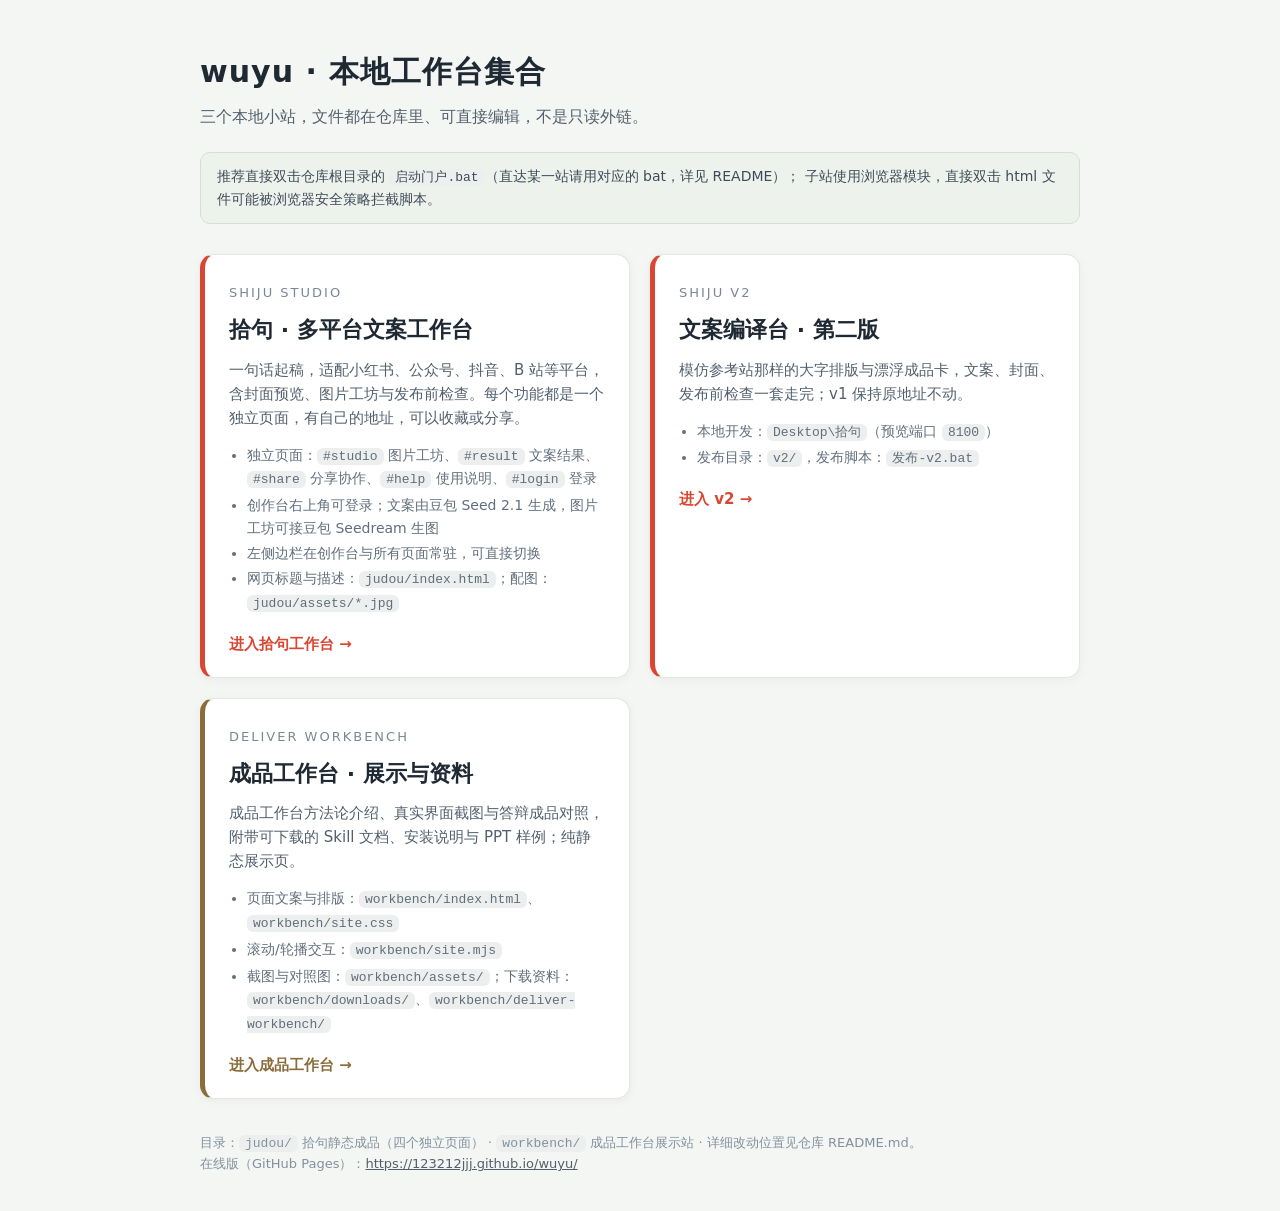
<file: index.html>
<!doctype html>
<html lang="zh-CN">
<head>
  <meta charset="utf-8">
  <meta name="viewport" content="width=device-width,initial-scale=1">
  <meta name="description" content="拾句 SHIJU 多平台文案工作台：v1 主站、v2 开发版与成品工作台展示页。">
  <title>wuyu · 本地工作台集合</title>
  <style>
    * { box-sizing: border-box; }
    body {
      margin: 0; min-height: 100vh; background: #f4f6f3; color: #1f2933;
      font-family: "PingFang SC", "Microsoft YaHei", "Segoe UI", system-ui, sans-serif;
      line-height: 1.6; padding: 48px 24px;
    }
    .wrap { max-width: 880px; margin: 0 auto; }
    header h1 { font-size: 30px; margin: 0 0 8px; letter-spacing: 1px; }
    header p.sub { margin: 0 0 6px; color: #52606d; }
    .hint {
      background: #eef2ec; border: 1px solid #d6e0d2; border-radius: 10px;
      padding: 12px 16px; font-size: 14px; color: #3e4c59; margin: 22px 0 30px;
    }
    .cards { display: grid; grid-template-columns: repeat(auto-fit, minmax(320px, 1fr)); gap: 20px; }
    a.card {
      display: block; text-decoration: none; color: inherit; background: #fff;
      border: 1px solid #e2e8e1; border-left: 5px solid #2f7d5b; border-radius: 14px;
      padding: 24px 24px 20px; box-shadow: 0 2px 10px rgba(31,41,51,.05);
      transition: transform .12s ease, box-shadow .12s ease;
    }
    a.card.judou { border-left-color: #d94732; }
    a.card.workbench { border-left-color: #8a6d3b; }
    a.card:hover { transform: translateY(-2px); box-shadow: 0 8px 22px rgba(31,41,51,.12); }
    .card .kicker { font-size: 13px; color: #7b8794; letter-spacing: 2px; }
    .card h2 { margin: 8px 0 10px; font-size: 22px; }
    .card p.desc { margin: 0 0 14px; font-size: 15px; color: #52606d; }
    .card ul { margin: 0 0 16px; padding-left: 18px; font-size: 14px; color: #616e7c; }
    .card ul li { margin: 3px 0; }
    .go { display: inline-block; font-size: 15px; font-weight: 600; color: #2f7d5b; }
    .card.judou .go { color: #d94732; }
    .card.workbench .go { color: #8a6d3b; }
    footer { margin-top: 34px; font-size: 13px; color: #8291a0; }
    footer a { color: #52606d; word-break: break-all; }
    code { background: #ecefed; padding: 1px 6px; border-radius: 6px; font-size: 13px; }
  </style>
</head>
<body>
  <div class="wrap">
    <header>
      <h1>wuyu · 本地工作台集合</h1>
      <p class="sub">三个本地小站，文件都在仓库里、可直接编辑，不是只读外链。</p>
      <div class="hint">
        推荐直接双击仓库根目录的 <code>启动门户.bat</code>（直达某一站请用对应的 bat，详见 README）；
        子站使用浏览器模块，直接双击 html 文件可能被浏览器安全策略拦截脚本。
      </div>
    </header>

    <section class="cards">
      <a class="card judou" href="./judou/">
        <span class="kicker">SHIJU STUDIO</span>
        <h2>拾句 · 多平台文案工作台</h2>
        <p class="desc">一句话起稿，适配小红书、公众号、抖音、B 站等平台，含封面预览、图片工坊与发布前检查。每个功能都是一个独立页面，有自己的地址，可以收藏或分享。</p>
        <ul>
          <li>独立页面：<code>#studio</code> 图片工坊、<code>#result</code> 文案结果、<code>#share</code> 分享协作、<code>#help</code> 使用说明、<code>#login</code> 登录</li>
          <li>创作台右上角可登录；文案由豆包 Seed 2.1 生成，图片工坊可接豆包 Seedream 生图</li>
          <li>左侧边栏在创作台与所有页面常驻，可直接切换</li>
          <li>网页标题与描述：<code>judou/index.html</code>；配图：<code>judou/assets/*.jpg</code></li>
        </ul>
        <span class="go">进入拾句工作台 →</span>
      </a>

      <a class="card judou" href="./v2/">
        <span class="kicker">SHIJU V2</span>
        <h2>文案编译台 · 第二版</h2>
        <p class="desc">模仿参考站那样的大字排版与漂浮成品卡，文案、封面、发布前检查一套走完；v1 保持原地址不动。</p>
        <ul>
          <li>本地开发：<code>Desktop\拾句</code>（预览端口 <code>8100</code>）</li>
          <li>发布目录：<code>v2/</code>，发布脚本：<code>发布-v2.bat</code></li>
        </ul>
        <span class="go">进入 v2 →</span>
      </a>

      <a class="card workbench" href="./workbench/">
        <span class="kicker">DELIVER WORKBENCH</span>
        <h2>成品工作台 · 展示与资料</h2>
        <p class="desc">成品工作台方法论介绍、真实界面截图与答辩成品对照，附带可下载的 Skill 文档、安装说明与 PPT 样例；纯静态展示页。</p>
        <ul>
          <li>页面文案与排版：<code>workbench/index.html</code>、<code>workbench/site.css</code></li>
          <li>滚动/轮播交互：<code>workbench/site.mjs</code></li>
          <li>截图与对照图：<code>workbench/assets/</code>；下载资料：<code>workbench/downloads/</code>、<code>workbench/deliver-workbench/</code></li>
        </ul>
        <span class="go">进入成品工作台 →</span>
      </a>
    </section>

    <footer>
      目录：<code>judou/</code> 拾句静态成品（四个独立页面） · <code>workbench/</code> 成品工作台展示站 · 详细改动位置见仓库 README.md。<br>
      在线版（GitHub Pages）：<a href="https://123212jjj.github.io/wuyu/" target="_blank" rel="noopener">https://123212jjj.github.io/wuyu/</a>
    </footer>
  </div>
</body>
</html>
</file>
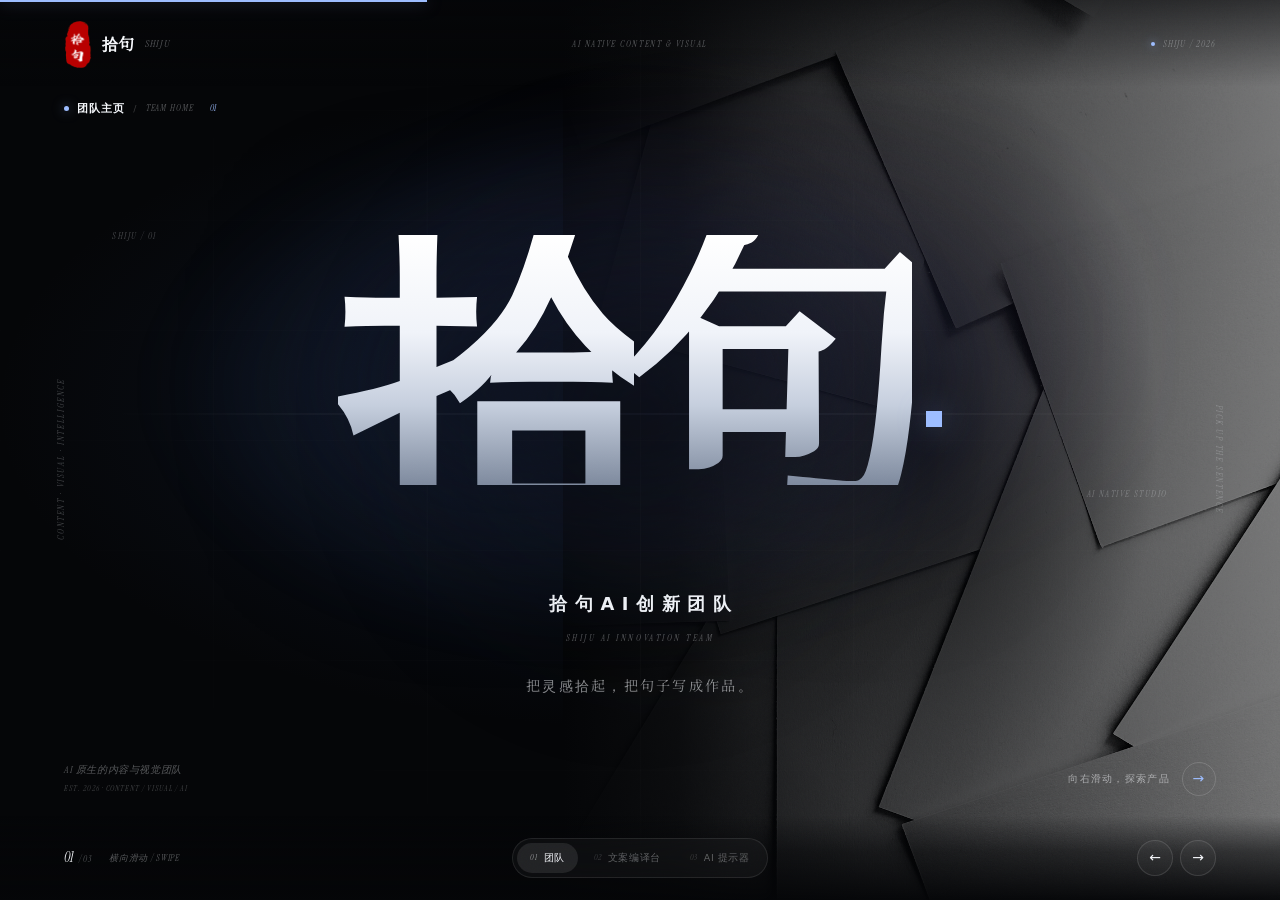
<file: v2/index.html>
<!doctype html>
<html lang="zh-CN">
<head>
  <meta charset="UTF-8" />
  <meta name="viewport" content="width=device-width, initial-scale=1.0, viewport-fit=cover" />
  <meta name="theme-color" content="#050608" />
  <meta name="color-scheme" content="dark" />
  <meta name="format-detection" content="telephone=no,email=no,address=no" />
  <title>拾句AI创新团队 · 把灵感拾起，把句子写成作品</title>
  <meta name="description" content="拾句AI创新团队主页。左右滑动，进入文案编译台与 AI 提示器：一个面向大众，一个面向专业创作者。" />
  <meta property="og:type" content="website" />
  <meta property="og:title" content="拾句AI创新团队" />
  <meta property="og:description" content="把灵感拾起，把句子写成作品。左右滑动，探索两个产品主页。" />
  <link rel="icon" type="image/png" href="./assets/brand-brush-square.png" />
  <link rel="preload" href="./assets/shiju-serif.woff2" as="font" type="font/woff2" crossorigin />
  <link rel="preload" href="./assets/instrument-italic.woff2" as="font" type="font/woff2" crossorigin />
  <script>document.documentElement.classList.add('js');</script>
  <link rel="stylesheet" href="./styles.css?v=20261110-loop" />
</head>
<body data-theme="dark" data-slide="0">
  <div class="slide-progress" aria-hidden="true"><span id="slideProgress"></span></div>
  <div class="grain" aria-hidden="true"></div>

  <header class="site-head" id="siteHead">
    <a class="brand" href="#team" data-goto="0" aria-label="拾句，回到团队主页">
      <img class="brand__seal" src="./assets/brand-brush.png" alt="" />
      <span class="brand__name">拾句</span>
      <span class="brand__en">SHIJU</span>
    </a>
    <p class="head-note">AI NATIVE CONTENT &amp; VISUAL</p>
    <p class="head-status"><i aria-hidden="true"></i> SHIJU / 2026</p>
  </header>

  <main class="portal" id="portal" aria-label="拾句主页合集">
    <div class="portal__track" id="track">

      <!-- =========================================================
           SLIDE 01 · TEAM
      ========================================================== -->
      <section class="slide slide--team is-active" data-index="0" data-theme="dark" data-hash="team" aria-label="拾句AI创新团队主页">
        <div class="team-bg" aria-hidden="true">
          <div class="team-bg__paper"><img src="./assets/team-paper.jpg" alt="" /></div>
          <div class="team-bg__grid"></div>
          <div class="team-bg__glow"></div>
          <div class="team-bg__halo"></div>
        </div>

        <div class="slide-label anim" style="--d: .06s">
          <span class="slide-label__dot"></span>
          <span class="slide-label__main">团队主页</span>
          <span class="slide-label__sep">/</span>
          <span class="slide-label__en">TEAM HOME</span>
          <span class="slide-label__no">01</span>
        </div>

        <span class="team-side team-side--left anim" style="--d: .66s" aria-hidden="true">CONTENT · VISUAL · INTELLIGENCE</span>
        <span class="team-side team-side--right anim" style="--d: .72s" aria-hidden="true">PICK UP THE SENTENCE</span>

        <div class="team-hero">
          <div class="logo-stage">
            <span class="stage-label stage-label--tl" aria-hidden="true">SHIJU / 01</span>
            <span class="stage-label stage-label--br" aria-hidden="true">AI NATIVE STUDIO</span>

            <h1 class="logo" aria-label="拾句">
              <span class="logo__char logo__char--one anim" style="--d: .12s">拾</span>
              <span class="logo__char logo__char--two anim" style="--d: .2s">句</span>
              <span class="logo__dot anim" style="--d: .5s" aria-hidden="true"></span>
            </h1>
          </div>

          <div class="team-intro">
            <p class="team-name anim" style="--d: .34s">拾句AI创新团队</p>
            <p class="team-en anim" style="--d: .4s">SHIJU AI INNOVATION TEAM</p>
            <p class="tagline anim" style="--d: .48s">把灵感拾起，把句子写成作品。</p>
          </div>
        </div>

        <div class="team-bottom">
          <p class="team-bottom__note anim" style="--d: .58s">AI 原生的内容与视觉团队<br /><span>EST. 2026 · CONTENT / VISUAL / AI</span></p>
          <a class="swipe-link anim" style="--d: .64s" href="#copy" data-goto="1">
            <span>向右滑动，探索产品</span><i aria-hidden="true">→</i>
          </a>
        </div>
      </section>

      <!-- =========================================================
           SLIDE 02 · COPY COMPILER
      ========================================================== -->
      <section class="slide slide--copy" data-index="1" data-theme="dark" data-hash="copy" aria-label="文案编译台主页，面向大众">
        <div class="copy-bg" aria-hidden="true">
          <div class="copy-bg__grid"></div>
          <div class="copy-bg__glow"></div>
          <div class="copy-bg__ring"></div>
        </div>

        <div class="slide-label anim" style="--d: .06s">
          <span class="slide-label__dot"></span>
          <span class="slide-label__main">大众向 · 文案编译台</span>
          <span class="slide-label__sep">/</span>
          <span class="slide-label__en">FOR EVERYONE</span>
          <span class="slide-label__no">PRODUCT 01</span>
        </div>

        <div class="product-layout">
          <div class="product-copy">
            <p class="product-kicker anim" style="--d: .1s">文案编译台 · COPY COMPILER</p>
            <h2 class="product-title anim" style="--d: .16s">一句话，<br /><em>编译成能发的。</em></h2>
            <p class="product-desc anim" style="--d: .24s">给每一个想把话说好的人。写下产品、人群与语气，标题、正文、话题和封面，一起长出来。</p>
            <ul class="product-tags anim" style="--d: .3s" aria-label="支持平台">
              <li><img class="platform-icon" src="./assets/platforms/xhs.png" width="16" height="16" alt="" draggable="false" decoding="async" />小红书</li>
              <li><img class="platform-icon" src="./assets/platforms/wechat.png" width="16" height="16" alt="" draggable="false" decoding="async" />公众号</li>
              <li><img class="platform-icon" src="./assets/platforms/douyin.png" width="16" height="16" alt="" draggable="false" decoding="async" />抖音</li>
              <li><img class="platform-icon" src="./assets/platforms/bilibili.png" width="16" height="16" alt="" draggable="false" decoding="async" />B站</li>
            </ul>
          </div>

          <div class="copy-visual anim" style="--d: .2s" aria-hidden="true">
            <div class="copy-visual__halo"></div>
            <div class="copy-stack">
              <div class="platform-card platform-card--wx">
                <span class="platform-card__tag"><img src="./assets/platforms/wechat.png" width="12" height="12" alt="" draggable="false" decoding="async" />公众号长文</span>
                <p>把一件小事，<br />写成一封长信。</p>
                <small>标题 / 摘要 / 分段</small>
              </div>
              <div class="platform-card platform-card--dy">
                <span class="platform-card__tag"><img src="./assets/platforms/douyin.png" width="12" height="12" alt="" draggable="false" decoding="async" />抖音分镜</span>
                <p>0–3s，<br />先抓住人。</p>
                <small>钩子 / 口播 / 节奏</small>
              </div>

              <div class="compile-window">
                <div class="compile-bar">
                  <span class="window-dots"><i></i><i></i><i></i></span>
                  <span>compile / xiaohongshu</span>
                  <b>READY</b>
                </div>
                <div class="compile-body">
                  <p class="compile-label">标题</p>
                  <p class="compile-title">把下午的光，<br />写进一杯咖啡里。</p>
                  <p class="compile-label">正文</p>
                  <p class="compile-text">光落在杯沿的时候，连待办都慢了下来。没有复杂的构图，只有浅棕的咖啡液和窗边一小块安静的下午。</p>
                  <div class="compile-tags"><span># 咖啡日常</span><span># 松弛感</span><span># 下午三点</span></div>
                </div>
                <div class="compile-foot"><span>标题 / 正文 / 话题 / 封面</span><b>可复制 ↗</b></div>
              </div>

              <span class="compile-pill compile-pill--a">一句交代</span>
              <span class="compile-pill compile-pill--b">四端适配</span>
              <span class="compile-pill compile-pill--c">一键成篇</span>
            </div>
          </div>
        </div>

        <a class="enter-btn enter-btn--light anim" style="--d: .38s" href="./copy/" target="_blank" rel="noopener noreferrer">
          <span><small>OPEN THE SITE</small>进入文案编译台</span><i aria-hidden="true">↗</i>
        </a>
      </section>

      <!-- =========================================================
           SLIDE 03 · AI PROMPTER
      ========================================================== -->
      <section class="slide slide--prompt" data-index="2" data-theme="dark" data-hash="prompt" aria-label="AI 提示器主页，面向专业人员">
        <div class="prompt-bg" aria-hidden="true">
          <div class="prompt-bg__grid"></div>
          <div class="prompt-bg__glow"></div>
          <div class="prompt-bg__orbit"></div>
        </div>

        <div class="slide-label anim" style="--d: .06s">
          <span class="slide-label__dot"></span>
          <span class="slide-label__main">专业向 · AI 提示器</span>
          <span class="slide-label__sep">/</span>
          <span class="slide-label__en">FOR PROFESSIONALS</span>
          <span class="slide-label__no">PRODUCT 02</span>
        </div>

        <div class="product-layout product-layout--reverse">
          <div class="product-copy">
            <p class="product-kicker anim" style="--d: .1s">AI 提示器</p>
            <h2 class="product-title anim" style="--d: .16s">把提示词，<br /><em>做成生产力。</em></h2>
            <p class="product-desc anim" style="--d: .24s">给把 AI 当同事的专业创作者。结构化提示、上下文、工作流与成品交付，在一个台面上完成。</p>
            <ul class="product-tags anim" style="--d: .3s" aria-label="专业能力">
              <li><i class="dot-mcp"></i>结构化提示</li>
              <li><i class="dot-context"></i>上下文</li>
              <li><i class="dot-flow"></i>工作流</li>
              <li><i class="dot-deliver"></i>成品交付</li>
            </ul>
          </div>

          <div class="prompt-visual anim" style="--d: .2s" aria-hidden="true">
            <div class="prompt-visual__halo"></div>
            <div class="prompt-console">
              <div class="prompt-bar">
                <span class="window-dots"><i></i><i></i><i></i></span>
                <span>prompt_desk / session_03</span>
                <b><i></i>LIVE</b>
              </div>

              <div class="prompt-body">
                <aside class="prompt-side">
                  <p>MODULES</p>
                  <span class="is-on"><i>01</i>SYSTEM</span>
                  <span><i>02</i>CONTEXT</span>
                  <span><i>03</i>TASK</span>
                  <span><i>04</i>OUTPUT</span>
                  <div class="prompt-side__foot">PRO MODE</div>
                </aside>

                <div class="prompt-main">
                  <p class="prompt-crumb">workspace / professional / session_03</p>

                  <div class="prompt-query">
                    <span>USER</span>
                    <p>把这份材料，变成一份可以直接交付的提案。</p>
                  </div>

                  <div class="prompt-step">
                    <i>01</i>
                    <p>读取上下文，提炼关键判断</p>
                    <b>DONE</b>
                  </div>
                  <div class="prompt-step is-running">
                    <i>02</i>
                    <p>追问缺失信息，明确交付标准</p>
                    <b>RUNNING</b>
                  </div>
                  <div class="prompt-step">
                    <i>03</i>
                    <p>生成成品，自检后交付</p>
                    <b>WAIT</b>
                  </div>

                  <div class="prompt-input"><span>&gt;</span><p>继续追问，或直接开始…</p><i></i></div>
                </div>
              </div>

              <div class="prompt-deliver">
                <span>DELIVERABLES</span>
                <b>提案_v3.pptx</b>
                <b>讲稿.md</b>
                <b>检查清单</b>
                <i>READY</i>
              </div>
            </div>

            <span class="prompt-chip prompt-chip--a">MCP</span>
            <span class="prompt-chip prompt-chip--b">SKILL</span>
            <span class="prompt-chip prompt-chip--c">CONTEXT</span>
            <span class="prompt-chip prompt-chip--d">AGENT</span>
          </div>
        </div>

        <a class="enter-btn enter-btn--light anim" style="--d: .38s" href="./ai-prompt/" target="_blank" rel="noopener noreferrer">
          <span><small>OPEN THE SITE</small>进入 AI 提示器</span><i aria-hidden="true">↗</i>
        </a>
      </section>

    </div>
  </main>

  <footer class="portal-rail" aria-label="主页导航">
    <div class="rail-meta">
      <span class="rail-counter" aria-live="polite" aria-atomic="true"><b id="railIndex">01</b><span>/ 03</span></span>
      <span class="rail-hint">横向滑动 / SWIPE</span>
    </div>

    <nav class="rail-tabs" aria-label="切换主页">
      <button type="button" class="rail-tab is-active" data-goto="0" aria-current="true">
        <i>01</i><span class="rail-tab__long">团队</span><span class="rail-tab__short">团队</span>
      </button>
      <button type="button" class="rail-tab" data-goto="1" aria-current="false">
        <i>02</i><span class="rail-tab__long">文案编译台</span><span class="rail-tab__short">文案台</span>
      </button>
      <button type="button" class="rail-tab" data-goto="2" aria-current="false">
        <i>03</i><span class="rail-tab__long">AI 提示器</span><span class="rail-tab__short">提示器</span>
      </button>
    </nav>

    <div class="rail-arrows">
      <button type="button" class="rail-arrow" id="prevSlide" aria-label="上一页">←</button>
      <button type="button" class="rail-arrow" id="nextSlide" aria-label="下一页">→</button>
    </div>
  </footer>

  <script src="./app.js?v=20261110-loop" defer></script>
</body>
</html>
</file>
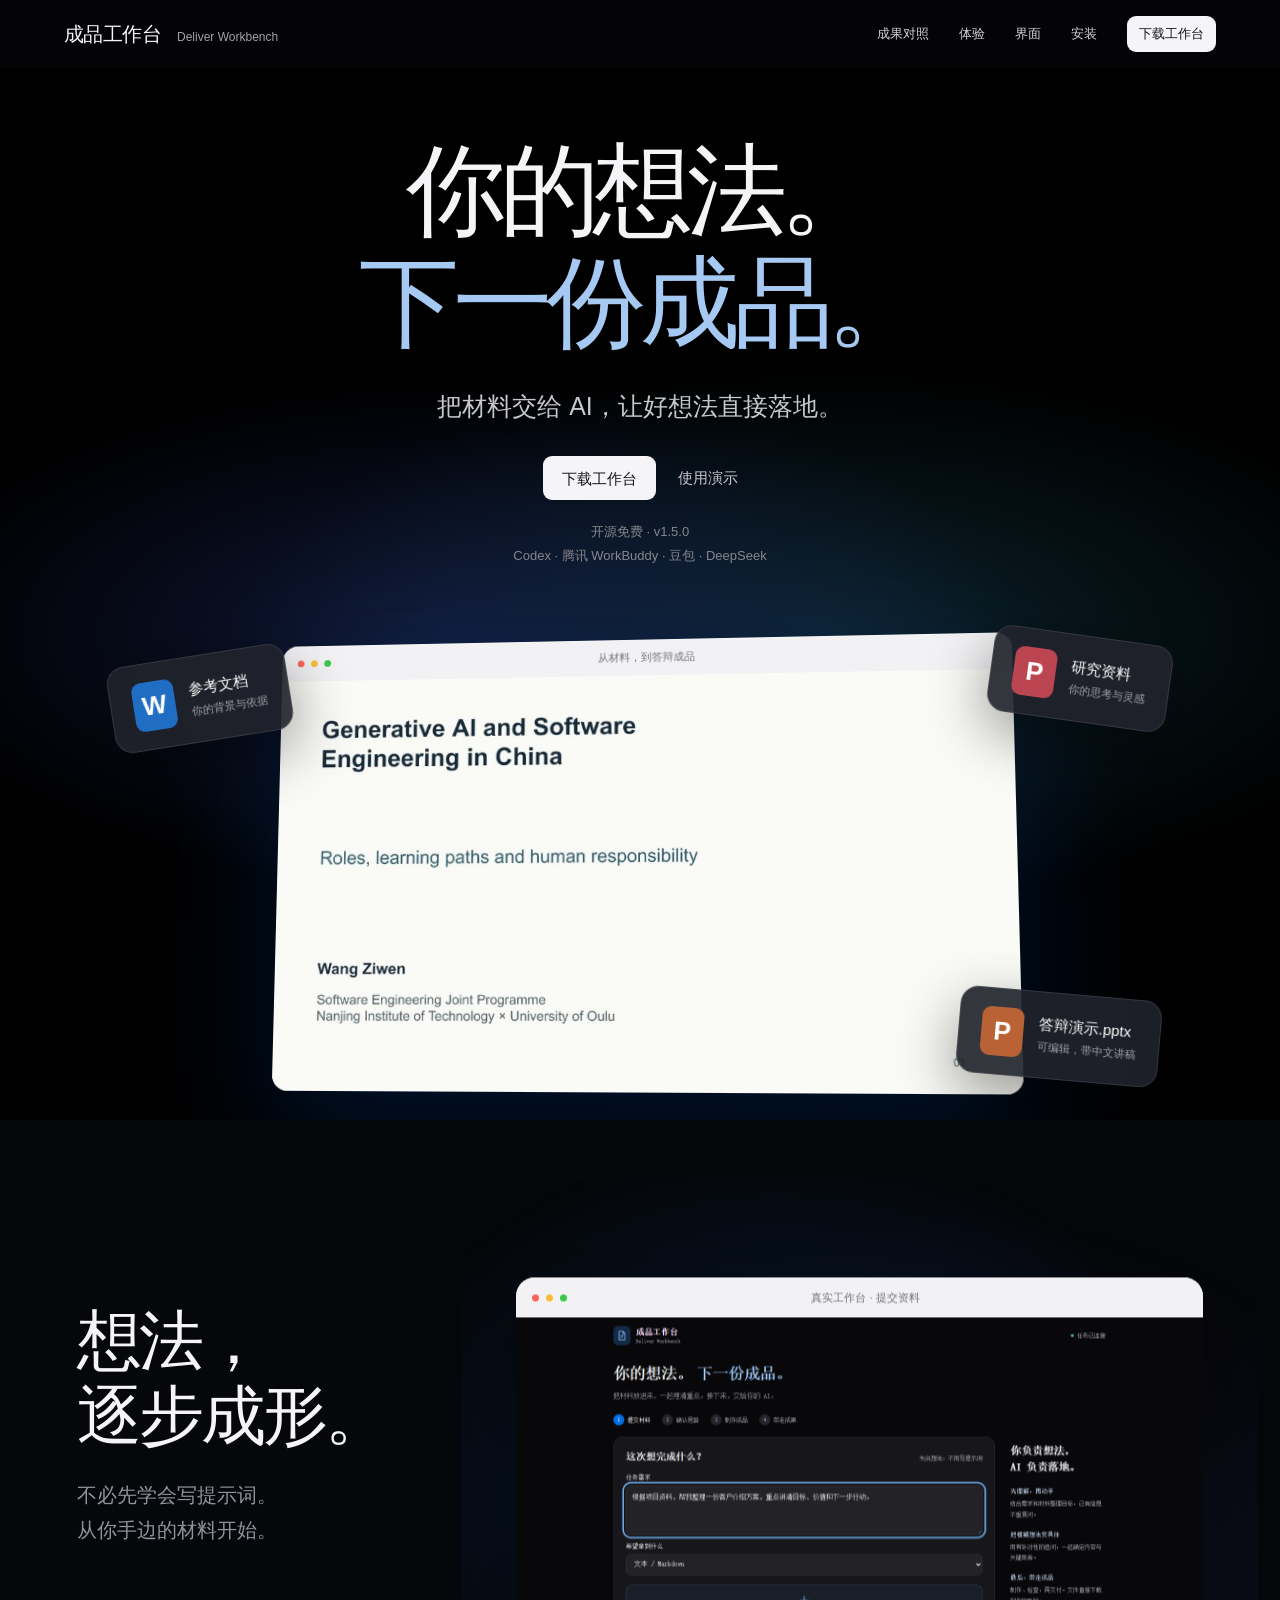
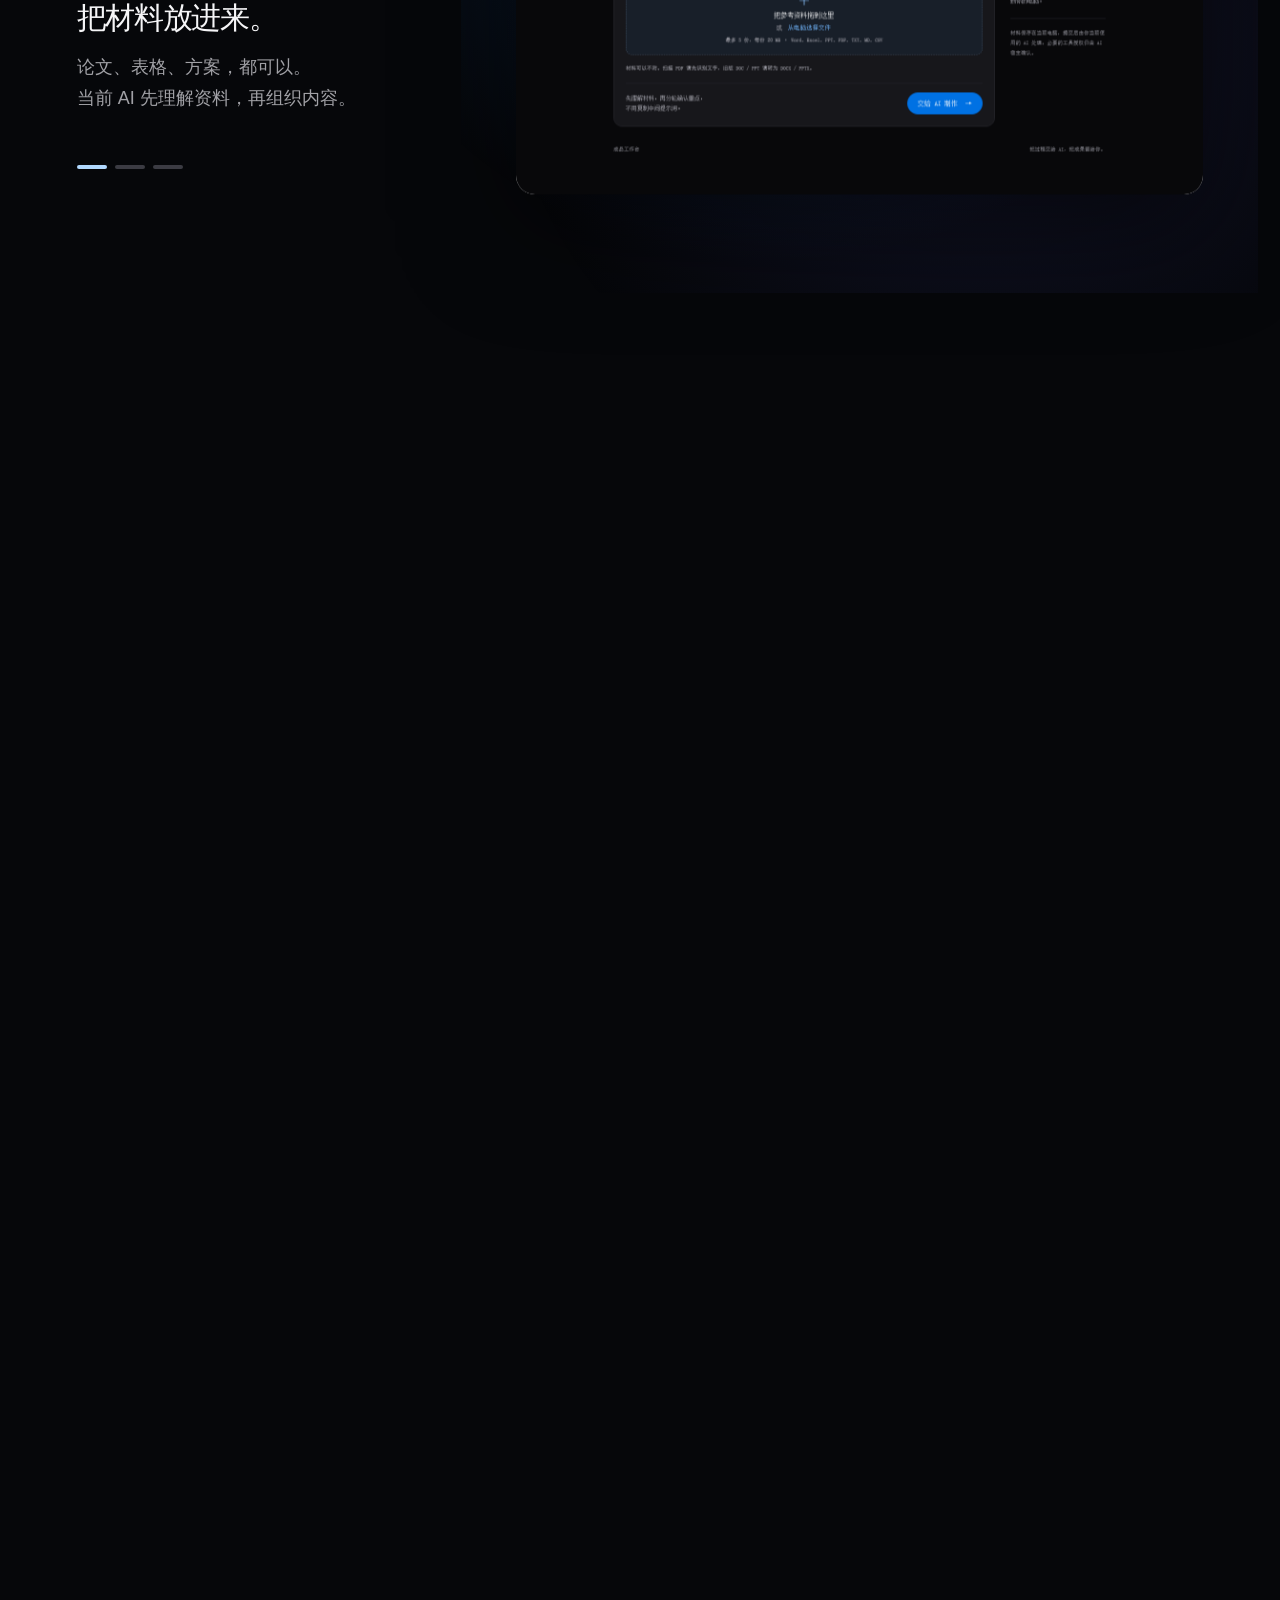
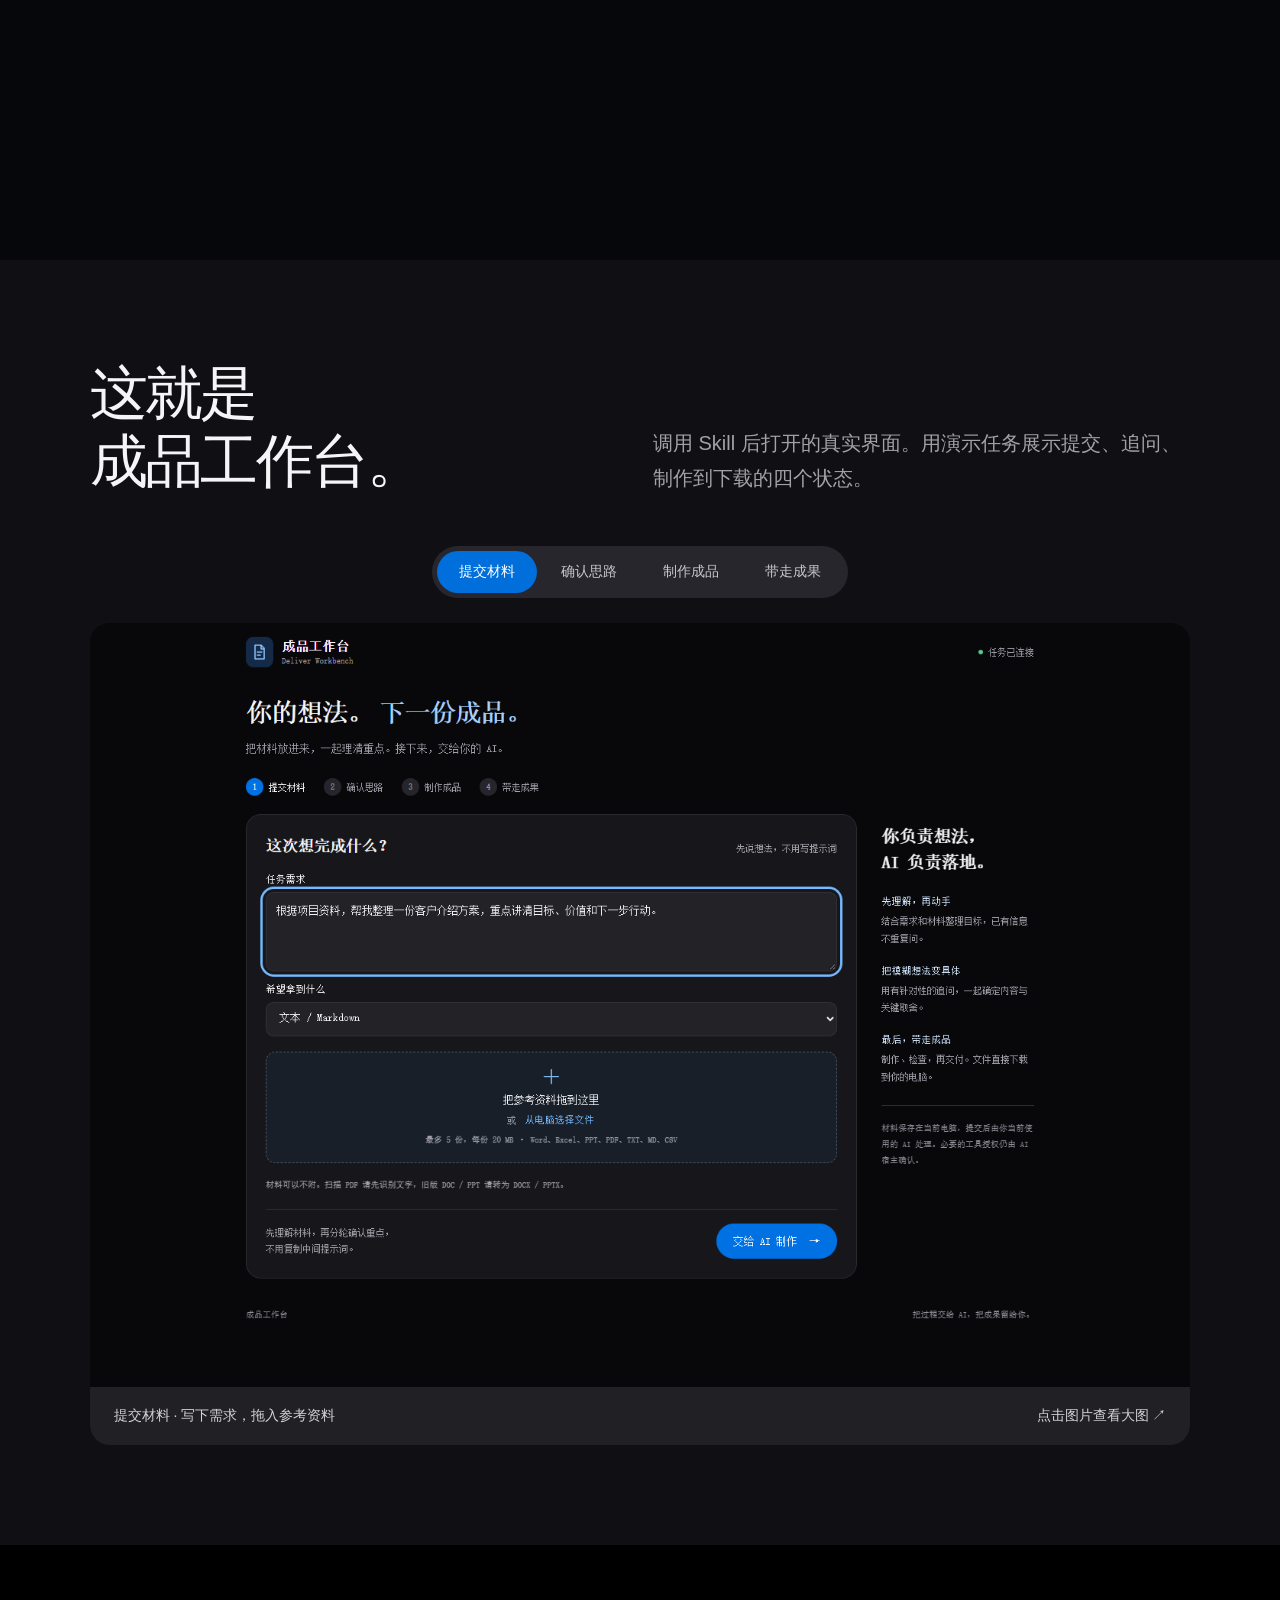
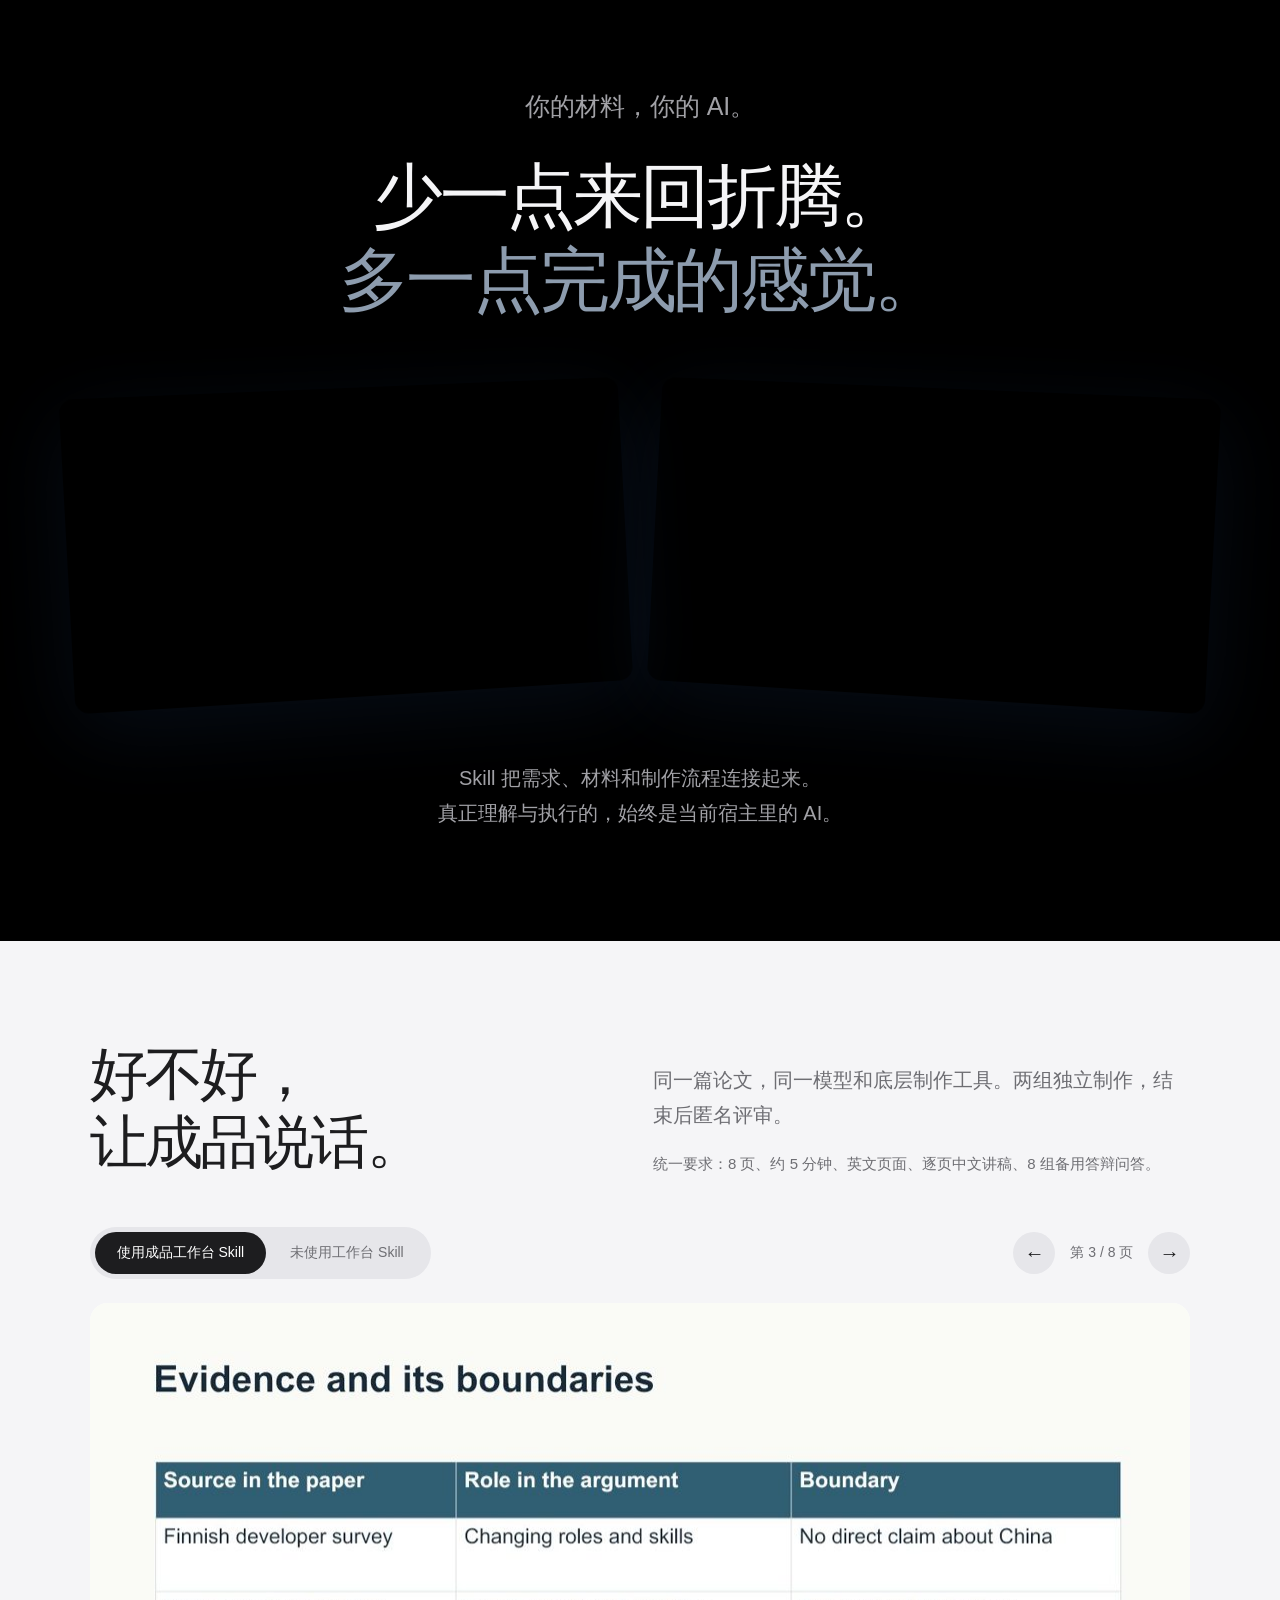
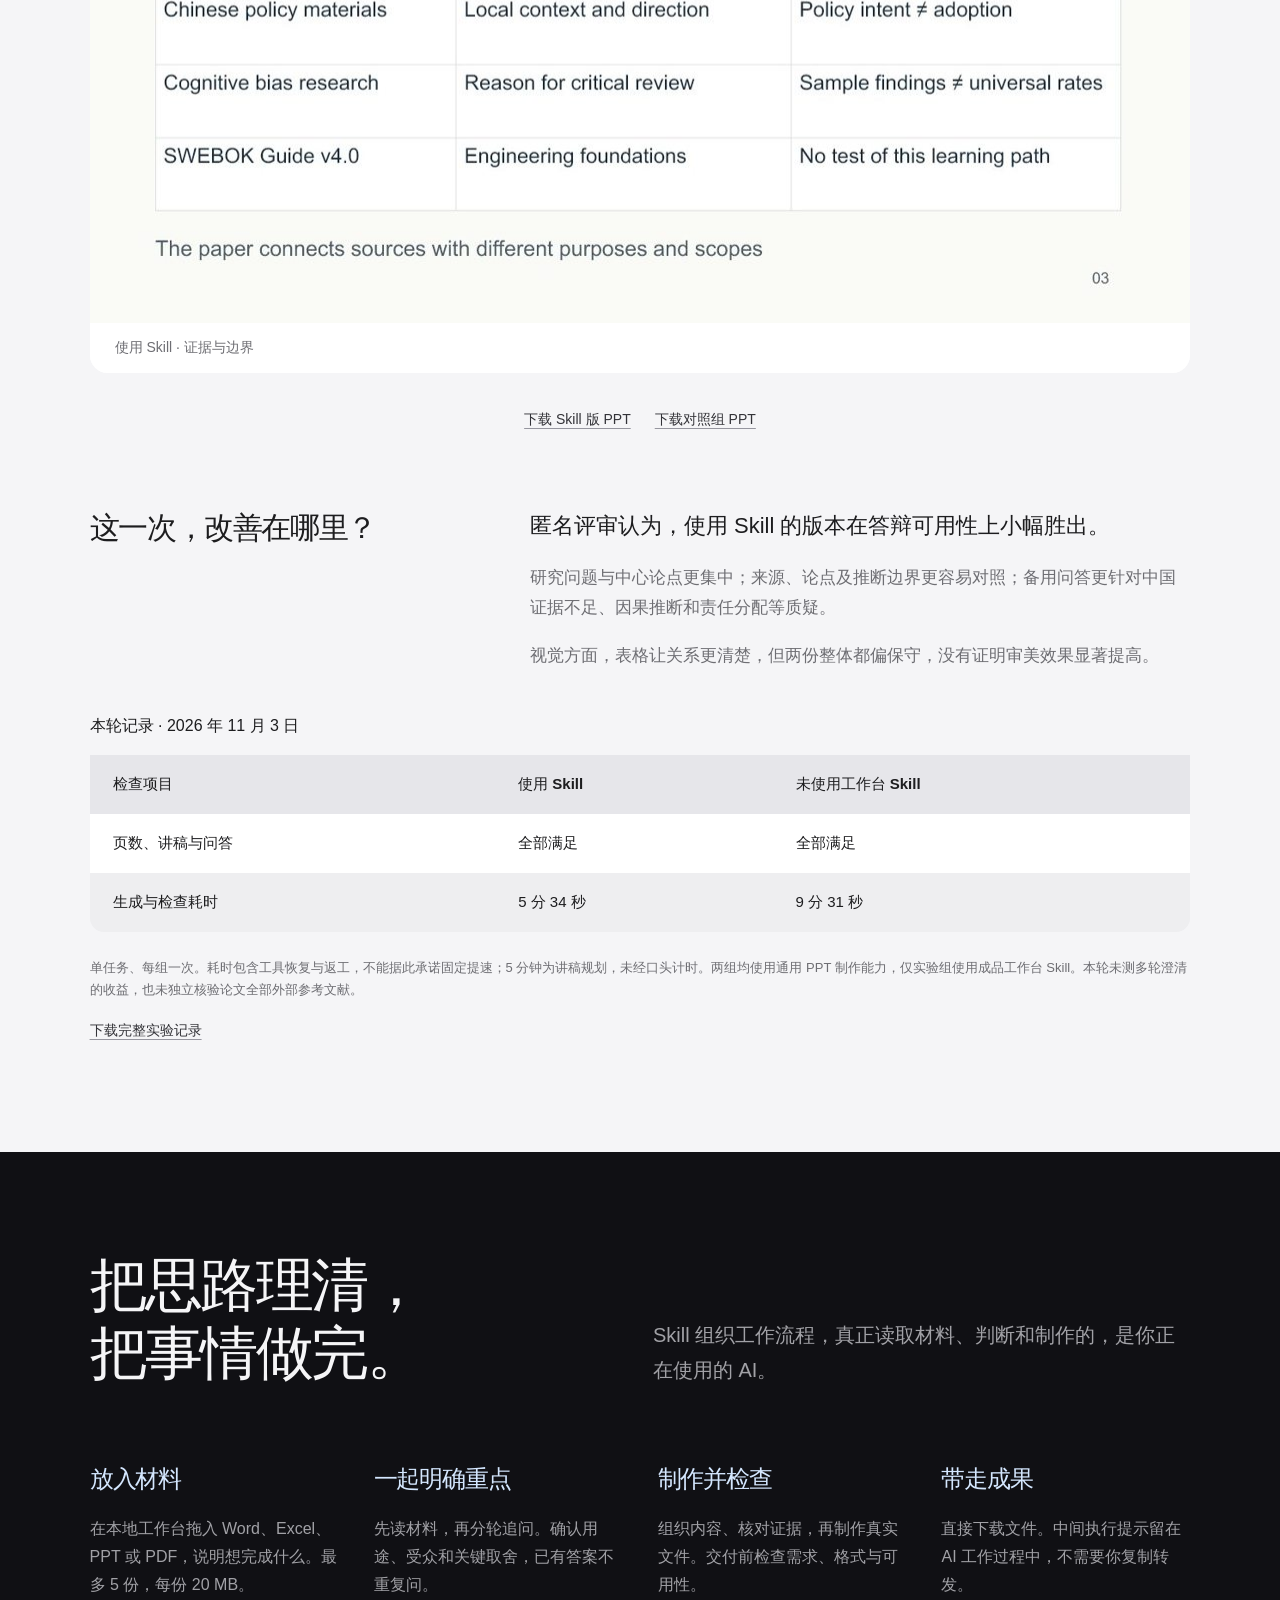
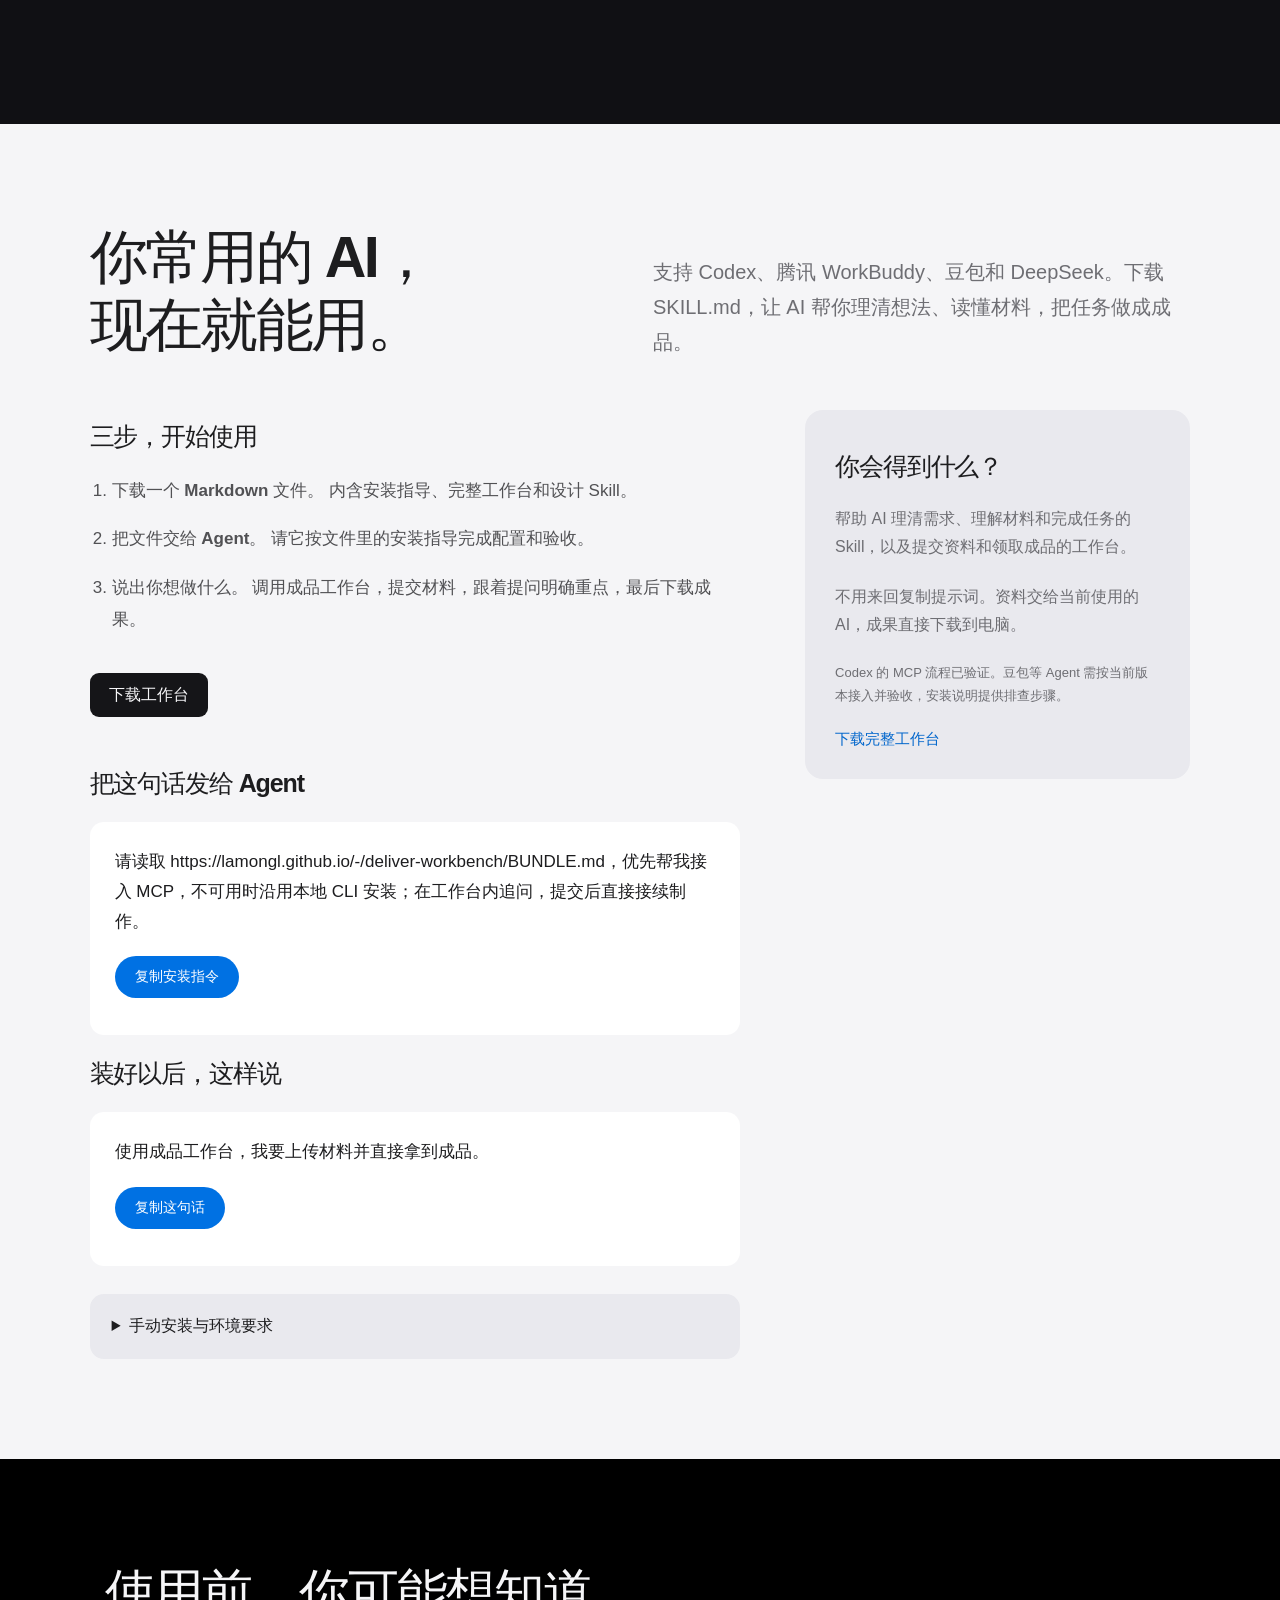
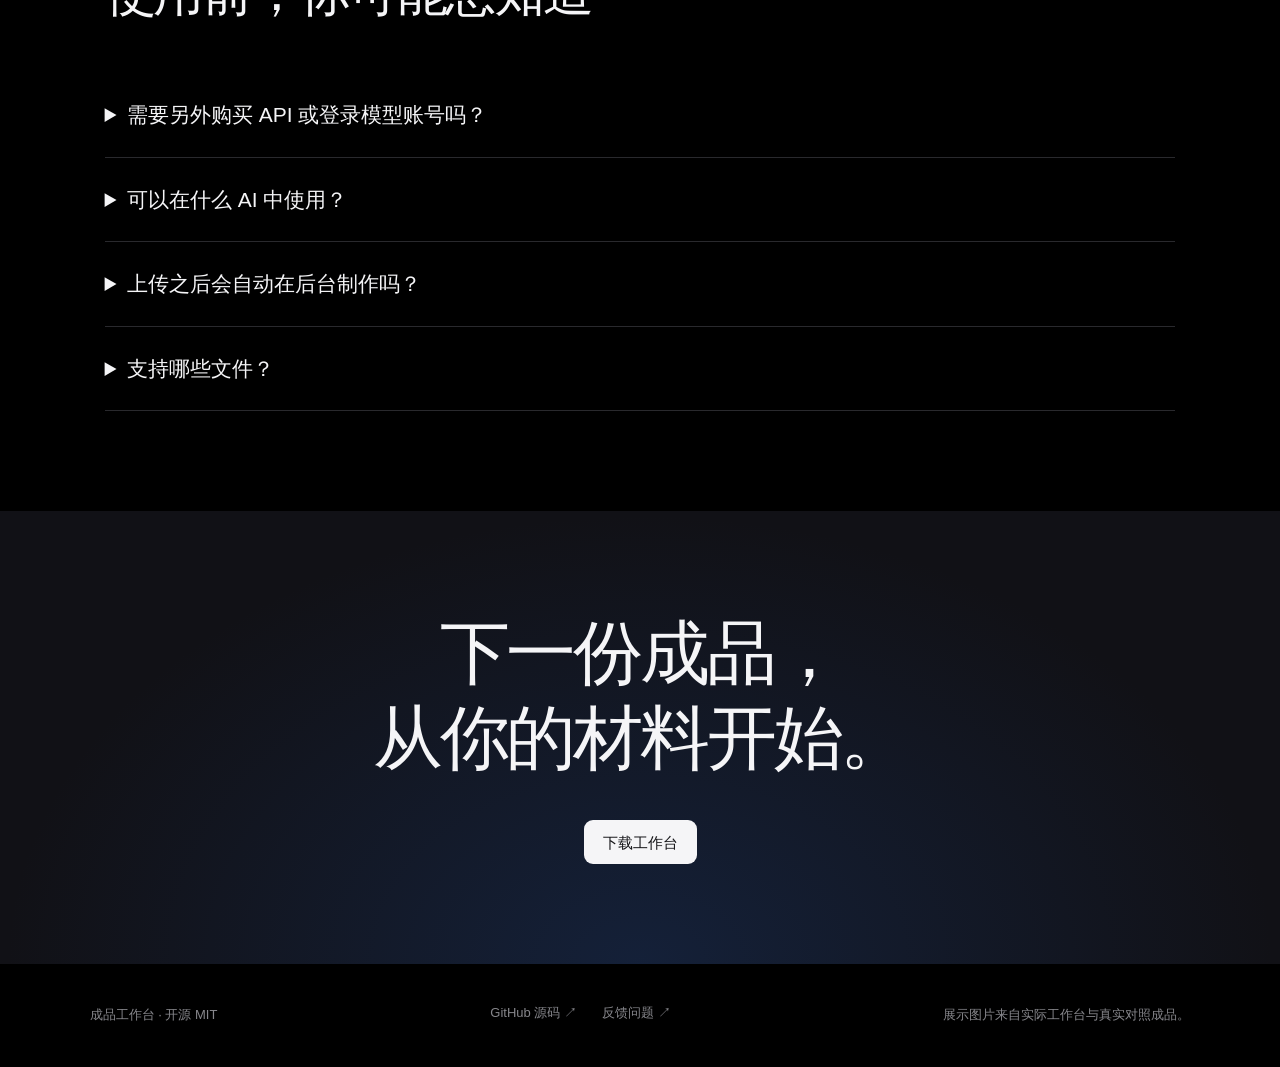
<file: workbench/index.html>
<!doctype html>
<html lang="zh-CN"><head><meta charset="utf-8"><meta name="viewport" content="width=device-width,initial-scale=1"><meta http-equiv="Content-Security-Policy" content="default-src 'self'; script-src 'self'; style-src 'self'; connect-src 'self'; object-src 'none'; base-uri 'none'; form-action 'none'"><meta name="referrer" content="no-referrer"><meta name="description" content="成品工作台：把资料交给当前AI，通过必要追问直接获得成品。下载开源Skill，查看同条件答辩PPT对照成果。"><meta name="theme-color" content="#000000"><title>成品工作台 — 你的想法，下一份成品</title><link rel="icon" href="./favicon.svg" type="image/svg+xml"><link rel="stylesheet" href="./site.css"><script type="module" src="./site.mjs"></script></head>
<body><a class="skip" href="#main">跳到内容</a>
<header><a class="brand" href="#">成品工作台<span>Deliver Workbench</span></a><nav aria-label="主导航"><a href="#results">成果对照</a><a href="#experience">体验</a><a href="#workbench">界面</a><a href="#install">安装</a><a class="nav-download skill-download" href="./deliver-workbench/BUNDLE.md" download="成品工作台.md">下载工作台</a></nav></header>
<main id="main">
<section class="hero" aria-labelledby="title">
 <div class="hero-copy"><h1 id="title">你的想法。<br><span>下一份成品。</span></h1><p class="standfirst">把材料交给 AI，让好想法直接落地。</p><div class="hero-actions"><a class="button skill-download" href="./deliver-workbench/BUNDLE.md" download="成品工作台.md">下载工作台</a><a class="text-link" href="#experience">使用演示</a></div><p class="hero-note">开源免费 · v1.5.0<br>Codex · 腾讯 WorkBuddy · 豆包 · DeepSeek</p></div>
 <div class="hero-product" aria-label="真实成品与参考材料展示"><div class="floating-file file-word"><span>W</span><div>参考文档<small>你的背景与依据</small></div></div><div class="floating-file file-pdf"><span>P</span><div>研究资料<small>你的思考与灵感</small></div></div><div class="hero-deck"><div class="window-bar"><i></i><i></i><i></i><span>从材料，到答辩成品</span></div><img src="./assets/with-1.jpg" width="1280" height="720" alt="本项目生成的英文答辩PPT封面"></div><div class="floating-file file-ppt"><span>P</span><div>答辩演示.pptx<small>可编辑，带中文讲稿</small></div></div></div>
</section>
<section id="experience" class="scroll-story" aria-label="滚动了解工作方式"><div class="story-sticky"><div class="story-copy"><div class="story-heading"><h2>想法，<br>逐步成形。</h2><p>不必先学会写提示词。<br>从你手边的材料开始。</p></div><div class="story-texts"><article class="story-text" data-chapter="0"><h3>把材料放进来。</h3><p>论文、表格、方案，都可以。<br>当前 AI 先理解资料，再组织内容。</p></article><article class="story-text" data-chapter="1"><h3>让思路清晰起来。</h3><p>通过有针对性的追问，<br>一起确定用途、受众与关键取舍。</p></article><article class="story-text" data-chapter="2"><h3>把成品带走。</h3><p>内容加工、制作、检查。<br>交付文件，不再转发中间提示词。</p></article></div><div class="story-progress" aria-hidden="true"><span></span><span></span><span></span></div></div><div class="story-visual"><div class="scene scene-material" data-scene="0"><div class="window-bar"><i></i><i></i><i></i><span>真实工作台 · 提交资料</span></div><img src="./assets/workbench-input.png" width="1440" height="1000" alt="实际运行中的成品工作台，提交材料与需求界面"></div><div class="scene scene-question" data-scene="1"><div class="window-bar"><i></i><i></i><i></i><span>真实工作台 · 确认思路</span></div><img src="./assets/workbench-questions.png" width="1440" height="1000" alt="实际运行中的成品工作台，选择或输入澄清回答的界面" loading="lazy"></div><div class="scene scene-result" data-scene="2"><div class="window-bar"><i></i><i></i><i></i><span>真实工作台 · 下载成果</span></div><img src="./assets/workbench-done.png" width="1440" height="1000" alt="实际运行中的成品工作台，下载任务成品的界面" loading="lazy"></div></div></div></section>
<section class="actual-workbench" id="workbench" aria-labelledby="workbench-title"><div class="section-intro"><h2 id="workbench-title">这就是<br>成品工作台。</h2><p>调用 Skill 后打开的真实界面。用演示任务展示提交、追问、制作到下载的四个状态。</p></div><div class="workbench-tabs switch" role="group" aria-label="选择工作台状态"><button type="button" data-workbench-shot="input" aria-pressed="true">提交材料</button><button type="button" data-workbench-shot="questions" aria-pressed="false">确认思路</button><button type="button" data-workbench-shot="working" aria-pressed="false">制作成品</button><button type="button" data-workbench-shot="done" aria-pressed="false">带走成果</button></div><figure class="workbench-shot"><a id="workbench-full" href="./assets/workbench-input.png" target="_blank" rel="noopener" aria-label="查看工作台截图大图"><img id="workbench-preview" src="./assets/workbench-input.png" width="1440" height="1000" alt="实际工作台：提交材料" loading="lazy"></a><figcaption><span id="workbench-caption" aria-live="polite">提交材料 · 写下需求，拖入参考资料</span><span>点击图片查看大图 ↗</span></figcaption></figure></section>
<section class="promise"><p>你的材料，你的 AI。</p><h2>少一点来回折腾。<br><span>多一点完成的感觉。</span></h2><div class="promise-pictures"><img src="./assets/with-4.jpg" alt="真实成品：工程师与AI的分工对照" width="1280" height="720" loading="lazy"><img src="./assets/with-6.jpg" alt="真实成品：系统验证与人的责任" width="1280" height="720" loading="lazy"></div><p class="promise-note">Skill 把需求、材料和制作流程连接起来。<br>真正理解与执行的，始终是当前宿主里的 AI。</p></section>
<section class="results light" id="results" aria-labelledby="results-title">
 <div class="section-intro"><h2 id="results-title">好不好，<br>让成品说话。</h2><div><p>同一篇论文，同一模型和底层制作工具。两组独立制作，结束后匿名评审。</p><p class="secondary">统一要求：8 页、约 5 分钟、英文页面、逐页中文讲稿、8 组备用答辩问答。</p></div></div>
 <div class="comparison-controls"><div class="switch" role="group" aria-label="选择对照组"><button id="choose-with" aria-pressed="true" type="button">使用成品工作台 Skill</button><button id="choose-without" aria-pressed="false" type="button">未使用工作台 Skill</button></div><div class="slide-controls"><button id="prev" type="button" aria-label="上一页">←</button><output id="slide-count" aria-live="polite">第 3 / 8 页</output><button id="next" type="button" aria-label="下一页">→</button></div></div>
 <figure class="slide-preview"><img id="preview" src="./assets/with-3.jpg" alt="使用Skill版本，第3页：证据与边界" width="1280" height="720"><figcaption id="preview-caption">使用 Skill · 证据与边界</figcaption></figure>
 <div class="download-pair"><a href="./downloads/with-skill.pptx" download>下载 Skill 版 PPT</a><a href="./downloads/without-skill.pptx" download>下载对照组 PPT</a></div>
 <noscript><p>逐页切换需要启用 JavaScript；两份完整 PPT 仍可直接下载查看。</p></noscript>
 <div class="findings"><h3>这一次，改善在哪里？</h3><div><p class="finding-main">匿名评审认为，使用 Skill 的版本在答辩可用性上小幅胜出。</p><p>研究问题与中心论点更集中；来源、论点及推断边界更容易对照；备用问答更针对中国证据不足、因果推断和责任分配等质疑。</p><p>视觉方面，表格让关系更清楚，但两份整体都偏保守，没有证明审美效果显著提高。</p></div></div>
 <div class="table-scroll"><table><caption>本轮记录 · 2026 年 11 月 3 日</caption><thead><tr><th scope="col">检查项目</th><th scope="col">使用 Skill</th><th scope="col">未使用工作台 Skill</th></tr></thead><tbody><tr><th scope="row">页数、讲稿与问答</th><td>全部满足</td><td>全部满足</td></tr><tr><th scope="row">生成与检查耗时</th><td>5 分 34 秒</td><td>9 分 31 秒</td></tr></tbody></table></div>
 <p class="study-note">单任务、每组一次。耗时包含工具恢复与返工，不能据此承诺固定提速；5 分钟为讲稿规划，未经口头计时。两组均使用通用 PPT 制作能力，仅实验组使用成品工作台 Skill。本轮未测多轮澄清的收益，也未独立核验论文全部外部参考文献。</p><p class="study-note-link"><a href="./downloads/comparison.md" download>下载完整实验记录</a></p>
</section>
<section id="workflow" class="workflow"><div class="section-intro"><h2>把思路理清，<br>把事情做完。</h2><p>Skill 组织工作流程，真正读取材料、判断和制作的，是你正在使用的 AI。</p></div><ol class="process"><li><h3>放入材料</h3><p>在本地工作台拖入 Word、Excel、PPT 或 PDF，说明想完成什么。最多 5 份，每份 20 MB。</p></li><li><h3>一起明确重点</h3><p>先读材料，再分轮追问。确认用途、受众和关键取舍，已有答案不重复问。</p></li><li><h3>制作并检查</h3><p>组织内容、核对证据，再制作真实文件。交付前检查需求、格式与可用性。</p></li><li><h3>带走成果</h3><p>直接下载文件。中间执行提示留在 AI 工作过程中，不需要你复制转发。</p></li></ol></section>
<section class="install light" id="install"><div class="section-intro"><h2>你常用的 AI，<br>现在就能用。</h2><p>支持 Codex、腾讯 WorkBuddy、豆包和 DeepSeek。下载 SKILL.md，让 AI 帮你理清想法、读懂材料，把任务做成成品。</p></div><div class="install-body"><div><h3>三步，开始使用</h3><ol><li><strong>下载一个 Markdown 文件。</strong> 内含安装指导、完整工作台和设计 Skill。</li><li><strong>把文件交给 Agent。</strong> 请它按文件里的安装指导完成配置和验收。</li><li><strong>说出你想做什么。</strong> 调用成品工作台，提交材料，跟着提问明确重点，最后下载成果。</li></ol><a class="button install-download skill-download" href="./deliver-workbench/BUNDLE.md" download="成品工作台.md">下载工作台</a><h3>把这句话发给 Agent</h3><div class="invocation"><p id="install-text">请读取 https://lamongl.github.io/-/deliver-workbench/BUNDLE.md，优先帮我接入 MCP，不可用时沿用本地 CLI 安装；在工作台内追问，提交后直接接续制作。</p><button id="copy-install" type="button">复制安装指令</button><span id="install-status" role="status"></span></div><h3>装好以后，这样说</h3><div class="invocation"><p id="invoke-text">使用成品工作台，我要上传材料并直接拿到成品。</p><button id="copy-invoke" type="button">复制这句话</button><span id="copy-status" role="status"></span></div><details class="advanced-install"><summary>手动安装与环境要求</summary><p>以下为 Codex 桌面端的手动安装方式，其他平台使用各自的 Skill 导入或配置入口。完整工作台需要平台支持本地连接器和文件制作工具。</p><ol><li>准备 Node.js 22.13 或更新版本。</li><li>将还原后的 <code>deliver-workbench</code> 文件夹放入 <code>~/.codex/skills/</code>，在该目录运行 <code>npm ci</code>。</li><li>用真实绝对路径配置下方命令，刷新连接或新开会话。</li></ol><pre><code>codex mcp add delivery_workbench -- &lt;Node绝对路径&gt; &lt;工作台目录/bridge/server.mjs绝对路径&gt;</code></pre><a href="https://github.com/lamongl/-/blob/main/skills/deliver-workbench/references/setup.md">查看完整安装说明 ↗</a></details></div><aside><h3>你会得到什么？</h3><p>帮助 AI 理清需求、理解材料和完成任务的 Skill，以及提交资料和领取成品的工作台。</p><p>不用来回复制提示词。资料交给当前使用的 AI，成果直接下载到电脑。</p><p class="compatibility-source">Codex 的 MCP 流程已验证。豆包等 Agent 需按当前版本接入并验收，安装说明提供排查步骤。</p><a href="./deliver-workbench/BUNDLE.md" download="成品工作台.md">下载完整工作台</a></aside></div></section>
<section class="faq"><h2>使用前，你可能想知道</h2><details><summary>需要另外购买 API 或登录模型账号吗？</summary><p>本项目不另调模型 API，使用当前 AI 宿主的模型、额度和工具。它不提供免费算力；宿主本身的账户和费用规则仍然适用。</p></details><details><summary>可以在什么 AI 中使用？</summary><p>优先接入 MCP，不可用时自动采用本地 CLI 安装流程。安装方式随平台不同；完整工作台需要对应工具支持连接器、读取资料与制作文件，普通聊天网页不一定提供这些入口。</p></details><details><summary>上传之后会自动在后台制作吗？</summary><p>宿主持续运行任务时，工作台提交材料或回答后会接着处理，无需回聊天输入“继续”。安装时需验收持续等待能力；若宿主已结束 AI 会话，网页无法自行唤醒模型。</p></details><details><summary>支持哪些文件？</summary><p>可读取 DOCX、XLSX、XLS、PPTX、文字型 PDF、TXT、MD 和 CSV。旧版 DOC/PPT 需转换，扫描 PDF 需先识别文字。成品格式取决于宿主实际具备的工具。</p></details></section>
<section class="final-cta"><h2>下一份成品，<br>从你的材料开始。</h2><a class="button skill-download" href="./deliver-workbench/BUNDLE.md" download="成品工作台.md">下载工作台</a></section>
</main><footer><p>成品工作台 · 开源 MIT</p><div><a href="https://github.com/lamongl/-">GitHub 源码 ↗</a><a href="https://github.com/lamongl/-/issues">反馈问题 ↗</a></div><p>展示图片来自实际工作台与真实对照成品。</p></footer></body></html>
</file>
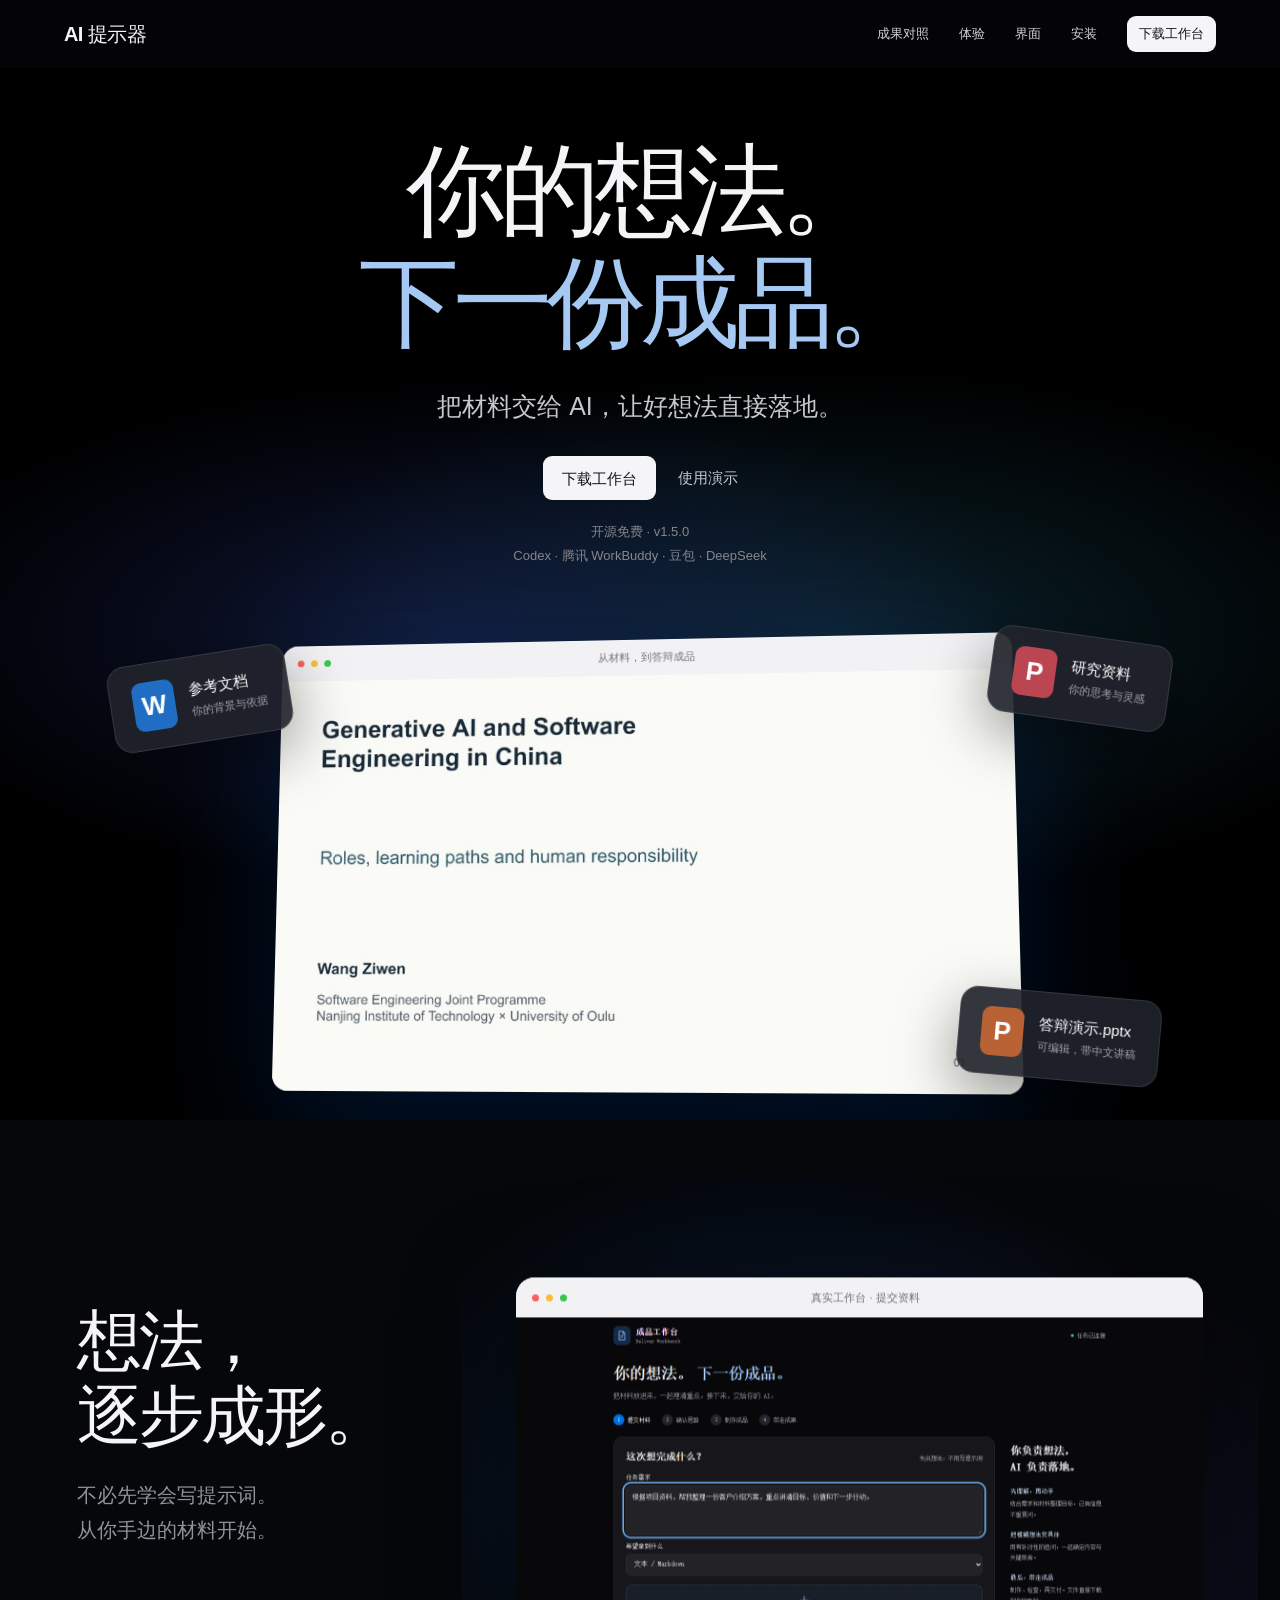
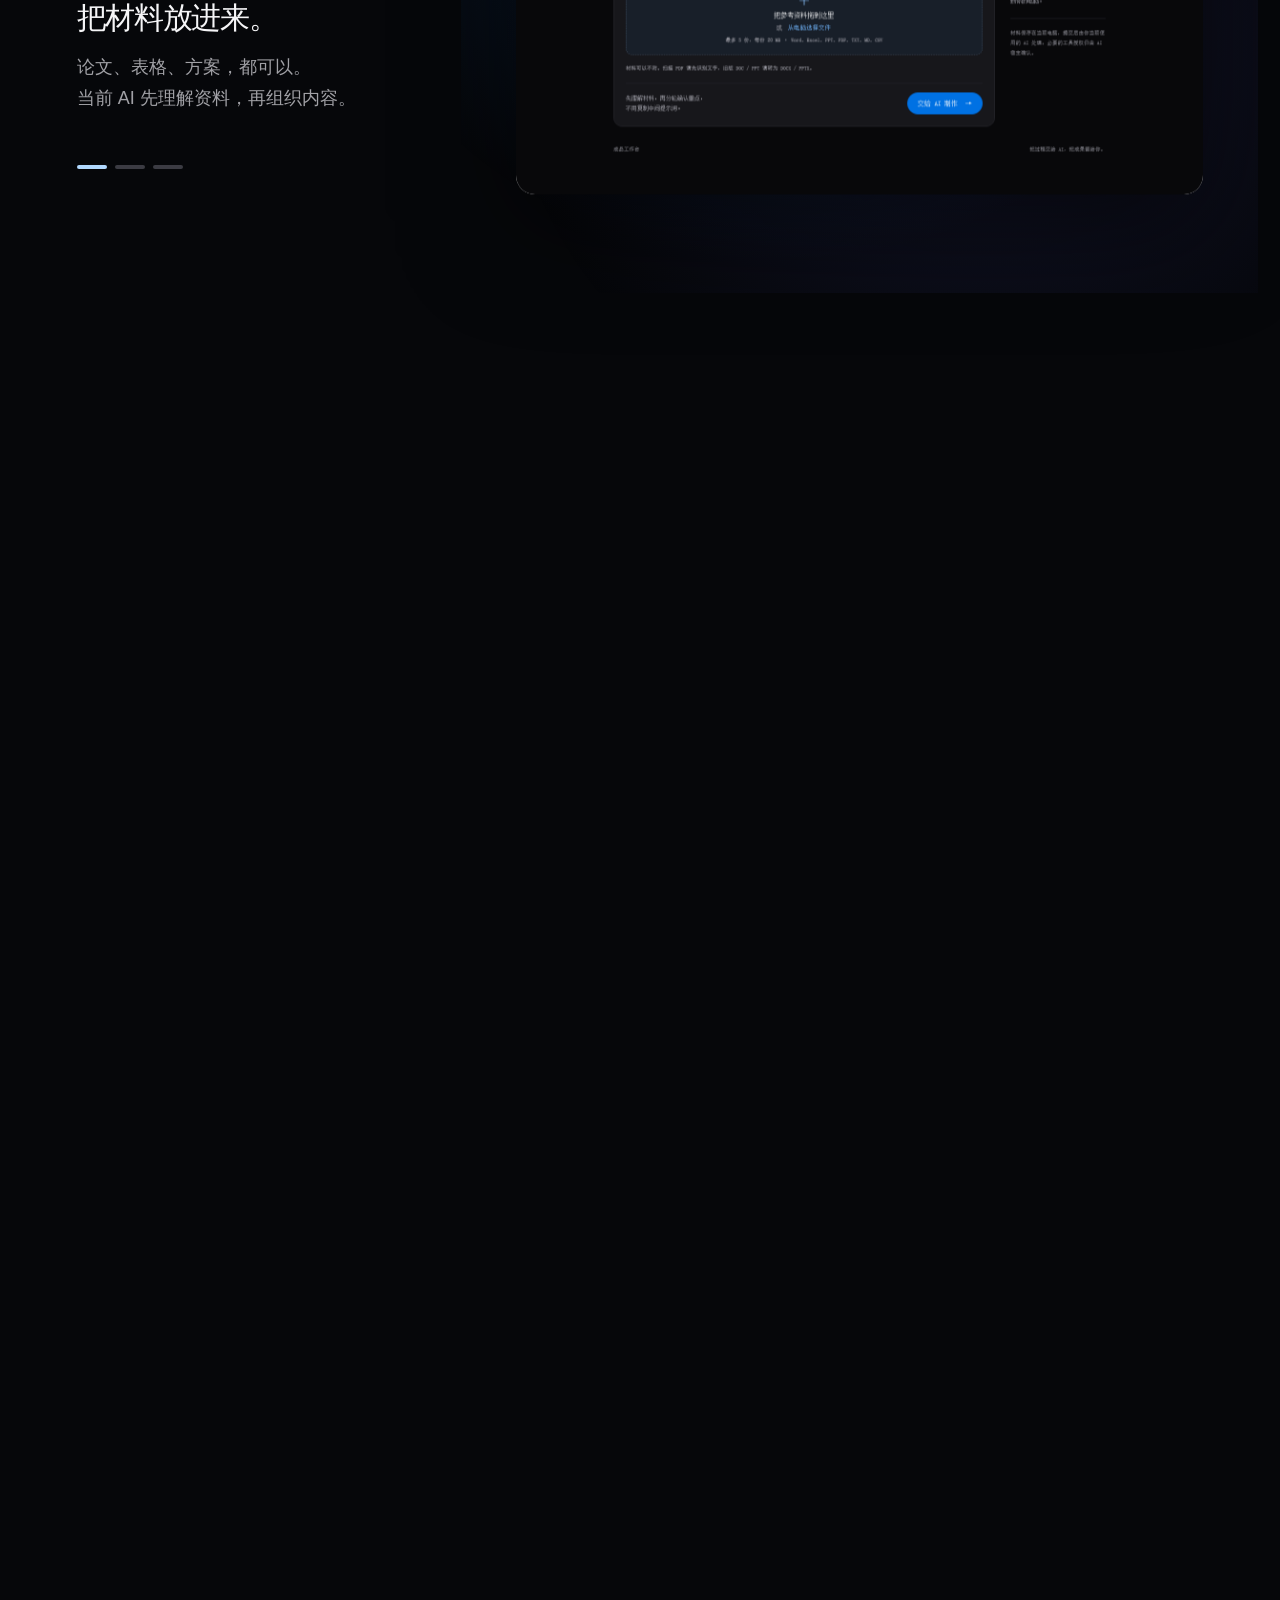
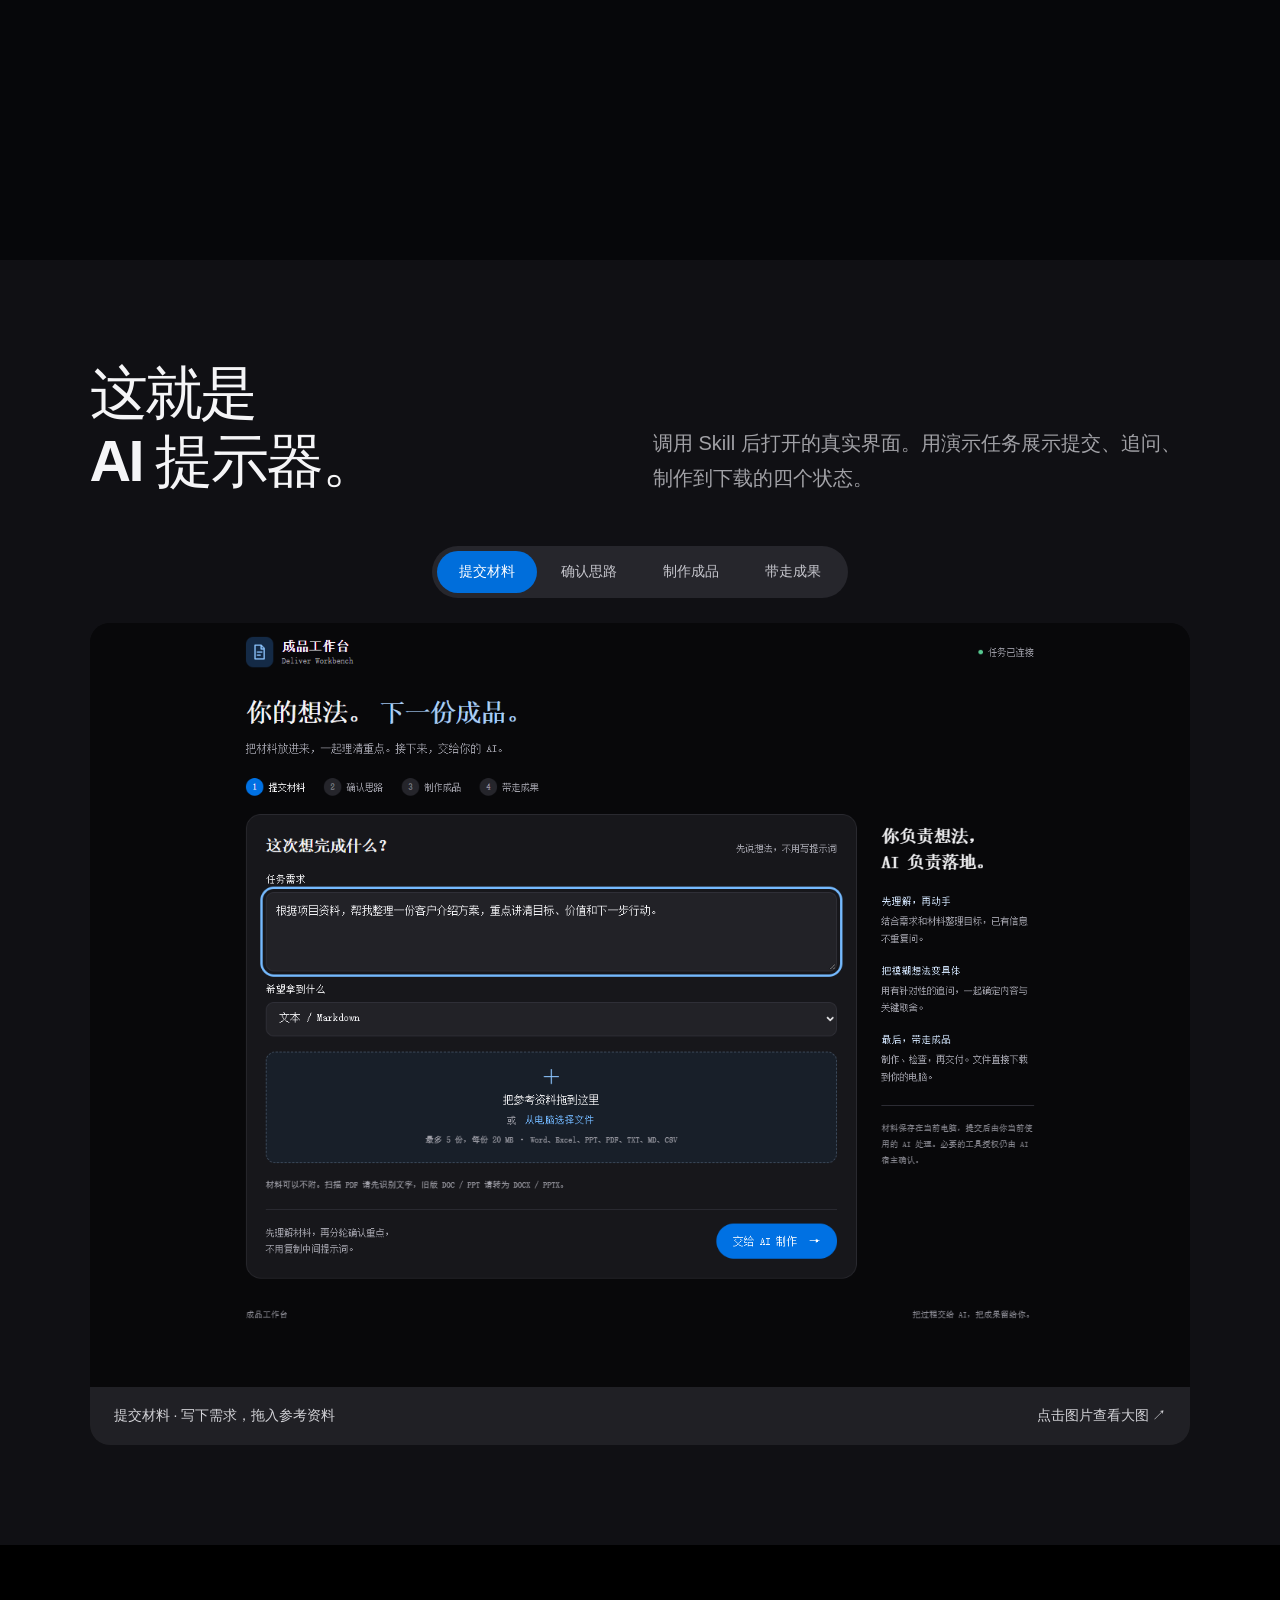
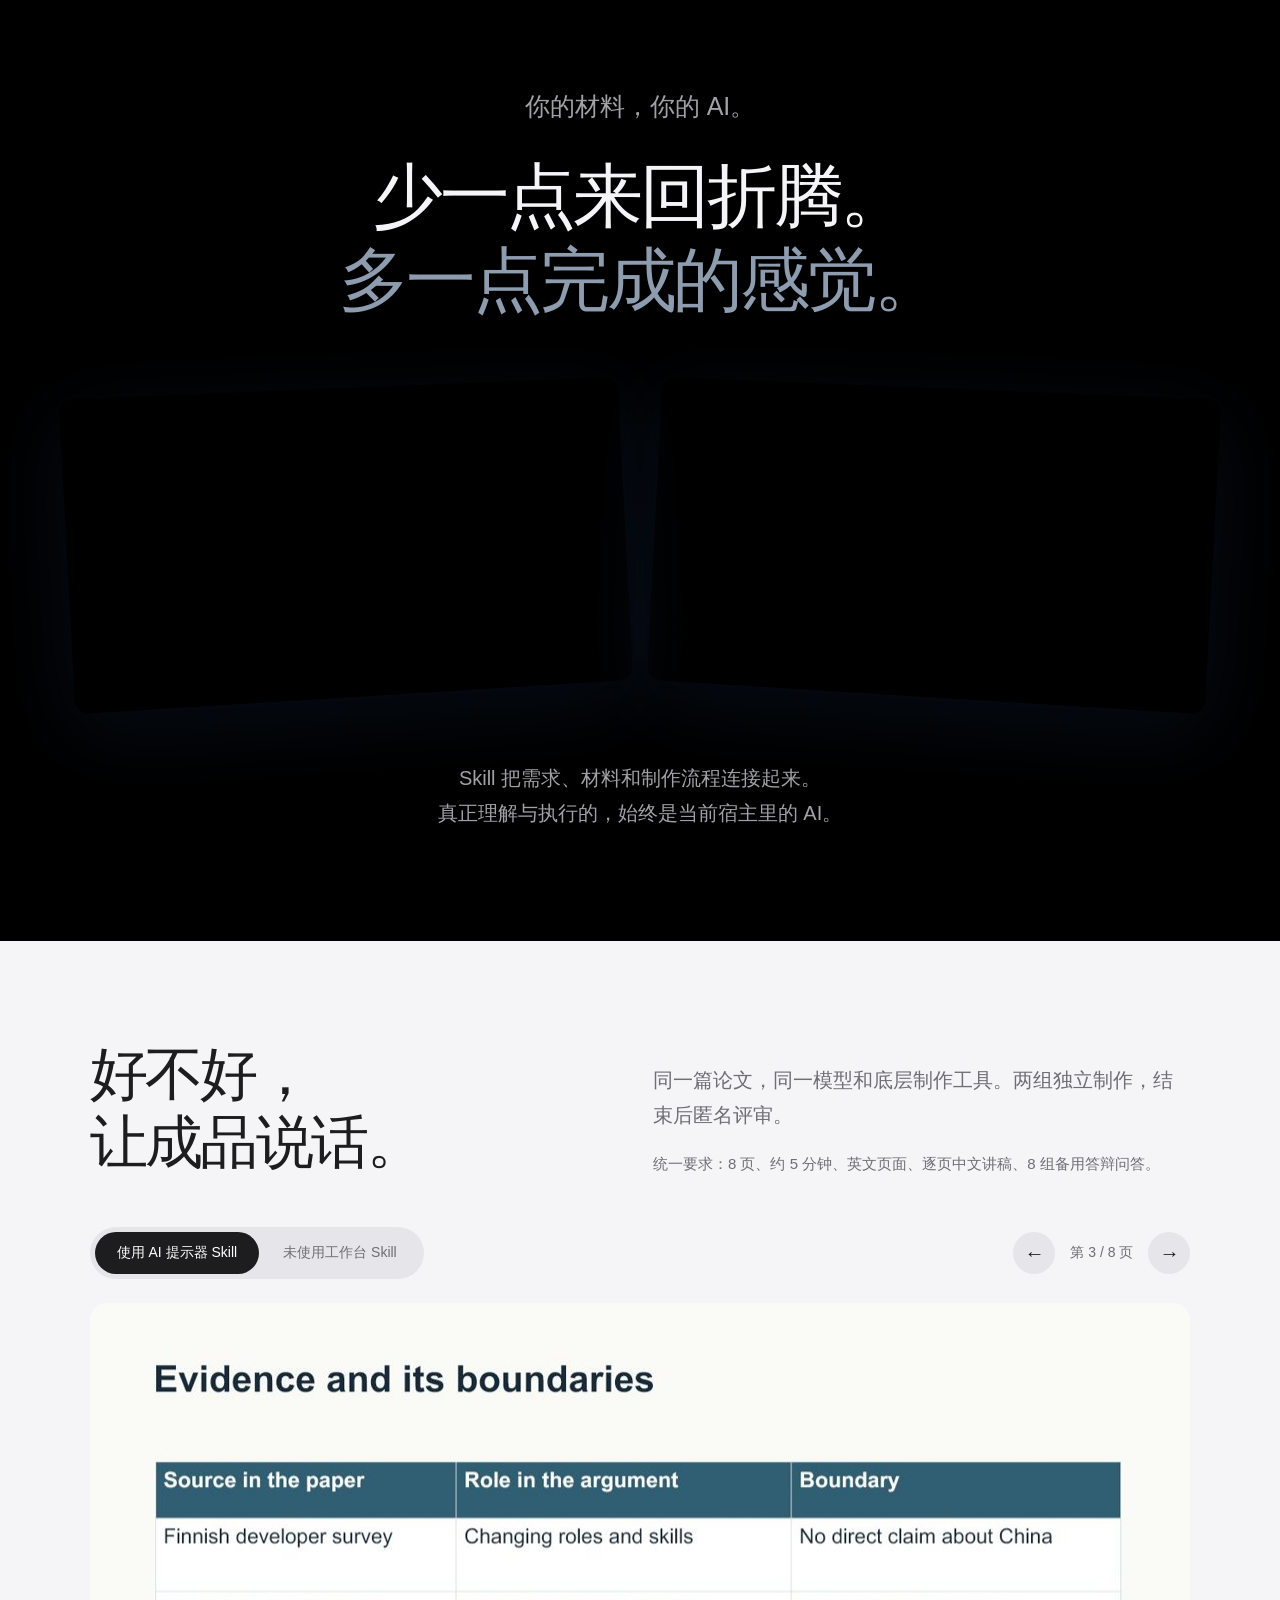
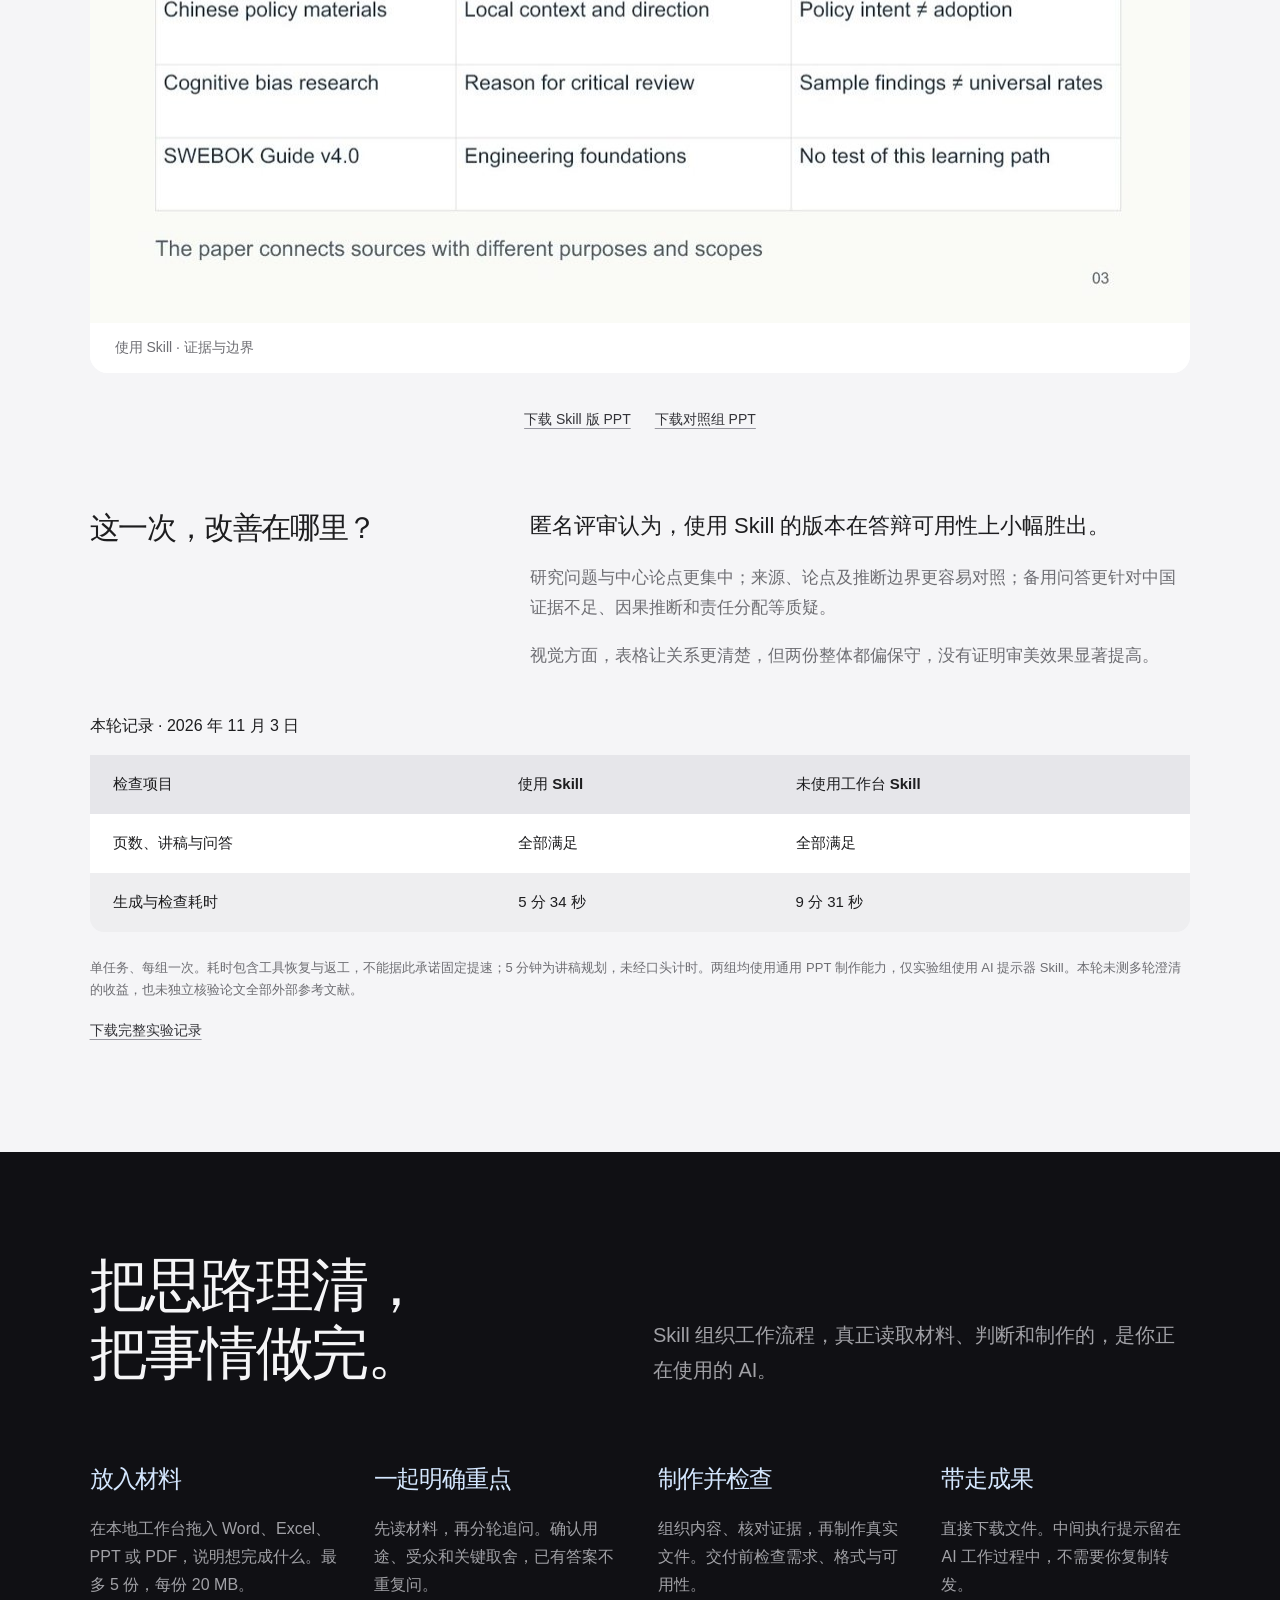
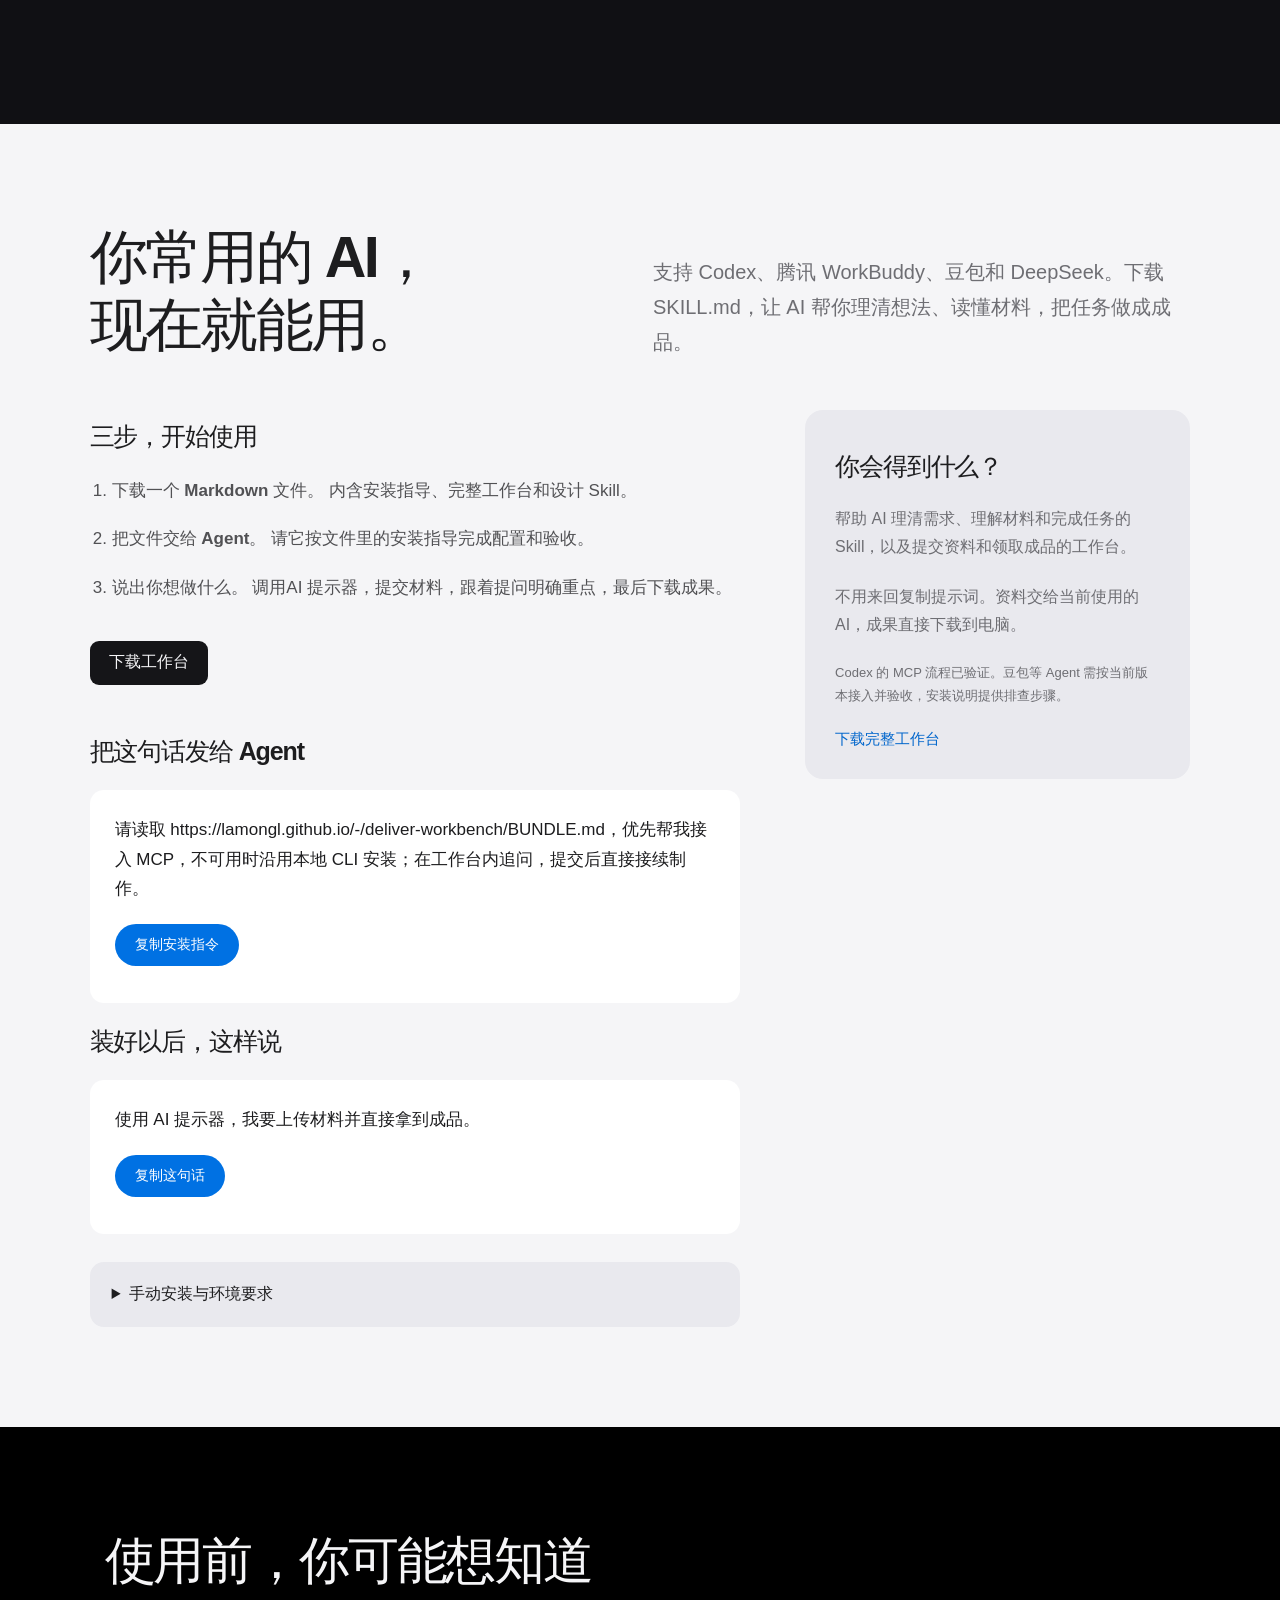
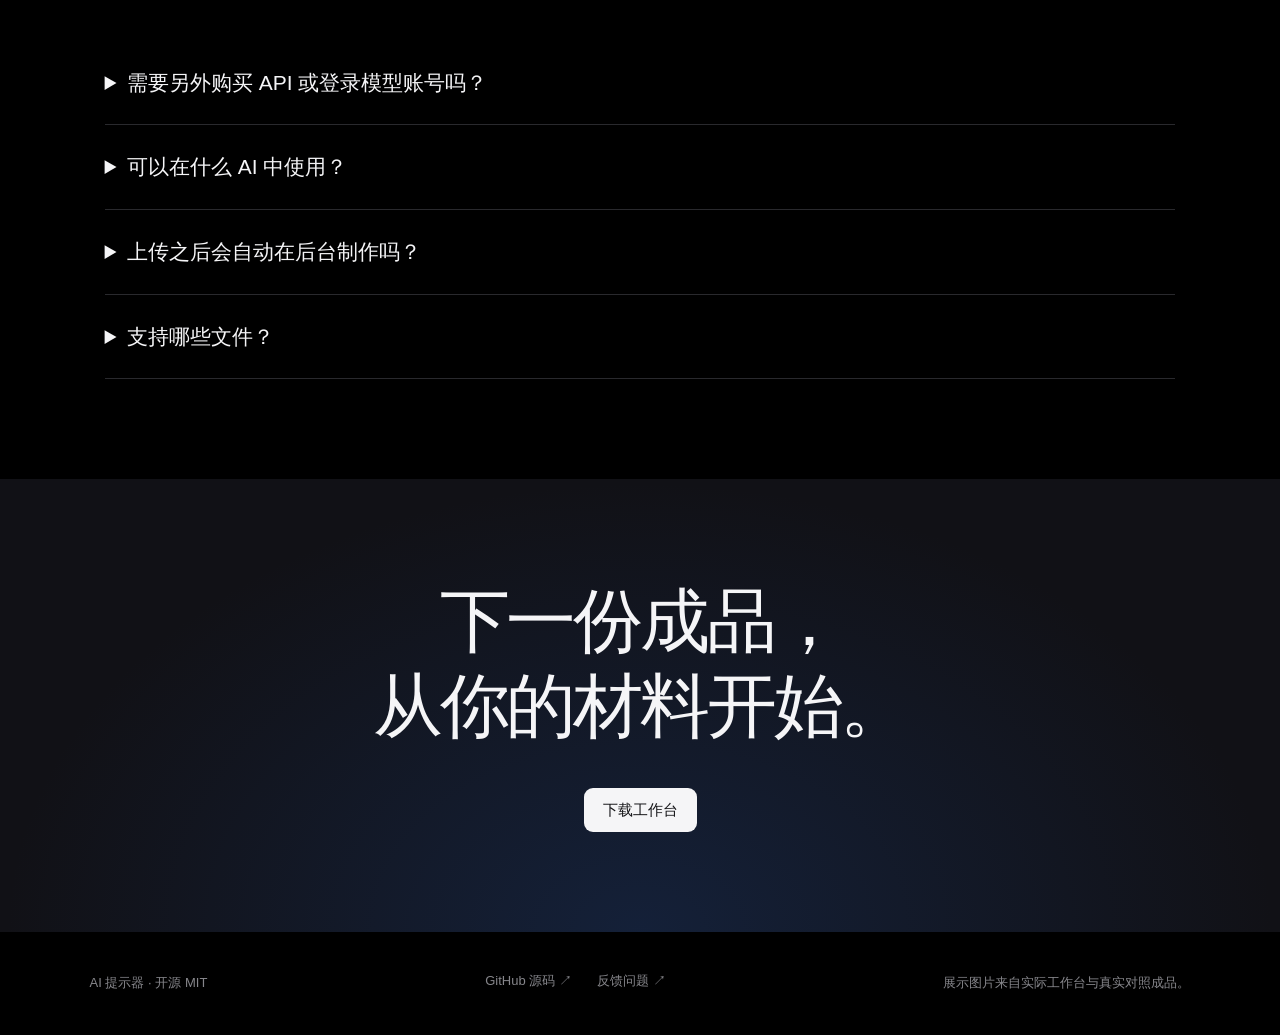
<file: v2/ai-prompt/index.html>
<!doctype html>
<html lang="zh-CN"><head><meta charset="utf-8"><meta name="viewport" content="width=device-width,initial-scale=1"><meta http-equiv="Content-Security-Policy" content="default-src 'self'; script-src 'self'; style-src 'self'; connect-src 'self'; object-src 'none'; base-uri 'none'; form-action 'none'"><meta name="referrer" content="no-referrer"><meta name="description" content="AI 提示器：把资料交给当前AI，通过必要追问直接获得成品。下载开源Skill，查看同条件答辩PPT对照成果。"><meta name="theme-color" content="#000000"><title>AI 提示器</title><link rel="icon" type="image/png" href="../assets/brand-brush-square.png"><link rel="stylesheet" href="./site.css"><script type="module" src="./site.mjs"></script></head>
<body><a class="skip" href="#main">跳到内容</a>
<header><a class="brand" href="#">AI 提示器</a><nav aria-label="主导航"><a href="#results">成果对照</a><a href="#experience">体验</a><a href="#workbench">界面</a><a href="#install">安装</a><a class="nav-download skill-download" href="./deliver-workbench/BUNDLE.md" download="AI 提示器.md">下载工作台</a></nav></header>
<main id="main">
<section class="hero" aria-labelledby="title">
 <div class="hero-copy"><h1 id="title">你的想法。<br><span>下一份成品。</span></h1><p class="standfirst">把材料交给 AI，让好想法直接落地。</p><div class="hero-actions"><a class="button skill-download" href="./deliver-workbench/BUNDLE.md" download="AI 提示器.md">下载工作台</a><a class="text-link" href="#experience">使用演示</a></div><p class="hero-note">开源免费 · v1.5.0<br>Codex · 腾讯 WorkBuddy · 豆包 · DeepSeek</p></div>
 <div class="hero-product" aria-label="真实成品与参考材料展示"><div class="floating-file file-word"><span>W</span><div>参考文档<small>你的背景与依据</small></div></div><div class="floating-file file-pdf"><span>P</span><div>研究资料<small>你的思考与灵感</small></div></div><div class="hero-deck"><div class="window-bar"><i></i><i></i><i></i><span>从材料，到答辩成品</span></div><img src="./assets/with-1.jpg" width="1280" height="720" alt="本项目生成的英文答辩PPT封面"></div><div class="floating-file file-ppt"><span>P</span><div>答辩演示.pptx<small>可编辑，带中文讲稿</small></div></div></div>
</section>
<section id="experience" class="scroll-story" aria-label="滚动了解工作方式"><div class="story-sticky"><div class="story-copy"><div class="story-heading"><h2>想法，<br>逐步成形。</h2><p>不必先学会写提示词。<br>从你手边的材料开始。</p></div><div class="story-texts"><article class="story-text" data-chapter="0"><h3>把材料放进来。</h3><p>论文、表格、方案，都可以。<br>当前 AI 先理解资料，再组织内容。</p></article><article class="story-text" data-chapter="1"><h3>让思路清晰起来。</h3><p>通过有针对性的追问，<br>一起确定用途、受众与关键取舍。</p></article><article class="story-text" data-chapter="2"><h3>把成品带走。</h3><p>内容加工、制作、检查。<br>交付文件，不再转发中间提示词。</p></article></div><div class="story-progress" aria-hidden="true"><span></span><span></span><span></span></div></div><div class="story-visual"><div class="scene scene-material" data-scene="0"><div class="window-bar"><i></i><i></i><i></i><span>真实工作台 · 提交资料</span></div><img src="./assets/workbench-input.png" width="1440" height="1000" alt="实际运行中的AI 提示器，提交材料与需求界面"></div><div class="scene scene-question" data-scene="1"><div class="window-bar"><i></i><i></i><i></i><span>真实工作台 · 确认思路</span></div><img src="./assets/workbench-questions.png" width="1440" height="1000" alt="实际运行中的AI 提示器，选择或输入澄清回答的界面" loading="lazy"></div><div class="scene scene-result" data-scene="2"><div class="window-bar"><i></i><i></i><i></i><span>真实工作台 · 下载成果</span></div><img src="./assets/workbench-done.png" width="1440" height="1000" alt="实际运行中的AI 提示器，下载任务成品的界面" loading="lazy"></div></div></div></section>
<section class="actual-workbench" id="workbench" aria-labelledby="workbench-title"><div class="section-intro"><h2 id="workbench-title">这就是<br>AI 提示器。</h2><p>调用 Skill 后打开的真实界面。用演示任务展示提交、追问、制作到下载的四个状态。</p></div><div class="workbench-tabs switch" role="group" aria-label="选择工作台状态"><button type="button" data-workbench-shot="input" aria-pressed="true">提交材料</button><button type="button" data-workbench-shot="questions" aria-pressed="false">确认思路</button><button type="button" data-workbench-shot="working" aria-pressed="false">制作成品</button><button type="button" data-workbench-shot="done" aria-pressed="false">带走成果</button></div><figure class="workbench-shot"><a id="workbench-full" href="./assets/workbench-input.png" target="_blank" rel="noopener" aria-label="查看工作台截图大图"><img id="workbench-preview" src="./assets/workbench-input.png" width="1440" height="1000" alt="实际工作台：提交材料" loading="lazy"></a><figcaption><span id="workbench-caption" aria-live="polite">提交材料 · 写下需求，拖入参考资料</span><span>点击图片查看大图 ↗</span></figcaption></figure></section>
<section class="promise"><p>你的材料，你的 AI。</p><h2>少一点来回折腾。<br><span>多一点完成的感觉。</span></h2><div class="promise-pictures"><img src="./assets/with-4.jpg" alt="真实成品：工程师与AI的分工对照" width="1280" height="720" loading="lazy"><img src="./assets/with-6.jpg" alt="真实成品：系统验证与人的责任" width="1280" height="720" loading="lazy"></div><p class="promise-note">Skill 把需求、材料和制作流程连接起来。<br>真正理解与执行的，始终是当前宿主里的 AI。</p></section>
<section class="results light" id="results" aria-labelledby="results-title">
 <div class="section-intro"><h2 id="results-title">好不好，<br>让成品说话。</h2><div><p>同一篇论文，同一模型和底层制作工具。两组独立制作，结束后匿名评审。</p><p class="secondary">统一要求：8 页、约 5 分钟、英文页面、逐页中文讲稿、8 组备用答辩问答。</p></div></div>
 <div class="comparison-controls"><div class="switch" role="group" aria-label="选择对照组"><button id="choose-with" aria-pressed="true" type="button">使用 AI 提示器 Skill</button><button id="choose-without" aria-pressed="false" type="button">未使用工作台 Skill</button></div><div class="slide-controls"><button id="prev" type="button" aria-label="上一页">←</button><output id="slide-count" aria-live="polite">第 3 / 8 页</output><button id="next" type="button" aria-label="下一页">→</button></div></div>
 <figure class="slide-preview"><img id="preview" src="./assets/with-3.jpg" alt="使用Skill版本，第3页：证据与边界" width="1280" height="720"><figcaption id="preview-caption">使用 Skill · 证据与边界</figcaption></figure>
 <div class="download-pair"><a href="./downloads/with-skill.pptx" download>下载 Skill 版 PPT</a><a href="./downloads/without-skill.pptx" download>下载对照组 PPT</a></div>
 <noscript><p>逐页切换需要启用 JavaScript；两份完整 PPT 仍可直接下载查看。</p></noscript>
 <div class="findings"><h3>这一次，改善在哪里？</h3><div><p class="finding-main">匿名评审认为，使用 Skill 的版本在答辩可用性上小幅胜出。</p><p>研究问题与中心论点更集中；来源、论点及推断边界更容易对照；备用问答更针对中国证据不足、因果推断和责任分配等质疑。</p><p>视觉方面，表格让关系更清楚，但两份整体都偏保守，没有证明审美效果显著提高。</p></div></div>
 <div class="table-scroll"><table><caption>本轮记录 · 2026 年 11 月 3 日</caption><thead><tr><th scope="col">检查项目</th><th scope="col">使用 Skill</th><th scope="col">未使用工作台 Skill</th></tr></thead><tbody><tr><th scope="row">页数、讲稿与问答</th><td>全部满足</td><td>全部满足</td></tr><tr><th scope="row">生成与检查耗时</th><td>5 分 34 秒</td><td>9 分 31 秒</td></tr></tbody></table></div>
 <p class="study-note">单任务、每组一次。耗时包含工具恢复与返工，不能据此承诺固定提速；5 分钟为讲稿规划，未经口头计时。两组均使用通用 PPT 制作能力，仅实验组使用 AI 提示器 Skill。本轮未测多轮澄清的收益，也未独立核验论文全部外部参考文献。</p><p class="study-note-link"><a href="./downloads/comparison.md" download>下载完整实验记录</a></p>
</section>
<section id="workflow" class="workflow"><div class="section-intro"><h2>把思路理清，<br>把事情做完。</h2><p>Skill 组织工作流程，真正读取材料、判断和制作的，是你正在使用的 AI。</p></div><ol class="process"><li><h3>放入材料</h3><p>在本地工作台拖入 Word、Excel、PPT 或 PDF，说明想完成什么。最多 5 份，每份 20 MB。</p></li><li><h3>一起明确重点</h3><p>先读材料，再分轮追问。确认用途、受众和关键取舍，已有答案不重复问。</p></li><li><h3>制作并检查</h3><p>组织内容、核对证据，再制作真实文件。交付前检查需求、格式与可用性。</p></li><li><h3>带走成果</h3><p>直接下载文件。中间执行提示留在 AI 工作过程中，不需要你复制转发。</p></li></ol></section>
<section class="install light" id="install"><div class="section-intro"><h2>你常用的 AI，<br>现在就能用。</h2><p>支持 Codex、腾讯 WorkBuddy、豆包和 DeepSeek。下载 SKILL.md，让 AI 帮你理清想法、读懂材料，把任务做成成品。</p></div><div class="install-body"><div><h3>三步，开始使用</h3><ol><li><strong>下载一个 Markdown 文件。</strong> 内含安装指导、完整工作台和设计 Skill。</li><li><strong>把文件交给 Agent。</strong> 请它按文件里的安装指导完成配置和验收。</li><li><strong>说出你想做什么。</strong> 调用AI 提示器，提交材料，跟着提问明确重点，最后下载成果。</li></ol><a class="button install-download skill-download" href="./deliver-workbench/BUNDLE.md" download="AI 提示器.md">下载工作台</a><h3>把这句话发给 Agent</h3><div class="invocation"><p id="install-text">请读取 https://lamongl.github.io/-/deliver-workbench/BUNDLE.md，优先帮我接入 MCP，不可用时沿用本地 CLI 安装；在工作台内追问，提交后直接接续制作。</p><button id="copy-install" type="button">复制安装指令</button><span id="install-status" role="status"></span></div><h3>装好以后，这样说</h3><div class="invocation"><p id="invoke-text">使用 AI 提示器，我要上传材料并直接拿到成品。</p><button id="copy-invoke" type="button">复制这句话</button><span id="copy-status" role="status"></span></div><details class="advanced-install"><summary>手动安装与环境要求</summary><p>以下为 Codex 桌面端的手动安装方式，其他平台使用各自的 Skill 导入或配置入口。完整工作台需要平台支持本地连接器和文件制作工具。</p><ol><li>准备 Node.js 22.13 或更新版本。</li><li>将还原后的 <code>deliver-workbench</code> 文件夹放入 <code>~/.codex/skills/</code>，在该目录运行 <code>npm ci</code>。</li><li>用真实绝对路径配置下方命令，刷新连接或新开会话。</li></ol><pre><code>codex mcp add delivery_workbench -- &lt;Node绝对路径&gt; &lt;工作台目录/bridge/server.mjs绝对路径&gt;</code></pre><a href="https://github.com/lamongl/-/blob/main/skills/deliver-workbench/references/setup.md">查看完整安装说明 ↗</a></details></div><aside><h3>你会得到什么？</h3><p>帮助 AI 理清需求、理解材料和完成任务的 Skill，以及提交资料和领取成品的工作台。</p><p>不用来回复制提示词。资料交给当前使用的 AI，成果直接下载到电脑。</p><p class="compatibility-source">Codex 的 MCP 流程已验证。豆包等 Agent 需按当前版本接入并验收，安装说明提供排查步骤。</p><a href="./deliver-workbench/BUNDLE.md" download="AI 提示器.md">下载完整工作台</a></aside></div></section>
<section class="faq"><h2>使用前，你可能想知道</h2><details><summary>需要另外购买 API 或登录模型账号吗？</summary><p>本项目不另调模型 API，使用当前 AI 宿主的模型、额度和工具。它不提供免费算力；宿主本身的账户和费用规则仍然适用。</p></details><details><summary>可以在什么 AI 中使用？</summary><p>优先接入 MCP，不可用时自动采用本地 CLI 安装流程。安装方式随平台不同；完整工作台需要对应工具支持连接器、读取资料与制作文件，普通聊天网页不一定提供这些入口。</p></details><details><summary>上传之后会自动在后台制作吗？</summary><p>宿主持续运行任务时，工作台提交材料或回答后会接着处理，无需回聊天输入“继续”。安装时需验收持续等待能力；若宿主已结束 AI 会话，网页无法自行唤醒模型。</p></details><details><summary>支持哪些文件？</summary><p>可读取 DOCX、XLSX、XLS、PPTX、文字型 PDF、TXT、MD 和 CSV。旧版 DOC/PPT 需转换，扫描 PDF 需先识别文字。成品格式取决于宿主实际具备的工具。</p></details></section>
<section class="final-cta"><h2>下一份成品，<br>从你的材料开始。</h2><a class="button skill-download" href="./deliver-workbench/BUNDLE.md" download="AI 提示器.md">下载工作台</a></section>
</main><footer><p>AI 提示器 · 开源 MIT</p><div><a href="https://github.com/lamongl/-">GitHub 源码 ↗</a><a href="https://github.com/lamongl/-/issues">反馈问题 ↗</a></div><p>展示图片来自实际工作台与真实对照成品。</p></footer></body></html>
</file>
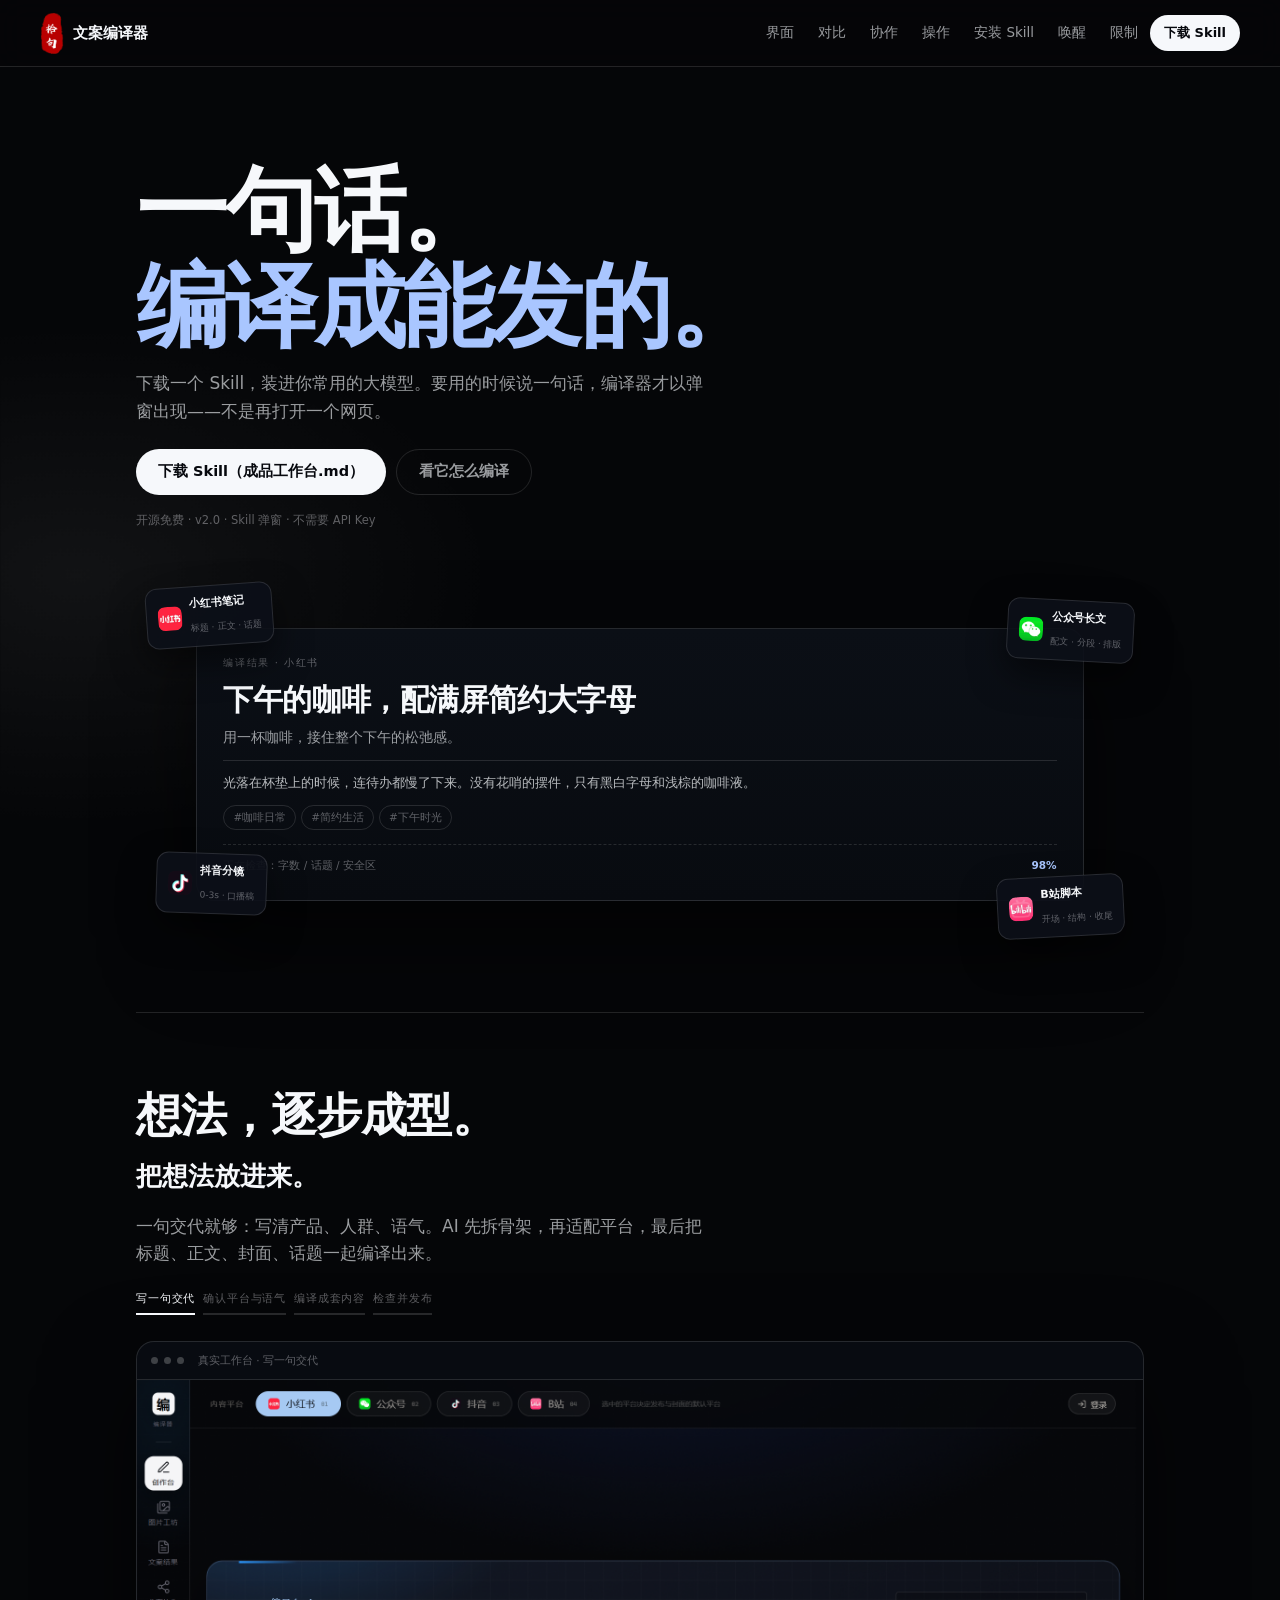
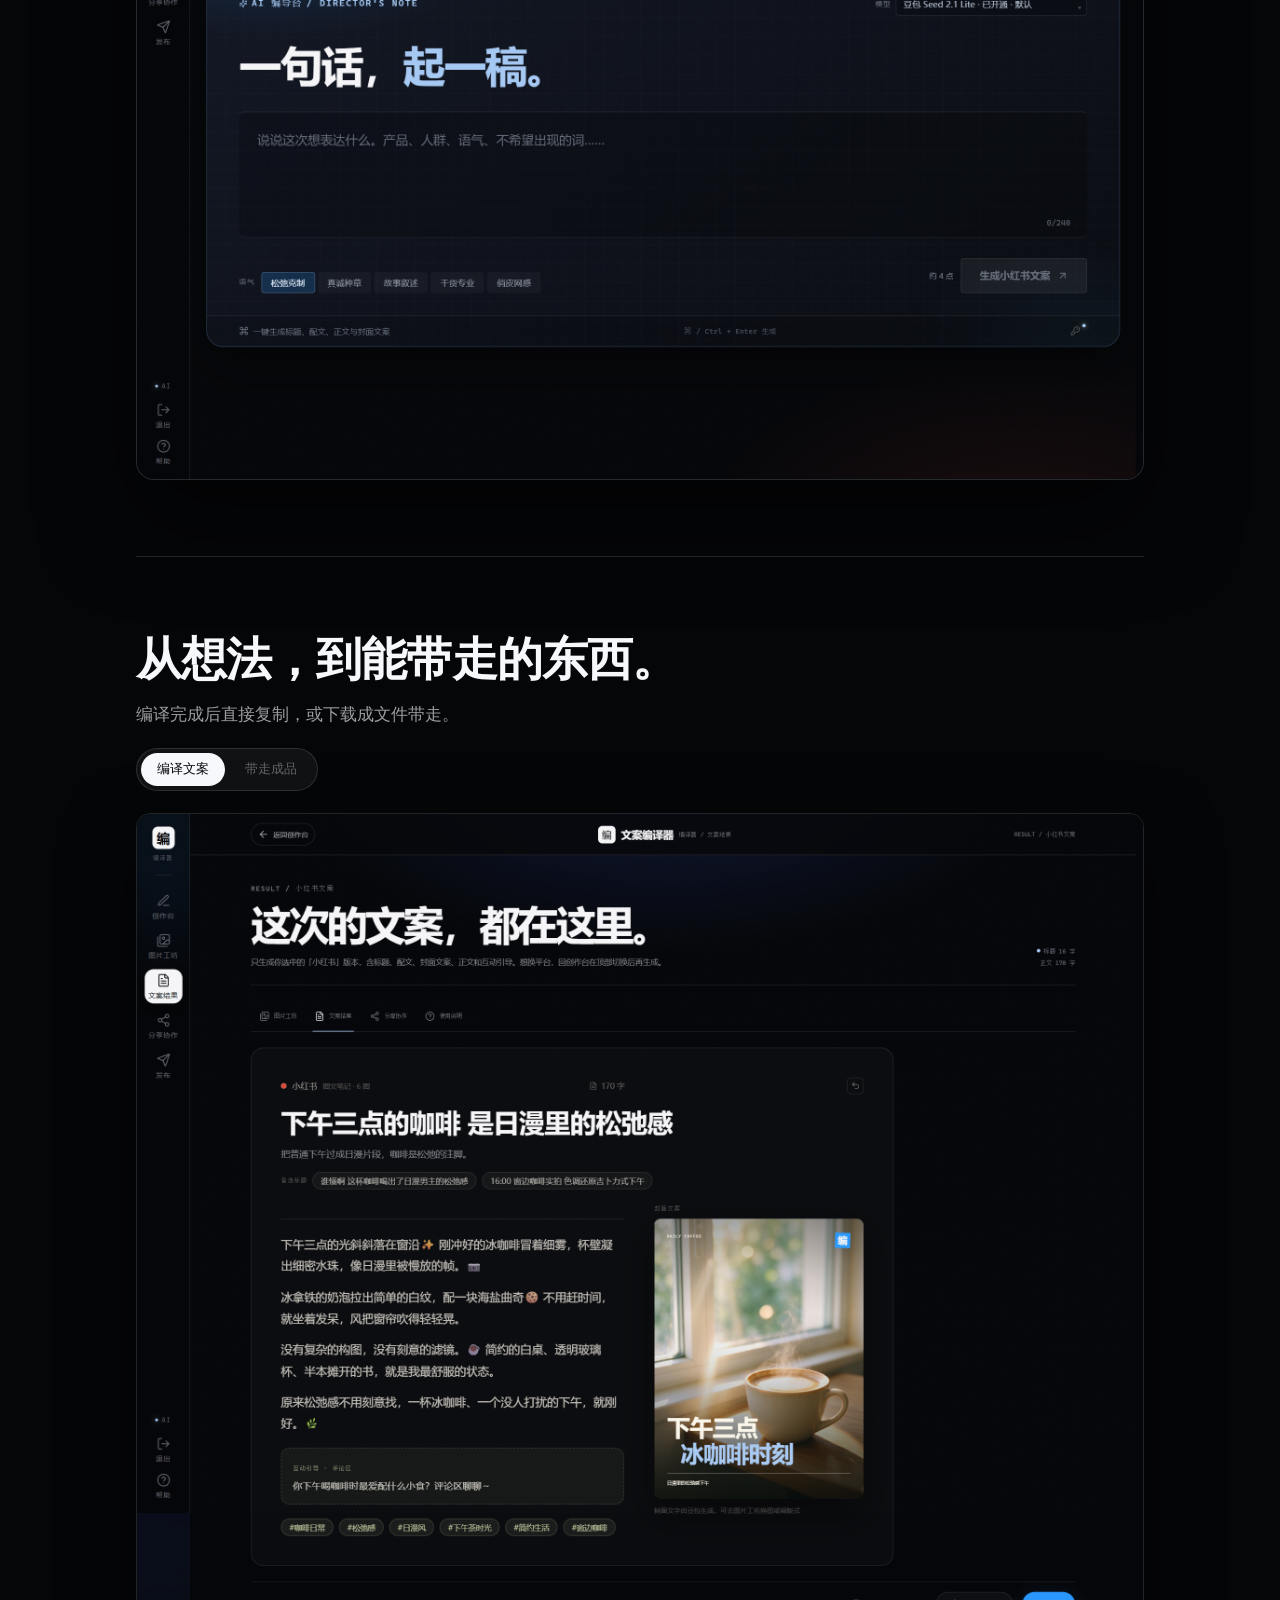
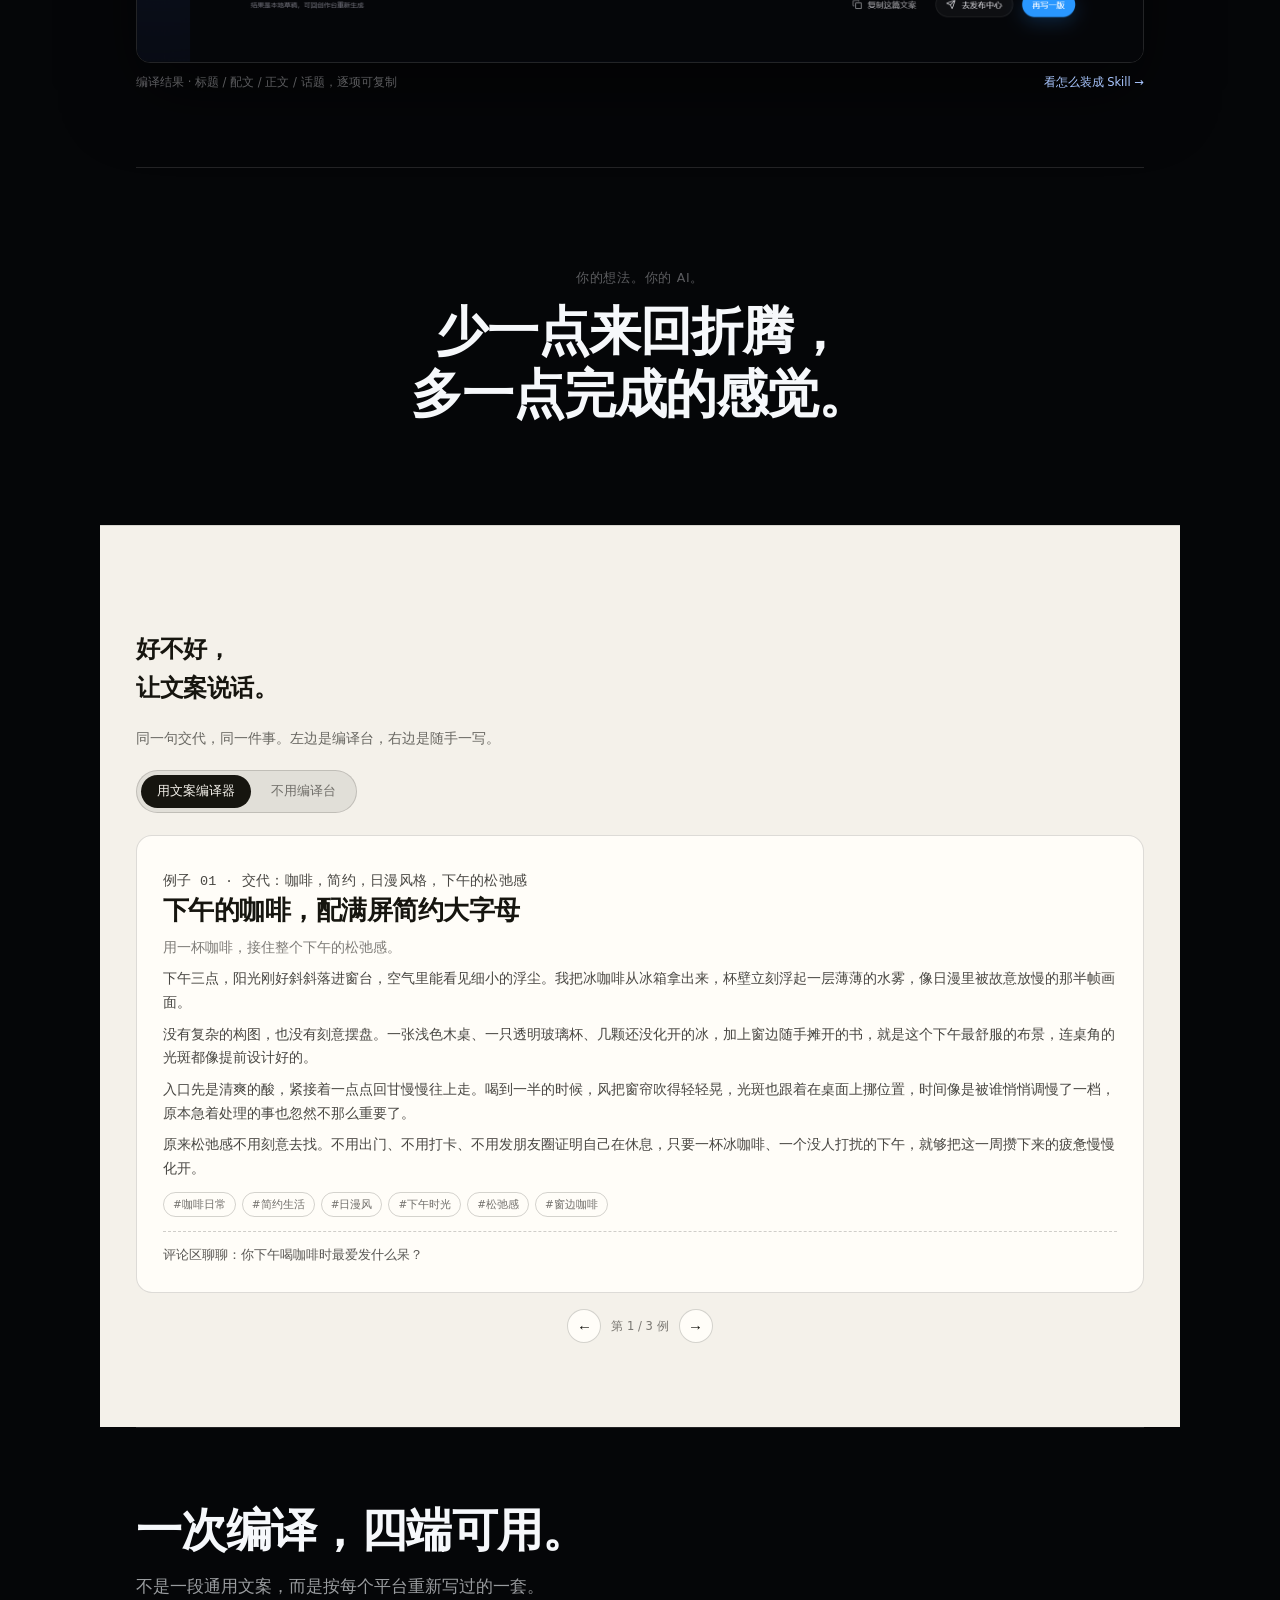
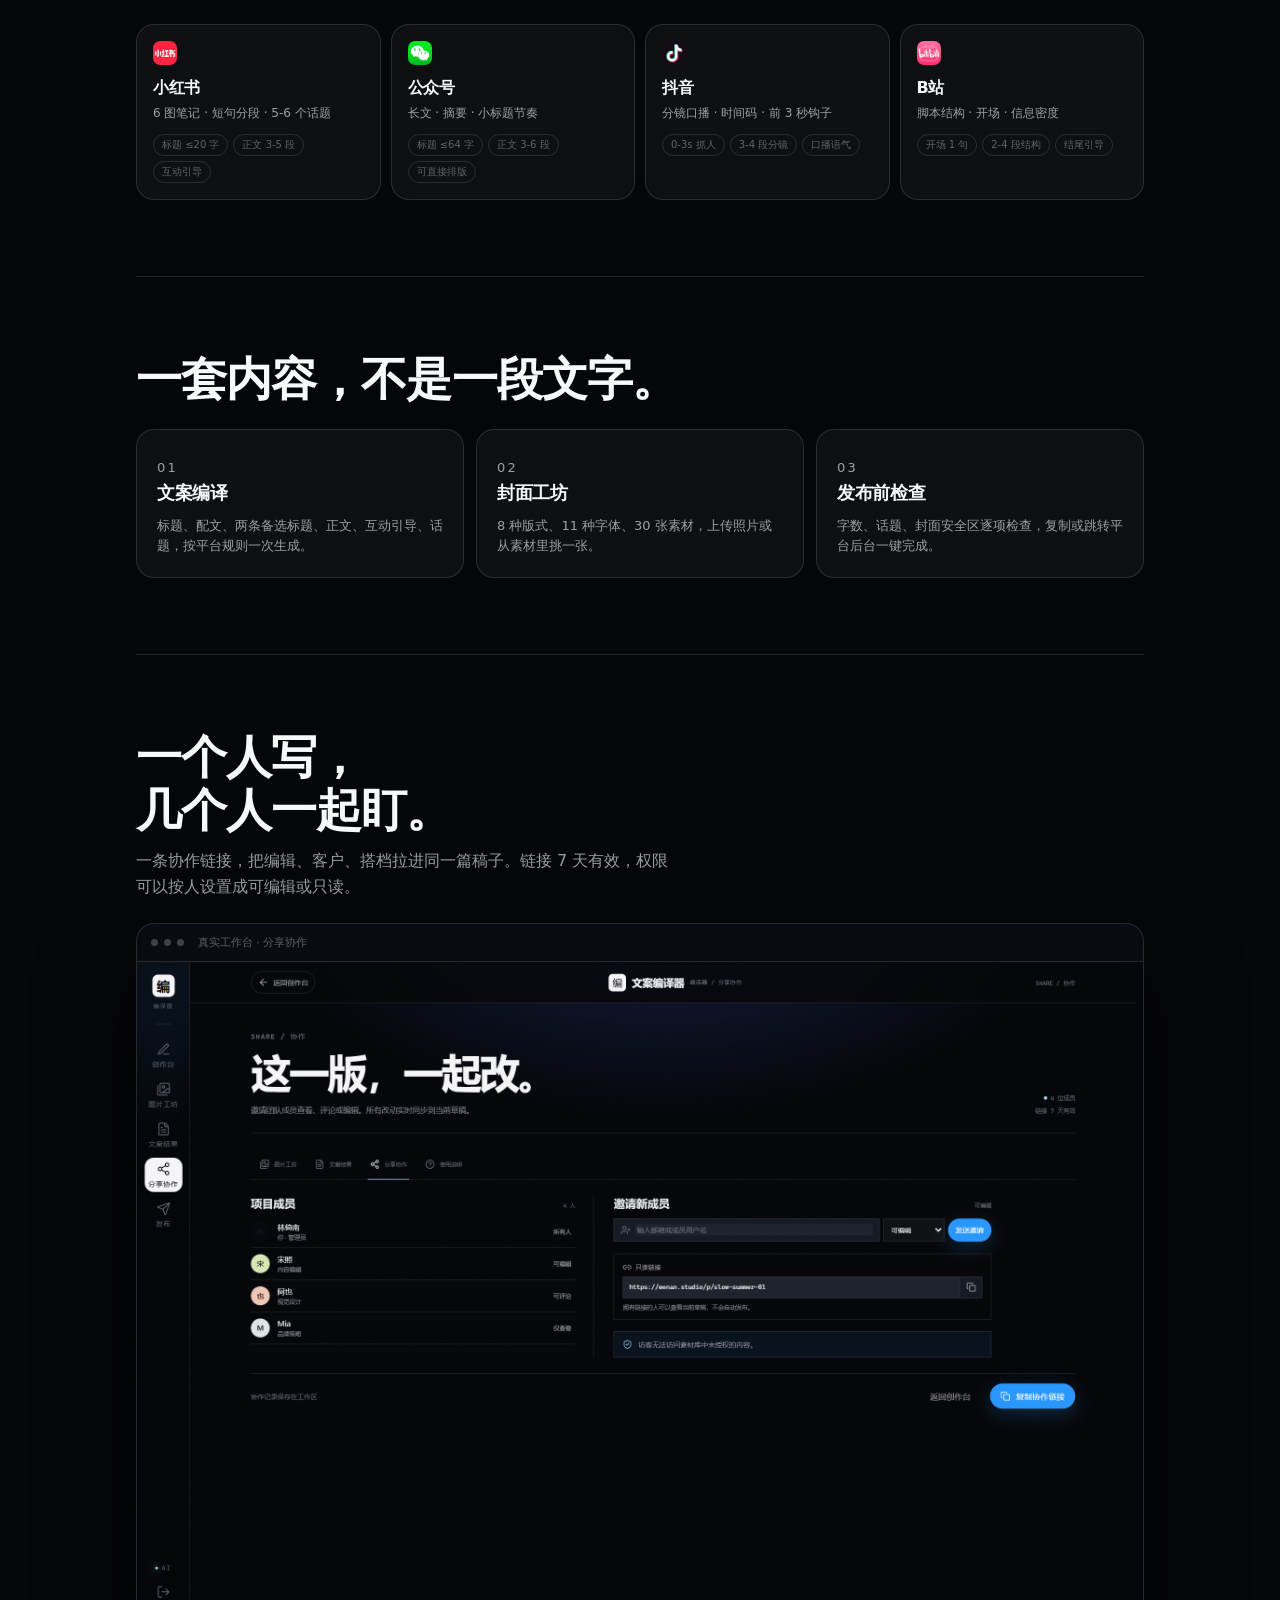
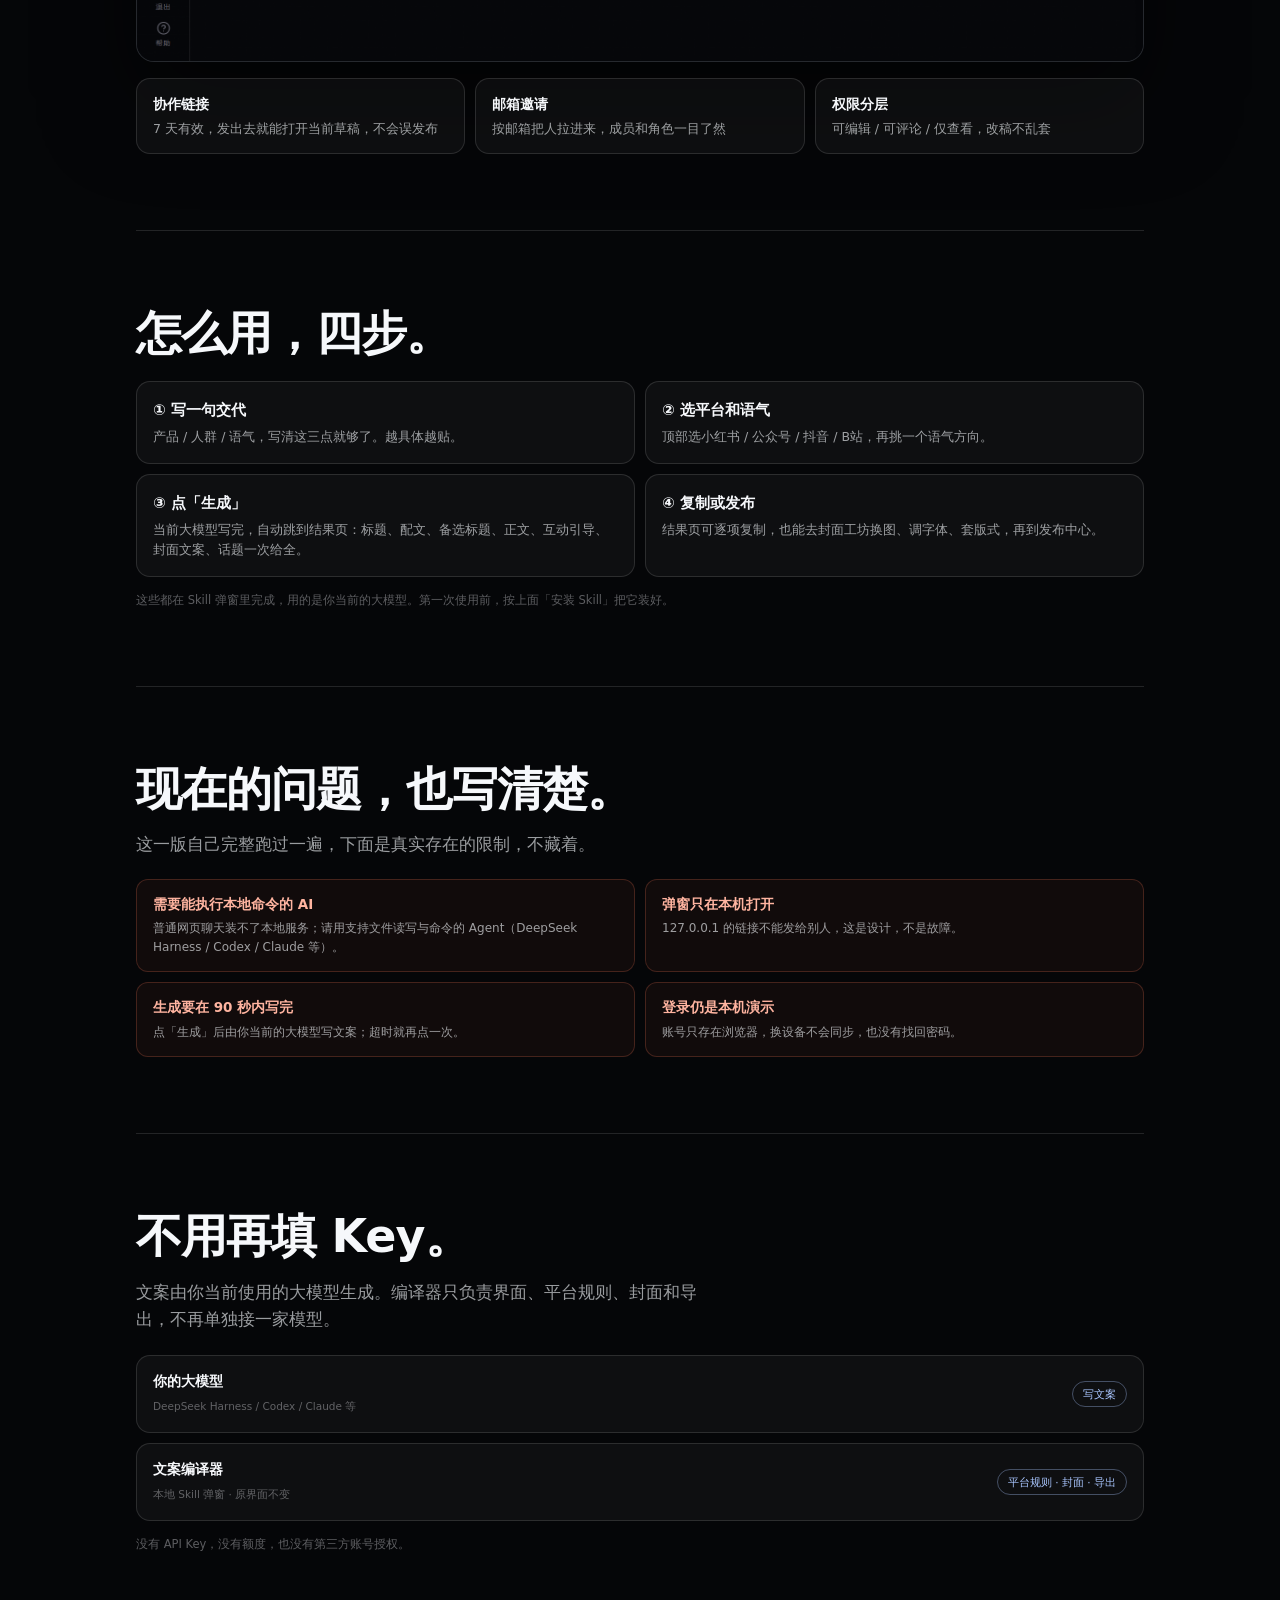
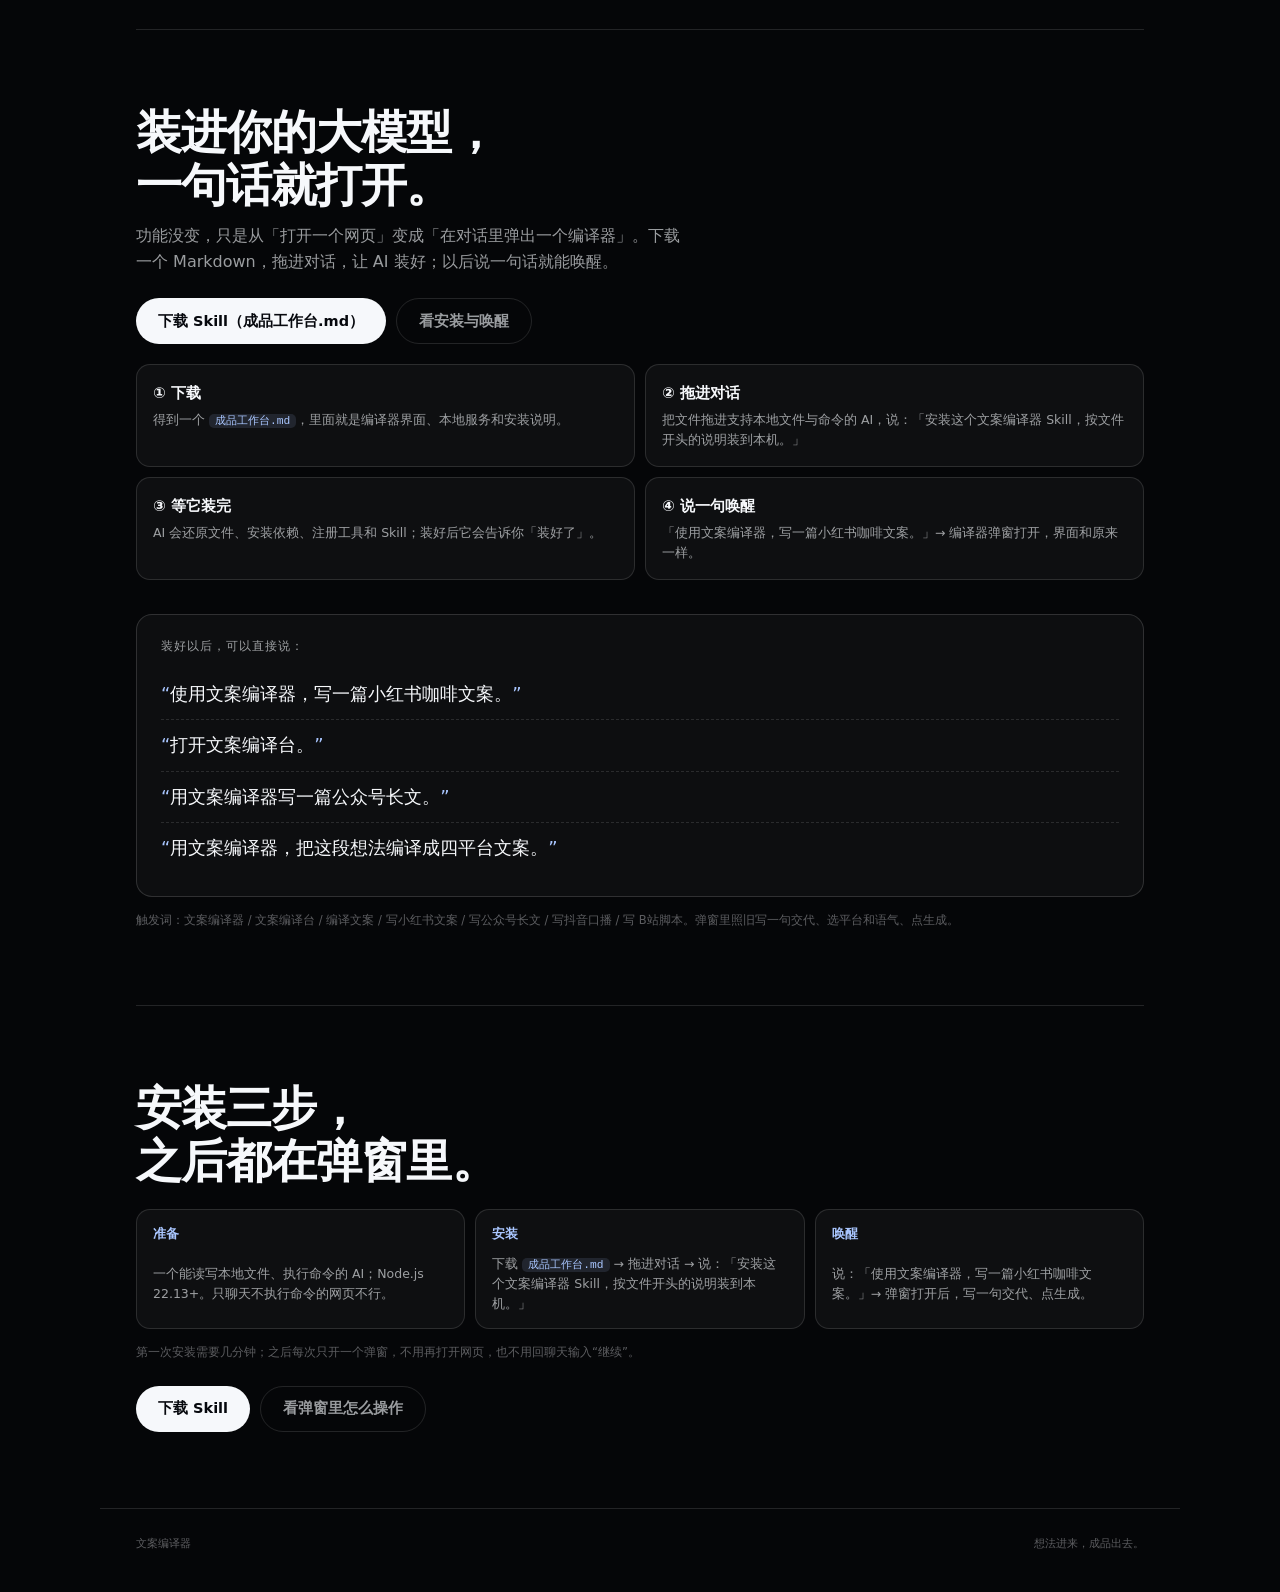
<file: v2/copy/index.html>
<!doctype html>
<html lang="zh-CN">
  <head>
    <meta charset="UTF-8" />
    <meta name="viewport" content="width=device-width, initial-scale=1.0, viewport-fit=cover" />
    <meta name="theme-color" content="#050608" />
    <meta name="color-scheme" content="dark" />
    <meta name="format-detection" content="telephone=no,email=no,address=no" />
    <meta name="description" content="文案编译器：装进你常用的 AI，一句话唤起编译器弹窗，把想法编译成小红书、公众号、抖音、B站能直接发布的成套内容，含封面工坊与发布前检查。" />
    <title>文案编译器</title>
    <link rel="icon" type="image/png" href="../assets/brand-brush-square.png" />
    <link rel="stylesheet" href="./landing.css" />
  </head>
  <body>
    <header class="nav">
      <a class="nav__brand" href="./">
        <img class="nav__seal" src="../assets/brand-brush.png" alt="" />
        <span class="nav__name">文案编译器</span>
      </a>
      <nav class="nav__links">
        <a href="#interface">界面</a>
        <a href="#proof">对比</a>
        <a href="#share">协作</a>
        <a href="#how">操作</a>
        <a href="#skill">安装 Skill</a>
        <a href="#install">唤醒</a>
        <a href="#issues">限制</a>
      </nav>
      <a class="nav__cta" href="./成品工作台.md" download>下载 Skill</a>
    </header>

    <main>
      <!-- ===== Hero ===== -->
      <section class="hero">
        <h1>一句话。<br /><em>编译成能发的。</em></h1>
        <p class="lead">下载一个 Skill，装进你常用的大模型。要用的时候说一句话，编译器才以弹窗出现——不是再打开一个网页。</p>
        <div class="actions">
          <a class="btn btn--solid" href="./成品工作台.md" download>下载 Skill（成品工作台.md）</a>
          <a class="btn btn--ghost" href="#interface">看它怎么编译</a>
        </div>
        <p class="meta">开源免费 · v2.0 · Skill 弹窗 · 不需要 API Key</p>

        <div class="showcase">
          <article class="float float--xhs"><img class="ico" src="./assets/icons/xhs.png" alt="小红书" /><div><b>小红书笔记</b><small>标题 · 正文 · 话题</small></div></article>
          <article class="float float--wx"><img class="ico" src="./assets/icons/wx.png" alt="微信" /><div><b>公众号长文</b><small>配文 · 分段 · 排版</small></div></article>
          <article class="float float--dy"><img class="ico" src="./assets/icons/dy.png" alt="抖音" /><div><b>抖音分镜</b><small>0-3s · 口播稿</small></div></article>
          <article class="float float--bili"><img class="ico" src="./assets/icons/bili.png" alt="B站" /><div><b>B站脚本</b><small>开场 · 结构 · 收尾</small></div></article>

          <div class="result" aria-label="编译结果预览">
            <p class="result__label">编译结果 · 小红书</p>
            <h3>下午的咖啡，配满屏简约大字母</h3>
            <p class="result__dek">用一杯咖啡，接住整个下午的松弛感。</p>
            <p class="result__body">光落在杯垫上的时候，连待办都慢了下来。没有花哨的摆件，只有黑白字母和浅棕的咖啡液。</p>
            <div class="result__tags"><span>#咖啡日常</span><span>#简约生活</span><span>#下午时光</span></div>
            <div class="result__foot"><span>正在检查：字数 / 话题 / 安全区</span><i>98%</i></div>
          </div>
        </div>
      </section>

      <!-- ===== 想法逐步成型 ===== -->
      <section class="band" id="interface">
        <h2>想法，逐步成型。</h2>
        <p class="band__sub">把想法放进来。</p>
        <p class="lead">一句交代就够：写清产品、人群、语气。AI 先拆骨架，再适配平台，最后把标题、正文、封面、话题一起编译出来。</p>

        <ol class="steps">
          <li class="is-on">写一句交代</li>
          <li>确认平台与语气</li>
          <li>编译成套内容</li>
          <li>检查并发布</li>
        </ol>

        <div class="shot-frame">
          <div class="shot-frame__bar"><span></span><span></span><span></span><em>真实工作台 · 写一句交代</em></div>
          <img src="./assets/shot-editor.png" alt="文案编译器创作台界面" />
        </div>
      </section>

      <!-- ===== 从想法到成品（切换） ===== -->
      <section class="tabs" id="workflow">
        <h2>从想法，到能带走的东西。</h2>
        <p class="lead">编译完成后直接复制，或下载成文件带走。</p>

        <div class="seg" role="tablist" aria-label="切换界面截图">
          <button type="button" class="seg__btn is-on" data-shot="result" role="tab" aria-selected="true">编译文案</button>
          <button type="button" class="seg__btn" data-shot="studio" role="tab" aria-selected="false">带走成品</button>
        </div>

        <figure class="shot">
          <img id="shot-img" src="./assets/shot-result.png" alt="文案结果页面" />
          <figcaption>
            <span id="shot-caption">编译结果 · 标题 / 配文 / 正文 / 话题，逐项可复制</span>
            <a class="shot__link" href="#skill">看怎么装成 Skill →</a>
          </figcaption>
        </figure>
      </section>

      <!-- ===== 大字号宣言 ===== -->
      <section class="statement">
        <p>你的想法。你的 AI。</p>
        <h2>少一点来回折腾，<br />多一点完成的感觉。</h2>
      </section>

      <!-- ===== 明暗对比：好不好，让文案说话 ===== -->
      <section class="proof light" id="proof">
        <h2>好不好，<br />让文案说话。</h2>
        <p class="lead">同一句交代，同一件事。左边是编译台，右边是随手一写。</p>

        <div class="seg seg--dark" role="tablist" aria-label="对比切换">
          <button type="button" class="seg__btn is-on" data-compare="on" role="tab" aria-selected="true">用文案编译器</button>
          <button type="button" class="seg__btn" data-compare="off" role="tab" aria-selected="false">不用编译台</button>
        </div>

        <div class="examples" id="examples">
          <article class="example is-on" data-kind="on">
            <p class="example__brief">例子 01 · 交代：咖啡，简约，日漫风格，下午的松弛感</p>
            <h3>下午的咖啡，配满屏简约大字母</h3>
            <p class="example__dek">用一杯咖啡，接住整个下午的松弛感。</p>
            <p>下午三点，阳光刚好斜斜落进窗台，空气里能看见细小的浮尘。我把冰咖啡从冰箱拿出来，杯壁立刻浮起一层薄薄的水雾，像日漫里被故意放慢的那半帧画面。</p>
            <p>没有复杂的构图，也没有刻意摆盘。一张浅色木桌、一只透明玻璃杯、几颗还没化开的冰，加上窗边随手摊开的书，就是这个下午最舒服的布景，连桌角的光斑都像提前设计好的。</p>
            <p>入口先是清爽的酸，紧接着一点点回甘慢慢往上走。喝到一半的时候，风把窗帘吹得轻轻晃，光斑也跟着在桌面上挪位置，时间像是被谁悄悄调慢了一档，原本急着处理的事也忽然不那么重要了。</p>
            <p>原来松弛感不用刻意去找。不用出门、不用打卡、不用发朋友圈证明自己在休息，只要一杯冰咖啡、一个没人打扰的下午，就够把这一周攒下来的疲惫慢慢化开。</p>
            <div class="example__tags"><span>#咖啡日常</span><span>#简约生活</span><span>#日漫风</span><span>#下午时光</span><span>#松弛感</span><span>#窗边咖啡</span></div>
            <p class="example__hook">评论区聊聊：你下午喝咖啡时最爱发什么呆？</p>
          </article>

          <article class="example" data-kind="on">
            <p class="example__brief">例子 02 · 交代：护肤新品，平价，学生党，别太夸张</p>
            <h3>平价补水，先别急着买贵的</h3>
            <p class="example__dek">几十块的补水，够撑过换季的干。</p>
            <p>换季那两周，脸绷得像被风抽过，笑一下都觉得紧。本来想跟风入大牌，最后还是先拿这瓶平价水乳试了试，想着不行就当代价不大的学费。</p>
            <p>老老实实用了一整周才敢说：上脸不刺痛，也不搓泥，早上化妆前拍两层，底妆反而更服帖。成分表很干净，没有把“抗老”“焕亮”这些大字写在包装上，闻起来也没什么香精味。</p>
            <p>学生党预算有限，与其分期买一瓶可能用不完的精华，不如把最基础的保湿做扎实。皮肤状态稳了，再去谈其他功效，才不算浪费钱。</p>
            <p>当然它也不是万能的，痘印、细纹该没有还是没有。但如果你只是换季干、起皮、上妆卡粉，先把补水这一步补上，比什么都实在，也比盲目堆产品更省钱。早晚各一次，一瓶能用两个多月，算下来一天不到两块钱，比一杯奶茶还便宜。</p>
            <div class="example__tags"><span>#平价护肤</span><span>#学生党</span><span>#换季保湿</span><span>#空瓶记</span><span>#基础护肤</span><span>#省钱攻略</span></div>
            <p class="example__hook">评论区聊聊：你们换季最离不开哪一步？</p>
          </article>

          <article class="example" data-kind="on">
            <p class="example__brief">例子 03 · 交代：独立书店，周末活动，想写得温柔一点</p>
            <h3>周末的书店，灯亮得比平时久一点</h3>
            <p class="example__dek">把两小时交给一本书，也交给自己。</p>
            <p>周六晚上七点，城市的声音慢慢降下来，二层的灯还亮着。靠窗的位置是特意留的，桌上摆着一盏小台灯、一杯温水，还有一沓随手可以取用的便签纸。</p>
            <p>不用报名，不用签到，也没有指定的必读书目。带一本读到一半的书来，从哪一页翻开都行。有人读小说，有人翻画册，也有人只是坐着发呆，把手机调成静音，放进包里。</p>
            <p>没有讲座，没有打卡任务，没有人催着你分享读后感。想说话的时候，隔壁桌的人会接上一句；不想说话的时候，就安静地待着，谁也不会觉得奇怪，热水没了自己去倒。</p>
            <p>两个小时过去，书可能只翻了几页，但心里那根一直绷着的弦悄悄松了。原来周末也可以不赶场子、不追进度，把时间交给一本书，也交给自己。离开的时候不用打招呼，把水杯放回架子上就好，下次还会想来。</p>
            <div class="example__tags"><span>#独立书店</span><span>#周末去哪儿</span><span>#读书会</span><span>#城市漫游</span><span>#安静时光</span><span>#线下活动</span></div>
            <p class="example__hook">评论区聊聊：你上一次完整读完一本书是什么时候？</p>
          </article>

          <article class="example example--raw" data-kind="off">
            <p class="example__brief">不用编译台的版本 · 同一句交代</p>
            <h3>好喝又好看的咖啡推荐</h3>
            <p>今天下午喝了一杯咖啡，真的很好喝，颜色也很好看，简约风很大气，喜欢的朋友可以试试，喝完心情很好，推荐给大家！</p>
            <p class="example__bad">问题：没有标题结构、没有配文、没有话题、没有互动引导，平台适配为零。</p>
          </article>
        </div>

        <div class="pager">
          <button type="button" class="pager__btn" id="prev" aria-label="上一个例子">←</button>
          <span id="pager-label">第 1 / 3 例</span>
          <button type="button" class="pager__btn" id="next" aria-label="下一个例子">→</button>
        </div>
      </section>

      <!-- ===== 四端能力 ===== -->
      <section class="outputs">
        <h2>一次编译，四端可用。</h2>
        <p class="lead">不是一段通用文案，而是按每个平台重新写过的一套。</p>
        <div class="output-grid">
          <article class="output">
            <img class="ico" src="./assets/icons/xhs.png" alt="" />
            <h3>小红书</h3>
            <p>6 图笔记 · 短句分段 · 5-6 个话题</p>
            <ul><li>标题 ≤20 字</li><li>正文 3-5 段</li><li>互动引导</li></ul>
          </article>
          <article class="output">
            <img class="ico" src="./assets/icons/wx.png" alt="" />
            <h3>公众号</h3>
            <p>长文 · 摘要 · 小标题节奏</p>
            <ul><li>标题 ≤64 字</li><li>正文 3-6 段</li><li>可直接排版</li></ul>
          </article>
          <article class="output">
            <img class="ico" src="./assets/icons/dy.png" alt="" />
            <h3>抖音</h3>
            <p>分镜口播 · 时间码 · 前 3 秒钩子</p>
            <ul><li>0-3s 抓人</li><li>3-4 段分镜</li><li>口播语气</li></ul>
          </article>
          <article class="output">
            <img class="ico" src="./assets/icons/bili.png" alt="" />
            <h3>B站</h3>
            <p>脚本结构 · 开场 · 信息密度</p>
            <ul><li>开场 1 句</li><li>2-4 段结构</li><li>结尾引导</li></ul>
          </article>
        </div>
      </section>

      <!-- ===== 核心能力 ===== -->
      <section class="features">
        <h2>一套内容，不是一段文字。</h2>
        <div class="cards">
          <article class="card"><p class="card__no">01</p><h3>文案编译</h3><p>标题、配文、两条备选标题、正文、互动引导、话题，按平台规则一次生成。</p></article>
          <article class="card"><p class="card__no">02</p><h3>封面工坊</h3><p>8 种版式、11 种字体、30 张素材，上传照片或从素材里挑一张。</p></article>
          <article class="card"><p class="card__no">03</p><h3>发布前检查</h3><p>字数、话题、封面安全区逐项检查，复制或跳转平台后台一键完成。</p></article>
        </div>
      </section>

      <!-- ===== 分享协作 ===== -->
      <section class="share" id="share">
        <h2>一个人写，<br />几个人一起盯。</h2>
        <p class="lead">一条协作链接，把编辑、客户、搭档拉进同一篇稿子。链接 7 天有效，权限可以按人设置成可编辑或只读。</p>

        <div class="shot-frame">
          <div class="shot-frame__bar"><span></span><span></span><span></span><em>真实工作台 · 分享协作</em></div>
          <img src="./assets/shot-share.png" alt="分享协作页面：成员、角色与协作链接" />
        </div>

        <ul class="share-points">
          <li><b>协作链接</b><span>7 天有效，发出去就能打开当前草稿，不会误发布</span></li>
          <li><b>邮箱邀请</b><span>按邮箱把人拉进来，成员和角色一目了然</span></li>
          <li><b>权限分层</b><span>可编辑 / 可评论 / 仅查看，改稿不乱套</span></li>
        </ul>
      </section>

      <!-- ===== 怎么操作 ===== -->
      <section class="how" id="how">
        <h2>怎么用，四步。</h2>
        <ol class="how-list">
          <li><b>① 写一句交代</b><span>产品 / 人群 / 语气，写清这三点就够了。越具体越贴。</span></li>
          <li><b>② 选平台和语气</b><span>顶部选小红书 / 公众号 / 抖音 / B站，再挑一个语气方向。</span></li>
          <li><b>③ 点「生成」</b><span>当前大模型写完，自动跳到结果页：标题、配文、备选标题、正文、互动引导、封面文案、话题一次给全。</span></li>
          <li><b>④ 复制或发布</b><span>结果页可逐项复制，也能去封面工坊换图、调字体、套版式，再到发布中心。</span></li>
        </ol>
        <p class="note">这些都在 Skill 弹窗里完成，用的是你当前的大模型。第一次使用前，按上面「安装 Skill」把它装好。</p>
      </section>

      <!-- ===== 已知问题 ===== -->
      <section class="issues" id="issues">
        <h2>现在的问题，也写清楚。</h2>
        <p class="lead">这一版自己完整跑过一遍，下面是真实存在的限制，不藏着。</p>
        <ul class="issue-list">
          <li><b>需要能执行本地命令的 AI</b><span>普通网页聊天装不了本地服务；请用支持文件读写与命令的 Agent（DeepSeek Harness / Codex / Claude 等）。</span></li>
          <li><b>弹窗只在本机打开</b><span>127.0.0.1 的链接不能发给别人，这是设计，不是故障。</span></li>
          <li><b>生成要在 90 秒内写完</b><span>点「生成」后由你当前的大模型写文案；超时就再点一次。</span></li>
          <li><b>登录仍是本机演示</b><span>账号只存在浏览器，换设备不会同步，也没有找回密码。</span></li>
        </ul>
      </section>

      <!-- ===== 模型 ===== -->
      <section class="models" id="models">
        <h2>不用再填 Key。</h2>
        <p class="lead">文案由你当前使用的大模型生成。编译器只负责界面、平台规则、封面和导出，不再单独接一家模型。</p>
        <div class="model-list">
          <div class="model"><div><b>你的大模型</b><small>DeepSeek Harness / Codex / Claude 等</small></div><span class="model__tag">写文案</span></div>
          <div class="model"><div><b>文案编译器</b><small>本地 Skill 弹窗 · 原界面不变</small></div><span class="model__tag">平台规则 · 封面 · 导出</span></div>
        </div>
        <p class="note">没有 API Key，没有额度，也没有第三方账号授权。</p>
      </section>

      <!-- ===== Skill 安装 ===== -->
      <section class="skill" id="skill">
        <h2>装进你的大模型，<br />一句话就打开。</h2>
        <p class="lead">功能没变，只是从「打开一个网页」变成「在对话里弹出一个编译器」。下载一个 Markdown，拖进对话，让 AI 装好；以后说一句话就能唤醒。</p>

        <div class="actions">
          <a class="btn btn--solid" href="./成品工作台.md" download>下载 Skill（成品工作台.md）</a>
          <a class="btn btn--ghost" href="#install">看安装与唤醒</a>
        </div>

        <ol class="how-list">
          <li><b>① 下载</b><span>得到一个 <code>成品工作台.md</code>，里面就是编译器界面、本地服务和安装说明。</span></li>
          <li><b>② 拖进对话</b><span>把文件拖进支持本地文件与命令的 AI，说：「安装这个文案编译器 Skill，按文件开头的说明装到本机。」</span></li>
          <li><b>③ 等它装完</b><span>AI 会还原文件、安装依赖、注册工具和 Skill；装好后它会告诉你「装好了」。</span></li>
          <li><b>④ 说一句唤醒</b><span>「使用文案编译器，写一篇小红书咖啡文案。」→ 编译器弹窗打开，界面和原来一样。</span></li>
        </ol>

        <div class="say-list">
          <p class="say-list__title">装好以后，可以直接说：</p>
          <blockquote>使用文案编译器，写一篇小红书咖啡文案。</blockquote>
          <blockquote>打开文案编译台。</blockquote>
          <blockquote>用文案编译器写一篇公众号长文。</blockquote>
          <blockquote>用文案编译器，把这段想法编译成四平台文案。</blockquote>
        </div>

        <p class="note">触发词：文案编译器 / 文案编译台 / 编译文案 / 写小红书文案 / 写公众号长文 / 写抖音口播 / 写 B站脚本。弹窗里照旧写一句交代、选平台和语气、点生成。</p>
      </section>

      <section class="install" id="install">
        <h2>安装三步，<br />之后都在弹窗里。</h2>
        <ol class="install__steps">
          <li><b>准备</b><span>一个能读写本地文件、执行命令的 AI；Node.js 22.13+。只聊天不执行命令的网页不行。</span></li>
          <li><b>安装</b><span>下载 <code>成品工作台.md</code> → 拖进对话 → 说：「安装这个文案编译器 Skill，按文件开头的说明装到本机。」</span></li>
          <li><b>唤醒</b><span>说：「使用文案编译器，写一篇小红书咖啡文案。」→ 弹窗打开后，写一句交代、点生成。</span></li>
        </ol>
        <p class="note">第一次安装需要几分钟；之后每次只开一个弹窗，不用再打开网页，也不用回聊天输入“继续”。</p>
        <div class="actions">
          <a class="btn btn--solid" href="./成品工作台.md" download>下载 Skill</a>
          <a class="btn btn--ghost" href="#how">看弹窗里怎么操作</a>
        </div>
      </section>
    </main>

    <footer class="footer">
      <span>文案编译器</span>
      <span>想法进来，成品出去。</span>
    </footer>

    <script src="./landing.js"></script>
  </body>
</html>
</file>
<file: v2/styles.css>
@font-face {
  font-family: "Shiju Serif";
  src: url("./assets/shiju-serif.woff2") format("woff2");
  font-weight: 400;
  font-style: normal;
  font-display: swap;
}

@font-face {
  font-family: "Instrument Serif";
  src: url("./assets/instrument-italic.woff2") format("woff2");
  font-weight: 400;
  font-style: italic;
  font-display: swap;
}

:root {
  --bg: #050608;
  --ink: #f4f6fa;
  --muted: rgba(244, 246, 250, 0.6);
  --faint: rgba(244, 246, 250, 0.34);
  --line: rgba(255, 255, 255, 0.12);
  --line-soft: rgba(255, 255, 255, 0.065);

  --paper: #f1eee7;
  --paper-ink: #15140f;
  --paper-muted: rgba(21, 20, 15, 0.6);
  --paper-faint: rgba(21, 20, 15, 0.36);
  --paper-line: rgba(21, 20, 15, 0.14);

  --blue: #9dbdff;
  --copy-blue: #2f56ff;
  --prompt-cyan: #a9e7ff;
  --prompt-violet: #b9a8ff;

  --accent: var(--blue);
  --accent-rgb: 157, 189, 255;

  --serif: "Shiju Serif", "Noto Serif SC", "Songti SC", "STSong", serif;
  --sans: "PingFang SC", "HarmonyOS Sans SC", "Microsoft YaHei UI", "Microsoft YaHei", system-ui, sans-serif;
  --inst: "Instrument Serif", "Times New Roman", serif;
  --mono: "SFMono-Regular", Consolas, "Liberation Mono", Menlo, monospace;

  --ease: cubic-bezier(0.22, 1, 0.36, 1);
  --pad: clamp(22px, 5vw, 72px);
  --safe-top: env(safe-area-inset-top, 0px);
  --safe-bottom: env(safe-area-inset-bottom, 0px);
}

body[data-slide="0"] {
  --accent: #9dbdff;
  --accent-rgb: 157, 189, 255;
}

body[data-slide="1"] {
  --accent: #a9c6ff;
  --accent-rgb: 169, 198, 255;
}

body[data-slide="2"] {
  --accent: #a9e7ff;
  --accent-rgb: 169, 231, 255;
}

*,
*::before,
*::after {
  box-sizing: border-box;
}

html,
body {
  width: 100%;
  height: 100%;
  margin: 0;
  overflow: hidden;
  overscroll-behavior: none;
}

html {
  -webkit-text-size-adjust: 100%;
  background: var(--bg);
}

body {
  color: var(--ink);
  font-family: var(--sans);
  font-size: 16px;
  line-height: 1.65;
  background: var(--bg);
  -webkit-font-smoothing: antialiased;
  text-rendering: optimizeLegibility;
  transition: background 0.7s ease, color 0.7s ease;
}

body[data-theme="light"] {
  color: var(--paper-ink);
  background: var(--paper);
}

h1,
h2,
h3,
p,
figure,
blockquote {
  margin: 0;
}

ul,
ol {
  margin: 0;
  padding: 0;
  list-style: none;
}

a {
  color: inherit;
  text-decoration: none;
  -webkit-tap-highlight-color: transparent;
}

button {
  padding: 0;
  color: inherit;
  font: inherit;
  background: none;
  border: 0;
  cursor: pointer;
  -webkit-tap-highlight-color: transparent;
}

button:disabled {
  cursor: default;
}

::selection {
  color: #050608;
  background: var(--accent);
}

:focus-visible {
  outline: 2px solid var(--accent);
  outline-offset: 4px;
}

/* ================================================================
   Atmosphere
   ================================================================ */

.grain {
  position: fixed;
  z-index: 95;
  inset: 0;
  pointer-events: none;
  opacity: 0.05;
  background-image: url("data:image/svg+xml,%3Csvg xmlns='http://www.w3.org/2000/svg' width='180' height='180'%3E%3Cfilter id='n'%3E%3CfeTurbulence type='fractalNoise' baseFrequency='.82' numOctaves='3' stitchTiles='stitch'/%3E%3C/filter%3E%3Crect width='100%25' height='100%25' filter='url(%23n)' opacity='.7'/%3E%3C/svg%3E");
  mix-blend-mode: soft-light;
}

.slide-progress {
  position: fixed;
  z-index: 110;
  top: 0;
  left: 0;
  width: 100%;
  height: 2px;
  pointer-events: none;
}

.slide-progress span {
  display: block;
  width: 33.333%;
  height: 100%;
  background: var(--accent);
  box-shadow: 0 0 16px rgba(var(--accent-rgb), 0.5);
  transition: width 0.9s var(--ease), background 0.6s ease;
}

/* ================================================================
   Header
   ================================================================ */

.site-head {
  position: fixed;
  z-index: 80;
  top: 0;
  left: 0;
  display: flex;
  gap: 16px;
  align-items: center;
  width: 100%;
  padding: calc(20px + var(--safe-top)) var(--pad) 18px;
  color: var(--ink);
  pointer-events: none;
  transition: color 0.6s ease;
}

.site-head::before {
  position: absolute;
  z-index: -1;
  inset: 0;
  background: linear-gradient(to bottom, rgba(5, 6, 8, 0.62), transparent);
  content: "";
  pointer-events: none;
  transition: background 0.7s ease;
}

.site-head > * {
  pointer-events: auto;
}

body[data-theme="light"] .site-head {
  color: var(--paper-ink);
}

body[data-theme="light"] .site-head::before {
  background: linear-gradient(to bottom, rgba(241, 238, 231, 0.84), transparent);
}

.brand {
  display: inline-flex;
  gap: 10px;
  align-items: center;
  margin-right: auto;
  cursor: pointer;
}

.brand__seal {
  display: grid;
  place-items: center;
  width: 28px;
  height: 28px;
  color: #050608;
  font-family: var(--serif);
  font-size: 16px;
  font-weight: 900;
  line-height: 1;
  background: var(--accent);
  border-radius: 7px;
  box-shadow: 0 0 26px rgba(var(--accent-rgb), 0.24);
  transition: background 0.6s ease, color 0.6s ease, box-shadow 0.6s ease;
}

body[data-slide="1"] .brand__seal {
  color: #050608;
}

body[data-theme="light"] .brand__seal {
  box-shadow: none;
}

.brand__name {
  font-family: var(--serif);
  font-size: 16px;
  font-weight: 900;
  letter-spacing: 0.02em;
}

.brand__en {
  margin-left: 1px;
  color: var(--faint);
  font-family: var(--inst);
  font-size: 10px;
  font-style: italic;
  letter-spacing: 0.08em;
  transition: color 0.6s ease;
}

body[data-theme="light"] .brand__en {
  color: var(--paper-faint);
}

.head-note {
  position: absolute;
  left: 50%;
  color: var(--faint);
  font-family: var(--inst);
  font-size: 9px;
  font-style: italic;
  letter-spacing: 0.17em;
  transform: translateX(-50%);
  transition: color 0.6s ease;
}

.head-status {
  display: flex;
  gap: 8px;
  align-items: center;
  color: var(--faint);
  font-family: var(--inst);
  font-size: 9px;
  font-style: italic;
  letter-spacing: 0.12em;
  transition: color 0.6s ease;
}

.head-status i {
  display: block;
  width: 4px;
  height: 4px;
  background: var(--accent);
  border-radius: 50%;
  box-shadow: 0 0 10px rgba(var(--accent-rgb), 0.8);
  transition: background 0.6s ease;
}

body[data-theme="light"] .head-note,
body[data-theme="light"] .head-status {
  color: var(--paper-faint);
}

body[data-theme="light"] .head-status i {
  background: var(--copy-blue);
}

/* ================================================================
   Horizontal portal
   ================================================================ */

.portal {
  position: fixed;
  z-index: 10;
  inset: 0;
  overflow: hidden;
  touch-action: pan-y;
  cursor: grab;
  user-select: none;
}

.portal.is-dragging {
  cursor: grabbing;
}

.portal.is-dragging .slide {
  /* content stays put while the stage moves */
}

.portal__track {
  display: flex;
  width: 100%;
  height: 100%;
  transform: translate3d(0, 0, 0);
  will-change: transform;
}

.slide {
  position: relative;
  flex: 0 0 100%;
  width: 100%;
  height: 100%;
  overflow: hidden;
  isolation: isolate;
}

/* ================================================================
   Shared slide details
   ================================================================ */

.slide-label {
  position: absolute;
  z-index: 12;
  top: calc(100px + var(--safe-top));
  left: var(--pad);
  display: flex;
  gap: 8px;
  align-items: center;
  color: var(--faint);
  font-family: var(--sans);
  font-size: 9.5px;
  font-weight: 500;
  letter-spacing: 0.13em;
  text-transform: uppercase;
}

.slide-label__dot {
  display: block;
  width: 5px;
  height: 5px;
  background: var(--accent);
  border-radius: 50%;
  box-shadow: 0 0 12px rgba(var(--accent-rgb), 0.6);
}

.slide-label__main {
  color: var(--ink);
  font-size: 10.5px;
  font-weight: 600;
  letter-spacing: 0.1em;
}

.slide-label__sep {
  color: rgba(255, 255, 255, 0.2);
}

.slide-label__en {
  font-family: var(--inst);
  font-size: 9px;
  font-style: italic;
  letter-spacing: 0.1em;
}

.slide-label__no {
  margin-left: 8px;
  color: var(--accent);
  font-family: var(--inst);
  font-size: 9px;
  font-style: italic;
  letter-spacing: 0.08em;
}

.slide--copy .slide-label {
  color: var(--faint);
}

.slide--copy .slide-label__main {
  color: var(--ink);
}

.slide--copy .slide-label__sep {
  color: rgba(255, 255, 255, 0.2);
}

.slide--copy .slide-label__en {
  color: var(--faint);
}

.slide--copy .slide-label__no {
  color: var(--blue);
}

/* Content animations */
.anim {
  --d: 0s;
}

.slide.animate-in .anim {
  animation: rise 0.95s var(--ease) var(--d) backwards;
}

@keyframes rise {
  from {
    opacity: 0;
    filter: blur(9px);
    translate: 0 28px;
  }
  to {
    opacity: 1;
    filter: blur(0);
    translate: 0 0;
  }
}

@keyframes orbit-spin {
  from {
    transform: rotate(0deg);
  }
  to {
    transform: rotate(360deg);
  }
}

@keyframes dot-pulse {
  0%,
  100% {
    opacity: 0.75;
    transform: scale(1);
  }
  50% {
    opacity: 1;
    transform: scale(1.75);
  }
}

@keyframes float-y {
  0%,
  100% {
    translate: 0 0;
  }
  50% {
    translate: 0 -6px;
  }
}

@keyframes cursor-blink {
  0%,
  45% {
    opacity: 1;
  }
  50%,
  100% {
    opacity: 0;
  }
}

/* ================================================================
   SLIDE 01 路 TEAM
   ================================================================ */

.slide--team {
  background:
    radial-gradient(ellipse 70% 50% at 50% 45%, rgba(46, 79, 139, 0.2), transparent 72%),
    #050608;
}

.team-bg {
  position: absolute;
  z-index: -1;
  inset: 0;
  overflow: hidden;
  pointer-events: none;
}

.team-bg__paper {
  position: absolute;
  z-index: 0;
  top: 0;
  right: 0;
  bottom: 0;
  width: 56%;
  overflow: hidden;
}

.team-bg__paper img {
  display: block;
  width: 100%;
  height: 100%;
  object-fit: cover;
  object-position: center;
  filter: grayscale(1) contrast(1.1) brightness(0.68);
}

.team-bg__paper::after {
  position: absolute;
  inset: 0;
  background:
    linear-gradient(90deg, #050608 0%, rgba(5, 6, 8, 0.94) 16%, rgba(5, 6, 8, 0.62) 48%, rgba(5, 6, 8, 0.28) 100%),
    radial-gradient(ellipse 46% 58% at 50% 48%, rgba(5, 6, 8, 0.8), transparent 72%);
  content: "";
}

.team-bg__grid {
  position: absolute;
  z-index: 2;
  inset: 0;
  background-image:
    linear-gradient(to right, rgba(255, 255, 255, 0.038) 1px, transparent 1px),
    linear-gradient(to bottom, rgba(255, 255, 255, 0.022) 1px, transparent 1px);
  background-size: calc(100% / 6) 100%, 100% 110px;
  mask-image: radial-gradient(ellipse 70% 68% at 50% 47%, #000 10%, transparent 82%);
  -webkit-mask-image: radial-gradient(ellipse 70% 68% at 50% 47%, #000 10%, transparent 82%);
  opacity: 0.75;
}

.team-bg__glow {
  position: absolute;
  z-index: 1;
  top: 43%;
  left: 50%;
  width: min(80vw, 1040px);
  height: min(50vw, 650px);
  background:
    radial-gradient(ellipse at 46% 50%, rgba(78, 116, 194, 0.25), transparent 57%),
    radial-gradient(ellipse at 60% 42%, rgba(107, 88, 177, 0.13), transparent 52%);
  filter: blur(26px);
  transform: translate(-50%, -50%);
}

.team-bg__halo {
  position: absolute;
  z-index: 3;
  top: 46%;
  left: 50%;
  width: min(90vw, 1200px);
  height: 1px;
  background: linear-gradient(90deg, transparent 4%, rgba(255, 255, 255, 0.09) 28%, rgba(157, 189, 255, 0.24) 50%, rgba(255, 255, 255, 0.09) 72%, transparent 96%);
  transform: translate(-50%, -50%);
}

.team-hero {
  position: absolute;
  z-index: 2;
  inset: 0;
  display: flex;
  flex-direction: column;
  gap: clamp(20px, 2.8vw, 34px);
  align-items: center;
  justify-content: center;
  padding: calc(86px + var(--safe-top)) var(--pad) calc(112px + var(--safe-bottom));
}

.team-hero::before {
  position: absolute;
  z-index: -1;
  inset: 6% 12% 10%;
  background: radial-gradient(ellipse 44% 58% at 50% 48%, rgba(5, 6, 8, 0.58), transparent 74%);
  content: "";
  filter: blur(24px);
  pointer-events: none;
}

.logo-stage {
  position: relative;
  display: grid;
  place-items: center;
  width: 100%;
  min-height: clamp(300px, 42vh, 430px);
}

.orbit {
  position: absolute;
  top: 50%;
  left: 50%;
  border-radius: 50%;
  pointer-events: none;
  translate: -50% -50%;
}

.orbit--outer {
  width: min(64vw, 900px);
  aspect-ratio: 1.82;
  border: 1px solid rgba(255, 255, 255, 0.09);
  box-shadow: inset 0 0 90px rgba(85, 124, 197, 0.075);
}

.orbit--mid {
  width: min(54vw, 760px);
  aspect-ratio: 1.82;
  border: 1px dashed rgba(255, 255, 255, 0.065);
  animation: orbit-spin 110s linear infinite;
}

.orbit--inner {
  width: min(44vw, 620px);
  aspect-ratio: 1.82;
  border: 1px solid rgba(157, 189, 255, 0.1);
}

.orbit-dot {
  position: absolute;
  z-index: 1;
  display: block;
  border-radius: 50%;
  pointer-events: none;
}

.orbit-dot--one {
  top: 24%;
  right: 14%;
  width: 5px;
  height: 5px;
  background: var(--blue);
  box-shadow: 0 0 0 4px rgba(157, 189, 255, 0.06), 0 0 20px rgba(157, 189, 255, 0.85);
  animation: dot-pulse 3.6s ease-in-out infinite;
}

.orbit-dot--two {
  bottom: 25%;
  left: 15%;
  width: 3px;
  height: 3px;
  background: rgba(255, 255, 255, 0.8);
  box-shadow: 0 0 14px rgba(255, 255, 255, 0.55);
}

.orbit-cross {
  position: absolute;
  top: 50%;
  width: clamp(20px, 4vw, 58px);
  height: 1px;
  background: linear-gradient(90deg, transparent, rgba(255, 255, 255, 0.22));
  pointer-events: none;
}

.orbit-cross--l {
  left: 1.5%;
}

.orbit-cross--r {
  right: 1.5%;
  transform: rotate(180deg);
}

.stage-label {
  position: absolute;
  z-index: 1;
  color: rgba(244, 246, 250, 0.27);
  font-family: var(--inst);
  font-size: 8.5px;
  font-style: italic;
  letter-spacing: 0.17em;
  pointer-events: none;
}

.stage-label--tl {
  top: 14%;
  left: 4.2%;
}

.stage-label--br {
  right: 4.2%;
  bottom: 14%;
}

.logo {
  position: relative;
  z-index: 2;
  display: flex;
  align-items: baseline;
  justify-content: center;
  max-width: 100%;
  font-family: var(--serif);
  font-size: clamp(126px, 25vw, 390px);
  font-weight: 900;
  line-height: 0.78;
  letter-spacing: -0.075em;
  white-space: nowrap;
  filter: drop-shadow(0 24px 80px rgba(0, 0, 0, 0.6));
}

.logo__char {
  display: inline-block;
  color: transparent;
  background: linear-gradient(180deg, #ffffff 0%, #f0f3f9 39%, #c6cfde 68%, #7e8a9e 100%);
  -webkit-background-clip: text;
  background-clip: text;
  -webkit-text-fill-color: transparent;
}

.logo__char--two {
  margin-left: -0.055em;
}

.logo__dot {
  align-self: flex-end;
  width: 0.05em;
  height: 0.05em;
  margin-bottom: 0.22em;
  margin-left: 0.045em;
  background: var(--blue);
  border-radius: 0;
  box-shadow: 0 0 0.09em rgba(157, 189, 255, 0.34);
}

.team-intro {
  margin-top: 0;
  text-align: center;
}

.team-name {
  padding-left: 0.42em;
  color: #f2f5fa;
  font-size: clamp(14px, 1.4vw, 18px);
  font-weight: 600;
  letter-spacing: 0.42em;
}

.team-en {
  margin-top: 12px;
  color: rgba(244, 246, 250, 0.34);
  font-family: var(--inst);
  font-size: 9px;
  font-style: italic;
  letter-spacing: 0.28em;
}

.tagline {
  margin-top: clamp(20px, 2.4vw, 28px);
  color: rgba(244, 246, 250, 0.55);
  font-family: var(--serif);
  font-size: clamp(12.5px, 1.1vw, 15px);
  letter-spacing: 0.16em;
}

.team-side {
  position: absolute;
  z-index: 3;
  top: 51%;
  color: rgba(244, 246, 250, 0.25);
  font-family: var(--inst);
  font-size: 9px;
  font-style: italic;
  letter-spacing: 0.18em;
  writing-mode: vertical-rl;
  pointer-events: none;
}

.team-side--left {
  left: calc(var(--pad) - 10px);
  transform: translateY(-50%) rotate(180deg);
}

.team-side--right {
  right: calc(var(--pad) - 10px);
  transform: translateY(-50%);
}

.team-bottom {
  position: absolute;
  z-index: 5;
  right: var(--pad);
  bottom: calc(104px + var(--safe-bottom));
  left: var(--pad);
  display: flex;
  gap: 20px;
  align-items: flex-end;
  justify-content: space-between;
}

.team-bottom__note {
  color: var(--faint);
  font-family: var(--inst);
  font-size: 10px;
  font-style: italic;
  line-height: 1.75;
  letter-spacing: 0.06em;
}

.team-bottom__note span {
  font-size: 8px;
  letter-spacing: 0.12em;
  opacity: 0.7;
}

.swipe-link {
  display: inline-flex;
  gap: 12px;
  align-items: center;
  color: rgba(244, 246, 250, 0.55);
  cursor: pointer;
  font-family: var(--sans);
  font-size: 10px;
  letter-spacing: 0.13em;
  transition: color 0.3s ease;
}

.swipe-link i {
  display: grid;
  place-items: center;
  width: 34px;
  height: 34px;
  color: var(--blue);
  font-size: 14px;
  font-style: normal;
  border: 1px solid rgba(255, 255, 255, 0.15);
  border-radius: 50%;
  transition: color 0.3s ease, background 0.3s ease, transform 0.4s var(--ease);
}

.swipe-link:hover {
  color: var(--ink);
}

.swipe-link:hover i {
  color: #050608;
  background: var(--blue);
  transform: translateX(4px);
}

/* ================================================================
   SLIDE 02 路 COPY COMPILER
   ================================================================ */

.slide--copy {
  color: var(--ink);
  background:
    radial-gradient(ellipse 62% 68% at 74% 38%, rgba(73, 107, 183, 0.2), transparent 66%),
    radial-gradient(ellipse 42% 54% at 16% 78%, rgba(190, 128, 81, 0.08), transparent 64%),
    #06070b;
}

.copy-bg {
  position: absolute;
  z-index: -1;
  inset: 0;
  overflow: hidden;
  pointer-events: none;
}

.copy-bg__grid {
  position: absolute;
  inset: 0;
  background-image:
    linear-gradient(to right, rgba(255, 255, 255, 0.04) 1px, transparent 1px),
    linear-gradient(to bottom, rgba(255, 255, 255, 0.025) 1px, transparent 1px);
  background-size: calc(100% / 6) 100%, 100% 110px;
  mask-image: radial-gradient(ellipse 80% 80% at 50% 45%, #000 5%, transparent 85%);
  -webkit-mask-image: radial-gradient(ellipse 80% 80% at 50% 45%, #000 5%, transparent 85%);
}

.copy-bg__glow {
  position: absolute;
  top: 24%;
  right: 8%;
  width: min(55vw, 740px);
  height: min(55vw, 740px);
  background:
    radial-gradient(ellipse at 52% 46%, rgba(92, 132, 214, 0.22), transparent 60%),
    radial-gradient(ellipse at 68% 62%, rgba(220, 152, 102, 0.1), transparent 54%);
  filter: blur(24px);
}

.copy-bg__ring {
  position: absolute;
  top: 12%;
  right: -14%;
  width: min(62vw, 820px);
  aspect-ratio: 1;
  border: 1px solid rgba(169, 198, 255, 0.1);
  border-radius: 50%;
}

.product-layout {
  position: relative;
  z-index: 2;
  display: grid;
  grid-template-columns: minmax(0, 1.06fr) minmax(0, 0.94fr);
  gap: clamp(26px, 5vw, 80px);
  align-items: center;
  width: min(100%, 1480px);
  height: 100%;
  padding: calc(150px + var(--safe-top)) var(--pad) calc(170px + var(--safe-bottom));
  margin: 0 auto;
}

.product-layout--reverse .product-copy {
  grid-column: 2;
  grid-row: 1;
}

.product-layout--reverse .prompt-visual {
  grid-column: 1;
  grid-row: 1;
}

.product-copy {
  position: relative;
  z-index: 3;
  min-width: 0;
}

.product-kicker {
  margin-bottom: 16px;
  color: var(--muted);
  font-family: var(--sans);
  font-size: 10px;
  font-weight: 500;
  letter-spacing: 0.16em;
  text-transform: uppercase;
}

.product-title {
  max-width: 9.5em;
  font-family: var(--serif);
  font-size: clamp(50px, 6.2vw, 94px);
  font-weight: 900;
  line-height: 1.03;
  letter-spacing: -0.065em;
  text-wrap: balance;
}

.product-title em {
  font-style: normal;
}

.product-desc {
  max-width: 28em;
  margin-top: clamp(18px, 2.2vw, 26px);
  color: var(--muted);
  font-size: clamp(12.5px, 1vw, 14px);
  line-height: 1.9;
}

.product-tags {
  display: flex;
  flex-wrap: wrap;
  gap: 6px;
  margin-top: clamp(18px, 2.2vw, 26px);
}

.product-tags li {
  display: inline-flex;
  gap: 7px;
  align-items: center;
  padding: 5px 10px;
  color: var(--muted);
  font-size: 9px;
  letter-spacing: 0.04em;
  border: 1px solid var(--line);
  border-radius: 999px;
}

.product-tags i {
  display: block;
  width: 4px;
  height: 4px;
  background: currentColor;
  border-radius: 50%;
}

.product-tags img.platform-icon {
  display: block;
  flex: 0 0 auto;
  width: 18px;
  height: 18px;
  object-fit: cover;
  border-radius: 5px;
  box-shadow: 0 1px 3px rgba(21, 20, 15, 0.14);
}

.slide--copy .product-kicker {
  color: rgba(244, 246, 250, 0.4);
}

.slide--copy .product-title em {
  color: #a9c6ff;
}

.slide--copy .product-desc {
  color: rgba(244, 246, 250, 0.56);
}

.slide--copy .product-tags li {
  color: rgba(244, 246, 250, 0.52);
  border-color: rgba(255, 255, 255, 0.12);
}

.slide--prompt .product-kicker {
  color: rgba(244, 246, 250, 0.4);
}

.slide--prompt .product-title em {
  color: transparent;
  background: linear-gradient(112deg, #e6fcff 4%, #a9e7ff 48%, #b9a8ff 100%);
  -webkit-background-clip: text;
  background-clip: text;
  -webkit-text-fill-color: transparent;
}

.slide--prompt .product-desc {
  color: rgba(244, 246, 250, 0.56);
}

.slide--prompt .product-tags li {
  color: rgba(244, 246, 250, 0.52);
  border-color: rgba(255, 255, 255, 0.12);
}

.dot-mcp {
  color: var(--prompt-cyan) !important;
}

.dot-context {
  color: var(--prompt-violet) !important;
}

.dot-flow {
  color: #83d9b5 !important;
}

.dot-deliver {
  color: #f1c98b !important;
}

/* --- Copy visual ------------------------------------------------- */

.copy-visual {
  position: relative;
  display: grid;
  place-items: center;
  width: 100%;
  height: min(54vh, 540px);
  perspective: 1400px;
}

.copy-visual__halo {
  position: absolute;
  width: 78%;
  aspect-ratio: 1;
  background:
    radial-gradient(circle at 48% 48%, rgba(47, 86, 255, 0.14), transparent 60%),
    radial-gradient(circle at 60% 62%, rgba(230, 159, 111, 0.13), transparent 55%);
  border-radius: 50%;
  filter: blur(20px);
}

.copy-stack {
  position: relative;
  width: 100%;
  height: 100%;
  max-width: 620px;
}

.platform-card {
  position: absolute;
  z-index: 1;
  width: 37%;
  max-width: 210px;
  aspect-ratio: 0.74;
  padding: clamp(10px, 1.2vw, 15px);
  overflow: hidden;
  border-radius: 9px;
  box-shadow: 0 20px 42px rgba(22, 20, 15, 0.17);
  transition: transform 0.8s var(--ease);
}

.platform-card::after {
  position: absolute;
  inset: 0;
  background: linear-gradient(145deg, rgba(255, 255, 255, 0.22), transparent 45%);
  content: "";
  pointer-events: none;
}

.platform-card--wx {
  top: 4%;
  left: -4%;
  color: #0f1c37;
  background: #dbe6ff;
  transform: rotate(-9deg);
}

.platform-card--dy {
  top: 11%;
  right: -4%;
  color: #25180c;
  background: #f5dcc2;
  transform: rotate(8deg);
}

.slide--copy .platform-card {
  border: 1px solid rgba(255, 255, 255, 0.12);
  box-shadow: 0 22px 48px rgba(0, 0, 0, 0.42);
  backdrop-filter: blur(12px);
  -webkit-backdrop-filter: blur(12px);
}

.slide--copy .platform-card::after {
  background: linear-gradient(145deg, rgba(255, 255, 255, 0.09), transparent 45%);
}

.slide--copy .platform-card--wx {
  color: #dce8ff;
  background:
    linear-gradient(155deg, rgba(96, 137, 222, 0.22), rgba(255, 255, 255, 0.025)),
    #0a101d;
  border-color: rgba(169, 198, 255, 0.24);
}

.slide--copy .platform-card--dy {
  color: #f7e3cc;
  background:
    linear-gradient(155deg, rgba(211, 146, 93, 0.18), rgba(255, 255, 255, 0.025)),
    #110d0a;
  border-color: rgba(239, 196, 156, 0.22);
}

.platform-card__tag {
  position: relative;
  z-index: 1;
  display: flex;
  gap: 5px;
  align-items: center;
  font-family: var(--sans);
  font-size: 7px;
  font-weight: 600;
  letter-spacing: 0.08em;
  opacity: 0.62;
}

.platform-card__tag img {
  display: block;
  flex: 0 0 auto;
  width: 12px;
  height: 12px;
  object-fit: cover;
  border-radius: 3px;
}

.platform-card p {
  position: relative;
  z-index: 1;
  margin-top: 36%;
  font-family: var(--serif);
  font-size: clamp(15px, 1.55vw, 21px);
  font-weight: 900;
  line-height: 1.3;
  letter-spacing: -0.04em;
}

.platform-card small {
  position: absolute;
  z-index: 1;
  bottom: 12px;
  left: 13px;
  font-family: var(--inst);
  font-size: 7px;
  font-style: italic;
  letter-spacing: 0.05em;
  opacity: 0.52;
}

.compile-window {
  position: absolute;
  z-index: 3;
  top: 18%;
  left: 10%;
  width: 80%;
  overflow: hidden;
  color: #f4f0e8;
  background: #0b0e14;
  border: 1px solid rgba(255, 255, 255, 0.11);
  border-radius: 12px;
  box-shadow: 0 38px 90px rgba(0, 0, 0, 0.52), 0 0 0 1px rgba(169, 198, 255, 0.04);
  transform: rotate(-2.2deg);
}

.compile-bar {
  display: flex;
  gap: 7px;
  align-items: center;
  height: 32px;
  padding: 0 12px;
  color: rgba(244, 240, 232, 0.4);
  font-family: var(--mono);
  font-size: 7px;
  letter-spacing: 0.02em;
  background: #151a23;
  border-bottom: 1px solid rgba(255, 255, 255, 0.07);
}

.window-dots {
  display: flex;
  gap: 3px;
  align-items: center;
  margin-right: 4px;
}

.window-dots i {
  display: block;
  width: 4px;
  height: 4px;
  background: rgba(255, 255, 255, 0.2);
  border-radius: 50%;
}

.window-dots i:first-child {
  background: #df715f;
}

.window-dots i:nth-child(2) {
  background: #d9a04d;
}

.window-dots i:nth-child(3) {
  background: #6fa871;
}

.compile-bar > span:nth-child(2) {
  flex: 1;
  text-align: center;
}

.compile-bar b {
  color: #96d7a7;
  font-family: var(--mono);
  font-size: 6px;
  font-weight: 500;
  letter-spacing: 0.1em;
}

.compile-body {
  padding: clamp(15px, 1.8vw, 21px);
}

.compile-label {
  color: rgba(244, 240, 232, 0.33);
  font-family: var(--sans);
  font-size: 7px;
  letter-spacing: 0.17em;
}

.compile-label:not(:first-child) {
  margin-top: 13px;
}

.compile-title {
  margin-top: 4px;
  color: #faf6ee;
  font-family: var(--serif);
  font-size: clamp(19px, 1.8vw, 26px);
  font-weight: 900;
  line-height: 1.3;
  letter-spacing: -0.045em;
}

.compile-text {
  margin-top: 4px;
  color: rgba(244, 240, 232, 0.5);
  font-size: clamp(8px, 0.63vw, 9.5px);
  line-height: 1.8;
}

.compile-tags {
  display: flex;
  flex-wrap: wrap;
  gap: 4px;
  margin-top: 12px;
}

.compile-tags span {
  padding: 3px 7px;
  color: rgba(244, 240, 232, 0.48);
  font-size: 7px;
  border: 1px solid rgba(255, 255, 255, 0.12);
  border-radius: 999px;
}

.compile-foot {
  display: flex;
  align-items: center;
  justify-content: space-between;
  padding: 9px 13px;
  color: rgba(244, 240, 232, 0.3);
  font-family: var(--mono);
  font-size: 6.5px;
  border-top: 1px solid rgba(255, 255, 255, 0.07);
}

.compile-foot b {
  color: #a9c6ff;
  font-weight: 500;
}

.compile-pill {
  position: absolute;
  z-index: 4;
  padding: 6px 10px;
  color: rgba(244, 246, 250, 0.66);
  font-family: var(--sans);
  font-size: 8px;
  letter-spacing: 0.06em;
  background: rgba(9, 12, 19, 0.82);
  border: 1px solid rgba(255, 255, 255, 0.14);
  border-radius: 999px;
  box-shadow: 0 10px 24px rgba(0, 0, 0, 0.35);
  backdrop-filter: blur(10px);
  -webkit-backdrop-filter: blur(10px);
}

.compile-pill--a {
  top: 1%;
  left: 35%;
  animation: float-y 6s ease-in-out infinite;
}

.compile-pill--b {
  right: 1%;
  bottom: 14%;
  animation: float-y 6s 1.1s ease-in-out infinite;
}

.compile-pill--c {
  bottom: 8%;
  left: 1%;
  animation: float-y 6s 2s ease-in-out infinite;
}

/* ================================================================
   SLIDE 03 路 PROMPT DESK
   ================================================================ */

.slide--prompt {
  color: var(--ink);
  background:
    radial-gradient(ellipse 58% 64% at 72% 38%, rgba(76, 61, 142, 0.17), transparent 67%),
    radial-gradient(ellipse 42% 50% at 25% 72%, rgba(37, 92, 124, 0.11), transparent 65%),
    #06070b;
}

.prompt-bg {
  position: absolute;
  z-index: -1;
  inset: 0;
  overflow: hidden;
  pointer-events: none;
}

.prompt-bg__grid {
  position: absolute;
  inset: 0;
  background-image:
    linear-gradient(to right, rgba(255, 255, 255, 0.038) 1px, transparent 1px),
    linear-gradient(to bottom, rgba(255, 255, 255, 0.024) 1px, transparent 1px);
  background-size: calc(100% / 6) 100%, 100% 110px;
  mask-image: radial-gradient(ellipse 75% 72% at 50% 48%, #000 8%, transparent 84%);
  -webkit-mask-image: radial-gradient(ellipse 75% 72% at 50% 48%, #000 8%, transparent 84%);
  opacity: 0.8;
}

.prompt-bg__glow {
  position: absolute;
  top: 30%;
  right: 4%;
  width: min(58vw, 780px);
  height: min(58vw, 780px);
  background:
    radial-gradient(ellipse at 52% 50%, rgba(130, 103, 255, 0.17), transparent 60%),
    radial-gradient(ellipse at 32% 62%, rgba(93, 201, 232, 0.12), transparent 58%);
  filter: blur(22px);
}

.prompt-bg__orbit {
  position: absolute;
  top: 48%;
  right: 9%;
  width: min(48vw, 640px);
  aspect-ratio: 1;
  border: 1px solid rgba(169, 231, 255, 0.08);
  border-radius: 50%;
  box-shadow: inset 0 0 90px rgba(148, 122, 255, 0.06);
}

.prompt-visual {
  position: relative;
  display: grid;
  place-items: center;
  width: 100%;
  height: min(54vh, 540px);
  perspective: 1300px;
}

.prompt-visual__halo {
  position: absolute;
  width: 72%;
  aspect-ratio: 1;
  background:
    radial-gradient(circle at 48% 48%, rgba(169, 231, 255, 0.11), transparent 58%),
    radial-gradient(circle at 58% 58%, rgba(153, 127, 255, 0.16), transparent 55%);
  border-radius: 50%;
  filter: blur(22px);
}

.prompt-console {
  position: relative;
  z-index: 2;
  width: 100%;
  max-width: 630px;
  overflow: hidden;
  color: rgba(244, 246, 250, 0.76);
  background: rgba(8, 10, 16, 0.9);
  border: 1px solid rgba(169, 231, 255, 0.18);
  border-radius: 14px;
  box-shadow: 0 36px 90px rgba(0, 0, 0, 0.52), 0 0 0 1px rgba(169, 231, 255, 0.03);
  transform: rotate(-1.6deg);
  backdrop-filter: blur(14px);
  -webkit-backdrop-filter: blur(14px);
}

.prompt-bar {
  display: flex;
  gap: 7px;
  align-items: center;
  height: 33px;
  padding: 0 12px;
  color: rgba(244, 246, 250, 0.35);
  font-family: var(--mono);
  font-size: 7px;
  background: rgba(255, 255, 255, 0.035);
  border-bottom: 1px solid rgba(255, 255, 255, 0.075);
}

.prompt-bar > span:nth-child(2) {
  flex: 1;
  text-align: center;
}

.prompt-bar b {
  display: flex;
  gap: 4px;
  align-items: center;
  color: #9fdfb5;
  font-family: var(--mono);
  font-size: 6px;
  font-weight: 500;
  letter-spacing: 0.08em;
}

.prompt-bar b i {
  display: block;
  width: 4px;
  height: 4px;
  background: #9fdfb5;
  border-radius: 50%;
  box-shadow: 0 0 8px rgba(159, 223, 181, 0.7);
}

.prompt-body {
  display: grid;
  grid-template-columns: 112px minmax(0, 1fr);
  min-height: 300px;
}

.prompt-side {
  display: flex;
  flex-direction: column;
  padding: 15px 12px;
  font-family: var(--mono);
  border-right: 1px solid rgba(255, 255, 255, 0.075);
}

.prompt-side p {
  margin-bottom: 10px;
  color: rgba(244, 246, 250, 0.26);
  font-size: 6.5px;
  letter-spacing: 0.14em;
}

.prompt-side span {
  display: flex;
  gap: 7px;
  align-items: center;
  padding: 6px 5px;
  color: rgba(244, 246, 250, 0.36);
  font-size: 7.5px;
  letter-spacing: 0.05em;
  border-radius: 4px;
}

.prompt-side span i {
  color: rgba(244, 246, 250, 0.22);
  font-size: 6px;
  font-style: normal;
}

.prompt-side span.is-on {
  color: #dff8ff;
  background: rgba(169, 231, 255, 0.08);
}

.prompt-side span.is-on i {
  color: var(--prompt-cyan);
}

.prompt-side__foot {
  margin-top: auto;
  padding-top: 12px;
  color: rgba(169, 231, 255, 0.38);
  font-size: 6px;
  letter-spacing: 0.16em;
  border-top: 1px solid rgba(255, 255, 255, 0.07);
}

.prompt-main {
  min-width: 0;
  padding: 14px 16px 16px;
}

.prompt-crumb {
  margin-bottom: 12px;
  color: rgba(244, 246, 250, 0.25);
  font-family: var(--mono);
  font-size: 6.5px;
  letter-spacing: 0.02em;
}

.prompt-query {
  margin-bottom: 10px;
  padding-left: 10px;
  border-left: 2px solid var(--prompt-cyan);
}

.prompt-query span {
  display: block;
  margin-bottom: 4px;
  color: var(--prompt-cyan);
  font-family: var(--mono);
  font-size: 6px;
  letter-spacing: 0.1em;
}

.prompt-query p {
  color: rgba(244, 246, 250, 0.8);
  font-size: 9.5px;
  line-height: 1.6;
}

.prompt-step {
  display: grid;
  grid-template-columns: 17px minmax(0, 1fr) auto;
  gap: 7px;
  align-items: center;
  padding: 7px 0;
  border-top: 1px solid rgba(255, 255, 255, 0.055);
}

.prompt-step i {
  color: rgba(169, 231, 255, 0.55);
  font-family: var(--mono);
  font-size: 6px;
  font-style: normal;
}

.prompt-step p {
  color: rgba(244, 246, 250, 0.45);
  font-size: 8px;
  line-height: 1.5;
}

.prompt-step b {
  color: rgba(244, 246, 250, 0.22);
  font-family: var(--mono);
  font-size: 5.5px;
  font-weight: 500;
  letter-spacing: 0.08em;
}

.prompt-step.is-running p {
  color: rgba(244, 246, 250, 0.72);
}

.prompt-step.is-running b {
  color: var(--prompt-cyan);
}

.prompt-input {
  display: flex;
  gap: 7px;
  align-items: center;
  margin-top: 11px;
  padding: 8px 9px;
  color: rgba(244, 246, 250, 0.38);
  font-family: var(--mono);
  font-size: 7px;
  background: rgba(255, 255, 255, 0.03);
  border: 1px solid rgba(169, 231, 255, 0.13);
  border-radius: 5px;
}

.prompt-input span {
  color: var(--prompt-cyan);
}

.prompt-input p {
  flex: 1;
}

.prompt-input i {
  display: block;
  width: 1px;
  height: 10px;
  background: var(--prompt-cyan);
  animation: cursor-blink 1.1s step-end infinite;
}

.prompt-deliver {
  display: flex;
  flex-wrap: wrap;
  gap: 6px;
  align-items: center;
  padding: 9px 13px;
  font-family: var(--mono);
  font-size: 6px;
  border-top: 1px solid rgba(255, 255, 255, 0.075);
}

.prompt-deliver span {
  margin-right: auto;
  color: rgba(244, 246, 250, 0.24);
  letter-spacing: 0.13em;
}

.prompt-deliver b {
  padding: 3px 6px;
  color: rgba(244, 246, 250, 0.45);
  font-weight: 400;
  background: rgba(255, 255, 255, 0.035);
  border: 1px solid rgba(255, 255, 255, 0.08);
  border-radius: 3px;
}

.prompt-deliver i {
  color: #9fdfb5;
  font-style: normal;
  letter-spacing: 0.08em;
}

.prompt-chip {
  position: absolute;
  z-index: 3;
  padding: 6px 10px;
  color: rgba(244, 246, 250, 0.55);
  font-family: var(--mono);
  font-size: 7px;
  letter-spacing: 0.1em;
  background: rgba(11, 14, 21, 0.8);
  border: 1px solid rgba(169, 231, 255, 0.15);
  border-radius: 999px;
  box-shadow: 0 10px 24px rgba(0, 0, 0, 0.3);
  backdrop-filter: blur(10px);
  -webkit-backdrop-filter: blur(10px);
}

.prompt-chip--a {
  top: 4%;
  left: 2%;
  animation: float-y 6.5s ease-in-out infinite;
}

.prompt-chip--b {
  top: 15%;
  right: 0;
  animation: float-y 6.5s 1.2s ease-in-out infinite;
}

.prompt-chip--c {
  bottom: 10%;
  left: 0;
  animation: float-y 6.5s 2.1s ease-in-out infinite;
}

.prompt-chip--d {
  right: 13%;
  bottom: 1%;
  animation: float-y 6.5s 0.7s ease-in-out infinite;
}

/* ================================================================
   Enter CTA
   ================================================================ */

.enter-btn {
  position: absolute;
  z-index: 15;
  right: var(--pad);
  bottom: calc(clamp(96px, 11vh, 116px) + var(--safe-bottom));
  display: flex;
  gap: 15px;
  align-items: center;
  padding: 11px 12px 11px 21px;
  border-radius: 999px;
  cursor: pointer;
  transition: background 0.35s ease, color 0.35s ease, box-shadow 0.35s ease, translate 0.35s var(--ease);
}

.enter-btn span {
  display: flex;
  flex-direction: column;
  gap: 2px;
  font-size: 12px;
  font-weight: 600;
  line-height: 1.25;
  letter-spacing: 0.03em;
  white-space: nowrap;
}

.enter-btn small {
  font-family: var(--inst);
  font-size: 7px;
  font-style: italic;
  font-weight: 400;
  letter-spacing: 0.12em;
  opacity: 0.52;
}

.enter-btn i {
  display: grid;
  place-items: center;
  width: 34px;
  height: 34px;
  font-size: 14px;
  font-style: normal;
  border-radius: 50%;
  transition: transform 0.4s var(--ease), background 0.3s ease, color 0.3s ease;
}

.enter-btn--dark {
  color: #f7f3ea;
  background: #11120f;
  box-shadow: 0 16px 36px rgba(21, 20, 15, 0.16);
}

.enter-btn--dark i {
  color: #fff;
  background: rgba(255, 255, 255, 0.1);
}

.enter-btn--dark:hover {
  background: var(--copy-blue);
  box-shadow: 0 18px 44px rgba(47, 86, 255, 0.25);
  translate: 0 -2px;
}

.enter-btn--dark:hover i {
  background: rgba(255, 255, 255, 0.16);
  transform: translate(2px, -2px);
}

.enter-btn--light {
  color: #061018;
  background: #eafcff;
  box-shadow: 0 18px 44px rgba(0, 0, 0, 0.28), 0 0 36px rgba(169, 231, 255, 0.12);
}

.enter-btn--light i {
  color: #eafcff;
  background: #061018;
}

.enter-btn--light:hover {
  background: #fff;
  box-shadow: 0 20px 52px rgba(0, 0, 0, 0.32), 0 0 46px rgba(169, 231, 255, 0.3);
  translate: 0 -2px;
}

.enter-btn--light:hover i {
  transform: translate(2px, -2px);
}

/* ================================================================
   Bottom rail
   ================================================================ */

.portal-rail {
  position: fixed;
  z-index: 75;
  right: 0;
  bottom: 0;
  left: 0;
  display: grid;
  grid-template-columns: 1fr auto 1fr;
  gap: 20px;
  align-items: center;
  height: calc(84px + var(--safe-bottom));
  padding: 0 var(--pad) var(--safe-bottom);
  color: var(--faint);
  background: linear-gradient(to top, rgba(5, 6, 8, 0.96), rgba(5, 6, 8, 0.56) 58%, transparent);
  transition: color 0.6s ease, background 0.7s ease;
}

body[data-theme="light"] .portal-rail {
  color: var(--paper-muted);
  background: linear-gradient(to top, rgba(241, 238, 231, 0.98), rgba(241, 238, 231, 0.72) 58%, transparent);
}

.rail-meta {
  display: flex;
  gap: 18px;
  align-items: center;
}

.rail-counter {
  display: flex;
  gap: 5px;
  align-items: baseline;
  font-family: var(--inst);
  font-size: 10px;
  font-style: italic;
  letter-spacing: 0.04em;
}

.rail-counter b {
  color: var(--ink);
  font-size: 14px;
  font-weight: 400;
  letter-spacing: 0.02em;
  transition: color 0.6s ease;
}

.rail-counter span {
  color: var(--faint);
  font-size: 9px;
}

body[data-theme="light"] .rail-counter b {
  color: var(--paper-ink);
}

body[data-theme="light"] .rail-counter span {
  color: var(--paper-faint);
}

.rail-hint {
  color: var(--faint);
  font-family: var(--inst);
  font-size: 9px;
  font-style: italic;
  letter-spacing: 0.08em;
  transition: color 0.6s ease;
}

body[data-theme="light"] .rail-hint {
  color: var(--paper-faint);
}

.rail-tabs {
  display: flex;
  gap: 3px;
  align-items: center;
  padding: 4px;
  background: rgba(255, 255, 255, 0.035);
  border: 1px solid rgba(255, 255, 255, 0.09);
  border-radius: 999px;
  backdrop-filter: blur(14px);
  -webkit-backdrop-filter: blur(14px);
  transition: background 0.6s ease, border-color 0.6s ease;
}

body[data-theme="light"] .rail-tabs {
  background: rgba(21, 20, 15, 0.035);
  border-color: rgba(21, 20, 15, 0.1);
}

.rail-tab {
  display: flex;
  gap: 6px;
  align-items: center;
  padding: 7px 13px;
  color: var(--faint);
  font-size: 9.5px;
  letter-spacing: 0.06em;
  border-radius: 999px;
  transition: color 0.3s ease, background 0.3s ease;
}

.rail-tab i {
  color: currentColor;
  font-family: var(--inst);
  font-size: 8px;
  font-style: italic;
  opacity: 0.6;
}

.rail-tab:hover {
  color: var(--ink);
}

.rail-tab.is-active {
  color: var(--ink);
  background: rgba(255, 255, 255, 0.09);
}

.rail-tab__short {
  display: none;
}

body[data-theme="light"] .rail-tab {
  color: var(--paper-faint);
}

body[data-theme="light"] .rail-tab:hover {
  color: var(--paper-ink);
}

body[data-theme="light"] .rail-tab.is-active {
  color: var(--paper);
  background: var(--paper-ink);
}

.rail-arrows {
  display: flex;
  gap: 7px;
  justify-self: end;
}

.rail-arrow {
  display: grid;
  place-items: center;
  width: 36px;
  height: 36px;
  color: var(--ink);
  font-size: 14px;
  background: rgba(255, 255, 255, 0.035);
  border: 1px solid rgba(255, 255, 255, 0.12);
  border-radius: 50%;
  transition: color 0.3s ease, background 0.3s ease, border-color 0.3s ease, opacity 0.3s ease, transform 0.3s var(--ease);
}

.rail-arrow:hover:not(:disabled) {
  color: #050608;
  background: var(--ink);
  border-color: var(--ink);
  transform: scale(1.05);
}

.rail-arrow:disabled {
  opacity: 0.24;
}

body[data-theme="light"] .rail-arrow {
  color: var(--paper-ink);
  background: rgba(21, 20, 15, 0.035);
  border-color: rgba(21, 20, 15, 0.14);
}

body[data-theme="light"] .rail-arrow:hover:not(:disabled) {
  color: var(--paper);
  background: var(--paper-ink);
  border-color: var(--paper-ink);
}

/* ================================================================
   Responsive
   ================================================================ */

@media (max-width: 1180px) {
  .product-layout {
    gap: 32px;
    padding-top: calc(140px + var(--safe-top));
  }

  .prompt-body {
    min-height: 280px;
  }
}

@media (max-width: 820px) {
  .site-head {
    padding: calc(16px + var(--safe-top)) var(--pad) 16px;
  }

  .head-note {
    display: none;
  }

  .head-status {
    font-size: 8px;
  }

  .brand__en {
    display: none;
  }

  .slide-label {
    top: calc(82px + var(--safe-top));
    font-size: 8.5px;
  }

  .slide-label__main {
    font-size: 9.5px;
  }

  .slide-label__en {
    font-size: 8px;
  }

  .team-hero {
    padding-top: calc(92px + var(--safe-top));
    padding-bottom: calc(122px + var(--safe-bottom));
  }

  .logo-stage {
    min-height: clamp(250px, 47vw, 360px);
  }

  .orbit--outer {
    width: min(80vw, 610px);
  }

  .orbit--mid {
    width: min(67vw, 520px);
  }

  .orbit--inner {
    width: min(55vw, 430px);
  }

  .stage-label--tl {
    top: 8%;
    left: 1%;
  }

  .stage-label--br {
    right: 1%;
    bottom: 8%;
  }

  .logo {
    font-size: clamp(128px, 34vw, 270px);
  }

  .team-name {
    font-size: 13px;
    letter-spacing: 0.27em;
    padding-left: 0.27em;
  }

  .team-en {
    font-size: 8px;
    letter-spacing: 0.2em;
  }

  .tagline {
    margin-top: 13px;
    font-size: 12px;
    letter-spacing: 0.1em;
  }

  .team-side {
    display: none;
  }

  .team-bottom {
    right: 20px;
    bottom: calc(88px + var(--safe-bottom));
    left: 20px;
  }

  .team-bottom__note {
    display: none;
  }

  .team-bottom {
    justify-content: flex-end;
  }

  .product-layout,
  .product-layout--reverse {
    grid-template-columns: 1fr;
    gap: 18px;
    align-content: center;
    padding: calc(116px + var(--safe-top)) var(--pad) calc(170px + var(--safe-bottom));
  }

  .product-layout--reverse .product-copy,
  .product-layout--reverse .prompt-visual {
    grid-column: auto;
    grid-row: auto;
  }

  .product-copy {
    width: 100%;
  }

  .product-kicker {
    margin-bottom: 10px;
    font-size: 9px;
  }

  .product-title {
    max-width: none;
    font-size: clamp(44px, 9.2vw, 68px);
    line-height: 1.04;
  }

  .product-desc {
    max-width: 34em;
    margin-top: 15px;
    font-size: 12.5px;
    line-height: 1.8;
  }

  .product-tags {
    margin-top: 15px;
  }

  .product-tags li {
    padding: 4px 8px;
    font-size: 8.5px;
  }

  .product-tags img.platform-icon {
    width: 15px;
    height: 15px;
  }

  .copy-visual,
  .prompt-visual {
    height: min(38vh, 360px);
    margin-top: 2px;
  }

  .copy-stack {
    max-width: 540px;
  }

  .compile-window {
    top: 10%;
    left: 12%;
    width: 76%;
  }

  .platform-card {
    width: 31%;
  }

  .prompt-console {
    max-width: 560px;
  }

  .prompt-body {
    grid-template-columns: 94px minmax(0, 1fr);
    min-height: 255px;
  }

  .prompt-main {
    padding: 12px 13px;
  }

  .prompt-chip {
    display: none;
  }

  .enter-btn {
    right: var(--pad);
    bottom: calc(92px + var(--safe-bottom));
  }

  .portal-rail {
    grid-template-columns: auto 1fr auto;
    gap: 8px;
    height: calc(72px + var(--safe-bottom));
    padding-right: 16px;
    padding-left: 16px;
  }

  .rail-meta {
    gap: 0;
  }

  .rail-hint {
    display: none;
  }

  .rail-counter b {
    font-size: 13px;
  }

  .rail-tabs {
    justify-self: center;
    padding: 3px;
  }

  .rail-tab {
    padding: 7px 8px;
    font-size: 9px;
  }

  .rail-tab i,
  .rail-tab__long {
    display: none;
  }

  .rail-tab__short {
    display: inline;
  }

  .rail-arrow {
    width: 32px;
    height: 32px;
    font-size: 13px;
  }
}

@media (max-width: 560px) {
  :root {
    --pad: 20px;
  }

  .site-head {
    padding-top: calc(14px + var(--safe-top));
    padding-bottom: 14px;
  }

  .brand__seal {
    width: 26px;
    height: 26px;
    font-size: 14px;
  }

  .brand__name {
    font-size: 15px;
  }

  .head-status {
    display: none;
  }

  .slide-label {
    top: calc(76px + var(--safe-top));
    gap: 6px;
    letter-spacing: 0.08em;
  }

  .slide-label__en {
    display: none;
  }

  .slide-label__no {
    margin-left: 5px;
    font-size: 8px;
  }

  .team-hero {
    padding-top: calc(86px + var(--safe-top));
    padding-bottom: calc(112px + var(--safe-bottom));
  }

  .logo-stage {
    min-height: 250px;
  }

  .orbit--outer {
    width: 88vw;
  }

  .orbit--mid {
    width: 72vw;
  }

  .orbit--inner {
    width: 58vw;
  }

  .orbit-cross {
    display: none;
  }

  .stage-label {
    font-size: 7px;
  }

  .stage-label--tl {
    top: 5%;
  }

  .stage-label--br {
    bottom: 5%;
  }

  .logo {
    font-size: clamp(120px, 35vw, 190px);
  }

  .team-name {
    font-size: 12px;
    letter-spacing: 0.2em;
    padding-left: 0.2em;
  }

  .team-en {
    margin-top: 6px;
    font-size: 6.5px;
    letter-spacing: 0.13em;
  }

  .tagline {
    margin-top: 12px;
    font-size: 11px;
    letter-spacing: 0.05em;
  }

  .team-bottom {
    bottom: calc(84px + var(--safe-bottom));
  }

  .swipe-link {
    gap: 9px;
    font-size: 9px;
  }

  .swipe-link i {
    width: 30px;
    height: 30px;
    font-size: 12px;
  }

  .product-layout,
  .product-layout--reverse {
    gap: 12px;
    padding: calc(103px + var(--safe-top)) 20px calc(162px + var(--safe-bottom));
  }

  .product-kicker {
    margin-bottom: 8px;
    font-size: 8px;
    letter-spacing: 0.12em;
  }

  .product-title {
    font-size: clamp(41px, 11.6vw, 56px);
    line-height: 1.04;
    letter-spacing: -0.06em;
  }

  .product-desc {
    display: -webkit-box;
    max-width: 33em;
    margin-top: 11px;
    overflow: hidden;
    font-size: 11px;
    line-height: 1.7;
    -webkit-box-orient: vertical;
    -webkit-line-clamp: 3;
  }

  .product-tags {
    gap: 4px;
    margin-top: 12px;
  }

  .product-tags li {
    padding: 3px 7px;
    font-size: 7.5px;
  }

  .product-tags img.platform-icon {
    width: 12px;
    height: 12px;
    border-radius: 3px;
  }

  .copy-visual,
  .prompt-visual {
    height: 238px;
    margin-top: 0;
  }

  .copy-visual__halo,
  .prompt-visual__halo {
    width: 92%;
  }

  .copy-stack {
    max-width: none;
  }

  .compile-window {
    position: relative;
    top: auto;
    left: auto;
    width: 100%;
    transform: rotate(-1deg);
  }

  .compile-bar {
    height: 27px;
    padding: 0 9px;
    font-size: 6px;
  }

  .compile-body {
    padding: 11px 12px;
  }

  .compile-title {
    font-size: 17px;
  }

  .compile-text {
    font-size: 7.4px;
    line-height: 1.7;
  }

  .compile-label:not(:first-child) {
    margin-top: 8px;
  }

  .compile-tags {
    margin-top: 8px;
  }

  .compile-tags span {
    padding: 2px 5px;
    font-size: 6px;
  }

  .compile-foot {
    padding: 7px 10px;
    font-size: 5.5px;
  }

  .platform-card,
  .compile-pill {
    display: none;
  }

  .prompt-console {
    transform: rotate(-1deg);
  }

  .prompt-bar {
    height: 28px;
    padding: 0 9px;
    font-size: 6px;
  }

  .prompt-body {
    display: block;
    min-height: 0;
  }

  .prompt-side {
    display: none;
  }

  .prompt-main {
    padding: 10px 11px;
  }

  .prompt-crumb {
    margin-bottom: 9px;
    font-size: 5.5px;
  }

  .prompt-query p {
    font-size: 8px;
  }

  .prompt-step {
    grid-template-columns: 14px minmax(0, 1fr) auto;
    padding: 5px 0;
  }

  .prompt-step p {
    font-size: 7px;
  }

  .prompt-step b {
    font-size: 5px;
  }

  .prompt-input {
    padding: 6px 7px;
    font-size: 6px;
  }

  .prompt-deliver {
    padding: 7px 9px;
    font-size: 5.2px;
  }

  .prompt-deliver b {
    padding: 2px 4px;
  }

  .enter-btn {
    right: 16px;
    bottom: calc(84px + var(--safe-bottom));
    gap: 9px;
    padding: 8px 9px 8px 14px;
  }

  .enter-btn span {
    font-size: 10.5px;
  }

  .enter-btn small {
    display: none;
  }

  .enter-btn i {
    width: 27px;
    height: 27px;
    font-size: 12px;
  }

  .portal-rail {
    height: calc(68px + var(--safe-bottom));
    padding-right: 14px;
    padding-left: 14px;
  }

  .rail-counter {
    font-size: 9px;
  }

  .rail-counter b {
    font-size: 12px;
  }

  .rail-counter span {
    font-size: 7px;
  }

  .rail-tab {
    padding: 6px 7px;
    font-size: 8.5px;
  }

  .rail-arrow {
    width: 29px;
    height: 29px;
    font-size: 12px;
  }

  .rail-arrows {
    gap: 5px;
  }
}

@media (max-height: 740px) and (max-width: 820px) {
  .product-layout,
  .product-layout--reverse {
    gap: 8px;
    padding-top: calc(92px + var(--safe-top));
    padding-bottom: calc(154px + var(--safe-bottom));
  }

  .product-title {
    font-size: clamp(36px, 9.8vw, 48px);
  }

  .product-desc {
    margin-top: 8px;
    font-size: 10.5px;
    -webkit-line-clamp: 2;
  }

  .product-tags {
    display: none;
  }

  .copy-visual,
  .prompt-visual {
    height: 206px;
  }

  .team-hero {
    padding-top: calc(80px + var(--safe-top));
  }

  .logo-stage {
    min-height: 214px;
  }

  .tagline {
    margin-top: 8px;
  }

  .enter-btn {
    bottom: calc(78px + var(--safe-bottom));
  }
}

@media (prefers-reduced-motion: reduce) {
  *,
  *::before,
  *::after {
    animation-duration: 0.001ms !important;
    animation-iteration-count: 1 !important;
    transition-duration: 0.001ms !important;
    scroll-behavior: auto !important;
    will-change: auto !important;
  }

  .slide.animate-in .anim {
    animation: none;
  }

  .portal__track {
    transition: none !important;
  }
}
.slide--clone {
  pointer-events: none;
  user-select: none;
}


@media (max-width: 760px) {
  .team-bg__paper {
    width: 100%;
    opacity: 0.5;
  }

  .team-bg__paper img {
    filter: grayscale(1) contrast(1.08) brightness(0.52);
  }

  .team-hero::before {
    inset: 2% 0 6%;
    background: radial-gradient(ellipse 64% 58% at 50% 47%, rgba(5, 6, 8, 0.7), transparent 78%);
  }
}

/* Brush brand emblem */
img.brand__seal {
  display: block;
  width: auto;
  height: 48px;
  background: none;
  border-radius: 0;
  box-shadow: none;
  object-fit: contain;
  transition: filter 0.4s ease;
}

img.brand__seal:hover {
  filter: brightness(1.08);
}

@media (max-width: 820px) {
  img.brand__seal {
    height: 36px;
  }
}
</file>
<file: workbench/site.css>
@charset "UTF-8";
:root{font-family:-apple-system,BlinkMacSystemFont,"SF Pro Display","Segoe UI","Microsoft YaHei UI",sans-serif;color:#f5f5f7;background:#000;--ink:#f5f5f7;--muted:#a1a1a6;--blue:#2997ff;--ease:cubic-bezier(.22,1,.36,1);font-synthesis:none}*{box-sizing:border-box}html{scroll-behavior:smooth;scroll-padding-top:75px}body{margin:0;overflow-x:clip}a{color:inherit;text-decoration:none}button{font:inherit;cursor:pointer}button,a{-webkit-tap-highlight-color:transparent}button:focus-visible,a:focus-visible,summary:focus-visible{outline:3px solid #2997ff;outline-offset:5px}h1,h2,h3,p,figure{margin:0}img{display:block;max-width:100%;height:auto}h1,h2,h3{letter-spacing:-.045em;font-weight:650}p{line-height:1.75}section[id]{scroll-margin-top:70px}.skip{position:fixed;z-index:99;left:20px;top:-70px;padding:12px 20px;background:white;color:black}.skip:focus{top:15px}header{height:68px;position:sticky;top:0;z-index:30;display:flex;align-items:center;justify-content:space-between;padding:0 max(5vw,24px);background:rgba(5,5,8,.82);backdrop-filter:blur(22px);-webkit-backdrop-filter:blur(22px)}.brand{font-size:20px;font-weight:650;letter-spacing:-.6px;white-space:nowrap}.brand span{font-size:12px;color:var(--muted);font-weight:400;margin-left:16px;letter-spacing:0}nav{display:flex;align-items:center;gap:30px;font-size:13px;color:#d2d2d7}nav a{padding:10px 0;transition:color .2s}nav a:hover{color:white}.nav-download{background:#0071e3;color:white;border-radius:30px;padding:8px 18px}.button{display:inline-flex;align-items:center;justify-content:center;gap:20px;border-radius:99px;background:#0071e3;color:white;padding:16px 28px;font-size:17px;line-height:1.3;transition:transform .3s var(--ease),background .2s}.button:hover{background:#147ce5;transform:scale(1.035)}.button:active{transform:scale(.97)}.text-link{color:var(--blue);font-size:17px;display:inline-flex;gap:10px;align-items:center}.hero{position:relative;isolation:isolate;padding:67px 24px 30px;min-height:950px;overflow:clip;background:#000}.hero:before{content:"";position:absolute;z-index:-1;width:1300px;height:750px;left:50%;top:190px;transform:translateX(-50%);background:radial-gradient(ellipse at 35% 50%,#23378465,transparent 48%),radial-gradient(ellipse at 65% 50%,#20668050,transparent 50%);pointer-events:none}.hero-copy{text-align:center;position:relative;z-index:2}.hero h1{font-size:clamp(58px,7.8vw,112px);line-height:1.12;letter-spacing:-.065em;display:inline-block;animation:hero-enter 1.25s var(--ease) both}.hero h1 span{color:#a6c9f3}.standfirst{font-size:clamp(19px,2vw,25px);font-weight:500;color:#c7c7ce;margin-top:26px;animation:hero-enter 1.1s .1s var(--ease) both}.hero-actions{display:flex;align-items:center;justify-content:center;gap:30px;margin-top:28px;animation:hero-enter 1.1s .17s var(--ease) both}.hero-note{color:#86868b;font-size:13px;margin-top:20px;line-height:1.8;animation:hero-enter 1.1s .22s var(--ease) both}.hero-product{max-width:1060px;margin:68px auto 0;position:relative;perspective:1400px;--hero-p:0;transform:translateY(calc(var(--hero-p)*-32px));will-change:transform}.hero-deck{width:70%;max-width:760px;margin:auto;background:#f5f5f7;border-radius:16px;overflow:hidden;transform:rotateX(calc(8deg - var(--hero-p)*8deg)) rotateY(-6deg);box-shadow:0 45px 130px #00265a80;transition:transform .15s linear}.window-bar{height:37px;display:flex;gap:7px;align-items:center;padding:0 16px;background:#f2f2f4;color:#74747a;font-size:11px;letter-spacing:0}.window-bar i{width:7px;height:7px;background:#d5d5da;border-radius:50%;flex-shrink:0}.window-bar i:first-child{background:#fa6158}.window-bar i:nth-child(2){background:#fbbb35}.window-bar i:nth-child(3){background:#37c847}.window-bar span{flex:1;text-align:center;margin-right:30px}.hero-deck img{width:100%}.floating-file{position:absolute;z-index:2;display:flex;align-items:center;gap:15px;background:#20232be8;border:1px solid #ffffff1a;border-radius:18px;padding:18px 22px;box-shadow:0 20px 60px #0006;color:white;transform:translateY(calc(var(--hero-p)*-45px)) rotate(var(--tilt,0deg));font-size:15px;white-space:nowrap}.floating-file>span{display:grid;place-items:center;width:42px;height:49px;border-radius:9px;font-size:26px;font-weight:650;background:#206dc4}.floating-file small{display:block;font-size:11px;color:#a1a1a6;margin-top:5px}.file-word{left:0;top:20px;--tilt:-9deg;animation:float-in 1.3s .25s var(--ease) both}.file-pdf{right:0;top:0;--tilt:8deg;animation:float-in 1.3s .36s var(--ease) both}.file-pdf>span{background:#bb4652}.file-ppt{right:10px;bottom:10px;--tilt:5deg;animation:float-in 1.3s .42s var(--ease) both}.file-ppt>span{background:#b86236}.scroll-story{position:relative;background:#06070a;padding:70px 6vw}.story-sticky{max-width:1260px;margin:auto;display:grid;grid-template-columns:39% 61%;align-items:center;gap:0;min-height:700px}.story-copy{padding-right:50px}.story-heading h2{font-size:clamp(48px,5.1vw,76px);line-height:1.15}.story-heading>p{font-size:20px;color:#92929d;margin-top:25px}.story-texts{margin-top:50px}.story-text{margin-top:30px}.story-text h3{font-size:30px;line-height:1.3}.story-text p{font-size:18px;color:#a1a1a6;margin-top:15px}.story-visual{position:relative;perspective:1500px}.scene{background:#fafafc;color:#1d1d1f;border-radius:19px;overflow:hidden;box-shadow:0 30px 110px #0008;margin-bottom:25px;transform-origin:50% 80%;will-change:transform,opacity}.scene .window-bar{height:40px}.material-inner,.question-inner{padding:45px}.ui-label{font-size:14px;font-weight:600;color:#74747a}.ui-request{font-size:26px;line-height:1.5;font-weight:600;margin:20px 0 28px}.drop-demo{text-align:center;padding:22px;background:#edf0f6;border-radius:12px}.plus{font-size:32px;color:#2c7ad4}.drop-demo p{font-size:16px;font-weight:500}.drop-demo small{font-size:12px;color:#86868b;display:block;margin-top:5px}.demo-file{display:flex;align-items:center;gap:10px;margin-top:22px;padding:15px 0;font-size:12px;overflow-wrap:anywhere}.demo-file>span{font-size:20px;font-weight:600;background:#e0ebff;color:#2566b8;padding:9px;border-radius:5px}.demo-file>div{flex:1}.demo-file small{display:block;font-size:11px;color:#86868b;margin-top:5px}.demo-file b{font-weight:400;color:#2f8053;white-space:nowrap}.question-inner h3{font-size:36px;line-height:1.35;margin:15px 0 27px}.demo-option{font-size:14px;padding:16px 18px;border-radius:10px;background:#edeef1;margin:10px 0}.demo-option.selected{background:#e0edff;color:#075dac}.demo-option span{float:right}.demo-note{font-size:12px;color:#86868b;margin-top:22px}.scene-result img{width:100%}.result-caption{padding:22px 25px;display:flex;align-items:center;gap:15px}.result-caption strong{font-size:16px}.result-caption small{display:block;font-size:11px;color:#86868b;margin-top:8px}.result-caption>div{flex:1}.result-caption a{font-size:25px;background:#0071e3;border-radius:50%;width:45px;height:45px;display:grid;place-items:center;color:white}.story-progress{display:flex;gap:8px;margin-top:32px}.story-progress span{height:4px;width:30px;border-radius:5px;background:#3b3b43}.story-progress span.active{background:#b1d9ff}.scroll-ready .scroll-story{height:260vh;padding:0 6vw}.scroll-ready .story-sticky{position:sticky;top:68px;height:calc(100svh - 68px);min-height:600px}.scroll-ready .story-visual{height:535px}.scroll-ready .scene{position:absolute;width:100%;top:50%;margin:0;opacity:0;transform:translateY(-40%) scale(.88) rotateX(8deg);pointer-events:none}.scroll-ready .scene.visible{pointer-events:auto}.scroll-ready .story-texts{position:relative;height:135px}.scroll-ready .story-text{position:absolute;top:0;width:100%;margin:0;opacity:0;transform:translateY(20px)}.promise{padding:140px 6vw 110px;text-align:center;background:#000}.promise>p:first-child{font-size:25px;color:#a1a1a6;font-weight:500}.promise h2{font-size:clamp(43px,5.5vw,78px);line-height:1.2;margin-top:25px}.promise h2 span{color:#8d9cae}.promise-pictures{max-width:1150px;margin:65px auto;display:grid;grid-template-columns:1fr 1fr;gap:28px;perspective:1000px}.promise-pictures img{border-radius:14px;transform:rotateY(4deg) rotate(-3deg);box-shadow:0 20px 80px #1c3e6833;transition:transform .7s var(--ease)}.promise-pictures img+img{transform:rotateY(-4deg) rotate(3deg)}.promise-pictures:hover img{transform:rotate(0)}.promise-note{color:#a1a1a6;font-size:20px}.results,.workflow,.install,.faq,.final-cta{padding:100px max(7vw,24px)}.light{background:#f5f5f7;color:#1d1d1f}.section-intro{max-width:1200px;margin:0 auto 50px;display:grid;grid-template-columns:48% 52%;gap:0;align-items:end}.section-intro h2{font-size:clamp(39px,4.5vw,66px);line-height:1.18}.section-intro>p,.section-intro>div{font-size:20px;color:#6e6e73;padding-left:35px;max-width:650px}.section-intro .secondary{font-size:15px;margin-top:18px}.comparison-controls{display:flex;justify-content:space-between;align-items:center;gap:25px;max-width:1200px;margin:0 auto 24px}.switch{background:#e6e6ea;border-radius:50px;padding:5px;display:flex;gap:2px}.switch button{background:transparent;border:0;padding:12px 22px;border-radius:40px;font-size:14px;color:#6e6e73;transition:background .2s,color .2s}.switch [aria-pressed=true]{background:#1d1d1f;color:white}.slide-controls{display:flex;align-items:center;gap:15px;font-size:14px;color:#6e6e73}.slide-controls button{border:0;border-radius:50%;width:42px;height:42px;background:#e6e6ea;color:#1d1d1f;font-size:20px;transition:transform .2s}.slide-controls button:hover{transform:scale(1.1)}.slide-preview{max-width:1200px;margin:auto;border-radius:18px;overflow:hidden;background:white}.slide-preview img{width:100%;transition:opacity .2s}.slide-preview figcaption{padding:16px 25px;font-size:14px;color:#6e6e73;background:white}.download-pair{max-width:1200px;margin:25px auto 65px;display:flex;justify-content:center;gap:40px;font-size:16px;color:#0066cc}.findings{max-width:1200px;margin:auto;display:grid;grid-template-columns:40% 60%;gap:0}.findings h3{font-size:30px;line-height:1.4}.findings>div{font-size:17px;color:#6e6e73}.findings p+p{margin-top:18px}.finding-main{font-size:22px;color:#1d1d1f;font-weight:500}.table-scroll{max-width:1200px;margin:45px auto 0;overflow:auto;border-radius:14px}table{border-collapse:collapse;width:100%;text-align:left;font-size:15px}caption{text-align:left;font-size:16px;margin-bottom:18px;font-weight:500}th,td{padding:20px 23px;background:#fff}thead th{background:#e6e6ea;font-weight:600}tbody tr:nth-child(even)>*{background:#eeeef0}tbody th{font-weight:500}.study-note{max-width:1200px;font-size:13px;color:#6e6e73;margin:25px auto 0}.study-note a{color:#0066cc}.workflow{background:#101014}.workflow .section-intro>p{color:#a1a1a6}.process{max-width:1200px;margin:auto;list-style:none;padding:0;display:grid;grid-template-columns:repeat(4,1fr);gap:35px}.process li{padding:25px 0}.process h3{font-size:24px;margin-bottom:20px;color:#d4e7ff}.process p{font-size:16px;color:#a1a1a6}.install-body{max-width:1200px;margin:auto;display:grid;grid-template-columns:65% 35%;gap:0}.install-body>div{padding-right:65px}.install-body h3{font-size:25px;margin:10px 0 22px}.install-body ol{padding-left:22px;color:#515154;font-size:17px;line-height:1.9}.install-body li+li{margin-top:16px}code{font-family:ui-monospace,SFMono-Regular,Consolas,monospace;font-size:.88em}pre{background:#1d1d1f;color:#e5e5e9;padding:22px;border-radius:12px;white-space:pre-wrap;overflow-wrap:anywhere;line-height:1.8;margin:25px 0 40px}.invocation{background:white;border-radius:14px;padding:25px;margin-bottom:22px}.invocation p{font-size:17px}.invocation button{border:0;background:#0071e3;color:white;padding:12px 20px;border-radius:30px;margin-top:20px;font-size:14px}.invocation span{font-size:13px;display:block;margin-top:12px}.install-body a{color:#0066cc;font-size:15px}.install-body aside{background:#e9e9ee;border-radius:18px;padding:30px;align-self:start}.install-body aside p{font-size:16px;color:#6e6e73;margin-bottom:22px}.faq{max-width:1250px;margin:auto}.faq h2{font-size:clamp(30px,4vw,52px);margin-bottom:45px}.faq details{padding:25px 0;border-bottom:1px solid #29292d}.faq summary{font-size:21px;font-weight:500;cursor:pointer;padding-right:15px;line-height:1.6}.faq details p{font-size:17px;color:#a1a1a6;max-width:850px;margin:20px 0 5px;line-height:1.9}.final-cta{background:#111116;text-align:center;position:relative;overflow:hidden}.final-cta:before{content:"";position:absolute;inset:0;background:radial-gradient(ellipse at 50% 100%,#18326077,transparent 70%);pointer-events:none}.final-cta h2{font-size:clamp(40px,5.5vw,78px);line-height:1.2;position:relative}.final-cta .button{margin-top:40px;position:relative}footer{padding:40px max(7vw,24px);display:flex;justify-content:space-between;gap:22px;flex-wrap:wrap;color:#86868b;font-size:13px}footer>div{display:flex;gap:25px}footer p{font-size:13px}.in-view{animation:section-enter .9s var(--ease) both}@keyframes section-enter{from{opacity:.35;transform:translateY(35px)}to{opacity:1;transform:translateY(0)}}@keyframes hero-enter{from{opacity:0;transform:translateY(24px)}to{opacity:1;transform:translateY(0)}}@keyframes float-in{from{opacity:0;translate:0 35px}to{opacity:1;translate:0 0}}
@media(max-width:1000px){.brand span{display:none}.hero{min-height:880px}.hero-product{margin-top:65px}.floating-file{padding:13px 15px;gap:10px}.file-word{left:1%;top:5%}.file-pdf{right:0;top:15%}.file-ppt{right:5%;bottom:-25px}.hero-deck{width:72%}.story-copy{padding-right:25px}.story-heading h2{font-size:50px}.material-inner,.question-inner{padding:28px}.ui-request{font-size:22px}.scene .window-bar span{font-size:10px}.question-inner h3{font-size:30px}.story-text h3{font-size:26px}.story-text p{font-size:16px}.story-heading>p{font-size:18px}.story-sticky{grid-template-columns:40% 60%}.section-intro{grid-template-columns:45% 55%}.process{gap:22px;grid-template-columns:1fr 1fr}.install-body>div{padding-right:35px}.install-body aside{padding:23px}}
@media(max-width:650px){html{scroll-padding-top:60px}header{height:60px;padding:0 20px}.brand{font-size:18px}nav{gap:20px;font-size:12px}nav>a:first-child,nav>a:nth-child(2){display:none}.nav-download{padding:7px 13px}.hero{padding:48px 20px 40px;min-height:800px}.hero h1{font-size:clamp(46px,12.5vw,72px);line-height:1.18}.standfirst{font-size:17px;margin-top:24px}.hero-actions{flex-direction:column;gap:22px;margin-top:27px}.button{padding:14px 26px;font-size:16px}.text-link{font-size:15px}.hero-note{font-size:11px;margin-top:22px}.hero-product{margin-top:65px;width:100%;height:270px}.hero-deck{width:90%;transform:rotateX(5deg) rotateY(-4deg);border-radius:11px;margin-top:12px}.window-bar{height:26px;padding:0 10px;gap:4px;font-size:8px}.window-bar i{width:5px;height:5px}.window-bar span{margin-right:16px}.floating-file{font-size:11px;padding:10px;gap:9px;border-radius:12px}.floating-file>span{width:27px;height:32px;font-size:19px;border-radius:6px}.floating-file small{font-size:8px;margin-top:4px}.file-word{left:-4px;top:-23px}.file-pdf{right:0;top:-17px}.file-ppt{right:2%;bottom:18px}.scroll-story{padding:60px 20px}.story-sticky{display:flex;flex-direction:column;align-items:stretch;min-height:0;gap:28px}.story-copy{padding:0}.story-heading h2{font-size:39px;line-height:1.15}.story-heading h2 br{display:none}.story-heading>p{display:none}.story-texts{margin-top:25px}.story-text h3{font-size:24px}.story-text p{font-size:15px;margin-top:10px}.story-text p br{display:none}.story-progress{margin-top:18px}.scroll-ready .scroll-story{height:250vh;padding:0 20px}.scroll-ready .story-sticky{top:60px;height:calc(100svh - 60px);min-height:630px;justify-content:center;gap:26px}.scroll-ready .story-texts{margin-top:25px;height:85px}.scroll-ready .story-visual{height:350px;width:100%;max-width:470px;align-self:center}.scene{border-radius:13px}.scene .window-bar{height:29px}.material-inner,.question-inner{padding:24px}.ui-label{font-size:11px}.ui-request{font-size:19px;margin:13px 0 18px}.drop-demo{padding:16px}.drop-demo p{font-size:13px}.drop-demo small{font-size:10px}.plus{font-size:24px}.demo-file{font-size:10px;margin-top:12px;padding:8px 0}.demo-file>span{font-size:16px;padding:6px}.demo-file small{font-size:9px}.question-inner h3{font-size:28px;margin:12px 0 19px}.demo-option{font-size:11px;padding:13px 12px}.demo-note{font-size:10px;margin-top:15px}.result-caption{padding:18px}.result-caption strong{font-size:14px}.result-caption small{font-size:9px}.result-caption a{width:36px;height:36px;font-size:21px}.promise{padding:80px 20px 65px}.promise>p:first-child{font-size:19px}.promise h2{font-size:36px;margin-top:20px}.promise-pictures{margin:40px 0;gap:13px;grid-template-columns:1fr}.promise-pictures img{width:90%;margin:auto}.promise-note{font-size:16px}.results,.workflow,.install,.faq,.final-cta{padding:65px 22px}.section-intro{display:block;margin-bottom:35px}.section-intro h2{font-size:39px}.section-intro>p,.section-intro>div{font-size:17px;padding-left:0;margin-top:25px}.section-intro .secondary{font-size:13px}.comparison-controls{flex-wrap:wrap;gap:18px}.switch{width:100%;padding:4px}.switch button{flex:1;padding:11px 8px;font-size:11px}.slide-controls{margin-left:auto;font-size:12px}.slide-controls button{height:36px;width:36px}.slide-preview{border-radius:11px}.slide-preview figcaption{font-size:12px;padding:14px}.download-pair{flex-direction:column;align-items:center;gap:18px;font-size:14px;margin:25px 0 45px}.findings{display:block}.findings h3{font-size:26px;margin-bottom:20px}.finding-main{font-size:20px}.findings>div{font-size:15px}.table-scroll{margin-top:30px}table{font-size:12px;min-width:0}th,td{padding:14px 9px}caption{font-size:14px}.study-note{font-size:12px}.process{display:block}.process li{padding:20px 0}.process h3{font-size:24px;margin-bottom:12px}.process p{font-size:16px}.install-body{display:block}.install-body>div{padding:0}.install-body h3{font-size:24px}.install-body ol{font-size:15px}.install-body aside{margin-top:40px;padding:25px}.invocation p{font-size:15px}pre{padding:18px;font-size:13px}.faq h2{font-size:30px}.faq summary{font-size:17px}.faq details p{font-size:15px}.final-cta h2{font-size:36px}footer{padding:35px 22px;flex-direction:column;font-size:12px}}
@media(prefers-reduced-motion:reduce){html{scroll-behavior:auto}*,*::before,*::after{animation:none!important;transition:none!important;scroll-behavior:auto!important;will-change:auto!important}.hero-product,.hero-deck,.floating-file,.promise-pictures img{transform:none!important}.scroll-story{height:auto!important;padding:60px 24px!important}.story-sticky{position:static!important;height:auto!important;min-height:0!important}.story-texts{position:static!important;height:auto!important}.story-text{position:static!important;opacity:1!important;transform:none!important;margin-top:30px!important}.story-visual{height:auto!important}.scene{position:static!important;opacity:1!important;transform:none!important;pointer-events:auto!important;margin:25px 0!important}.story-progress{display:none}}

.story-visual:before{content:"";position:absolute;inset:-90px -55px;z-index:-1;pointer-events:none;background:radial-gradient(ellipse at 40% 45%,#136cd43b,transparent 65%),radial-gradient(ellipse at 65% 65%,#464bb333,transparent 65%);transform:rotate(calc(var(--phase,0)*15deg)) scale(calc(1 + var(--phase,0)*.05))}.story-sticky{isolation:isolate}.scene-result{box-shadow:0 25px 110px #2b7aee26}.hero-deck:after{content:"";position:absolute;inset:0;border-radius:inherit;box-shadow:inset 0 0 0 1px #ffffff30;pointer-events:none}
.scroll-story{overflow:clip}.hero-deck{position:relative}

.scroll-ready .scene{opacity:0;visibility:hidden;transform:translateY(calc(-50% + var(--distance,1)*70px)) scale(.94) rotateY(calc(var(--distance,1)*-6deg));transition:opacity .5s ease,transform .75s var(--ease),visibility 0s .75s}.scroll-ready .scene.visible{opacity:1;visibility:visible;transform:translateY(-50%) scale(1) rotateY(0);transition-delay:0s}.scroll-ready .story-text{opacity:0;visibility:hidden;transform:translateY(calc(var(--distance,1)*18px));transition:opacity .3s ease,transform .55s var(--ease),visibility 0s .55s}.scroll-ready .story-text.active{opacity:1;visibility:visible;transform:translateY(0);transition-delay:0s}.story-visual:before{transition:transform .9s var(--ease)}

.install-body .install-download{color:white;font-size:16px;margin:20px 0 40px}.advanced-install{margin-top:28px;padding:22px;background:#e9e9ee;border-radius:14px}.advanced-install summary{font-size:16px;cursor:pointer;font-weight:500}.advanced-install>p{font-size:15px;margin-top:20px;color:#6e6e73}.advanced-install ol{font-size:15px}.compatibility-source{font-size:13px!important;line-height:1.8}

.scroll-ready .story-text,.scroll-ready .story-text.active{transform:none;transition:opacity .3s ease,visibility 0s .3s}.scroll-ready .story-text.active{transition-delay:0s}

.scene>img{width:100%;height:auto}.actual-workbench{padding:100px max(7vw,24px);background:#101014}.actual-workbench .section-intro>p{color:#a1a1a6}.workbench-tabs{width:max-content;max-width:100%;margin:0 auto 25px;background:#26262c}.workbench-tabs button{color:#c7c7ce}.workbench-tabs [aria-pressed=true]{background:#006edb;color:#fff}.workbench-shot{max-width:1200px;margin:auto;background:#0a0a0b;border-radius:20px;overflow:hidden}.workbench-shot img{width:100%;height:auto}.workbench-shot figcaption{display:flex;justify-content:space-between;gap:10px;padding:17px 24px;background:#202025;color:#d2d2d7;font-size:14px;line-height:1.7}@media(max-width:650px){.actual-workbench{padding:65px 22px}.workbench-tabs{width:100%;border-radius:18px;display:grid;grid-template-columns:1fr 1fr}.workbench-tabs button{font-size:13px}.workbench-shot{border-radius:12px}.workbench-shot figcaption{padding:12px 14px;font-size:11px;flex-direction:column}}

.hero-actions {
  gap: 22px;
}
.skill-download {
  min-height: 44px;
  padding: 10px 19px;
  border-radius: 9px;
  background: #f5f5f7;
  color: #151518;
  font-size: 15px;
  font-weight: 600;
}
.skill-download:hover {
  background: #dddde3;
  transform: none;
}
.hero-actions .text-link {
  min-height: 44px;
  color: #c8c8ce;
  font-size: 15px;
}
.hero-actions .text-link:hover {
  color: #f5f5f7;
  text-decoration: underline;
  text-underline-offset: 4px;
}
@media (max-width: 650px) {
  .hero-actions {
    flex-direction: row;
    gap: 18px;
  }
}

nav .skill-download {
  display: inline-flex;
  align-items: center;
  min-height: 36px;
  padding: 6px 12px;
  font-size: 13px;
}
nav .skill-download:hover {
  color: #151518;
}
.install-body .skill-download {
  background: #151518;
  color: #f5f5f7;
}
.install-body .skill-download:hover {
  background: #343439;
}
.download-pair {
  flex-flow: row wrap;
  gap: 8px 24px;
}
.download-pair a,
.study-note-link a {
  display: inline-flex;
  align-items: center;
  min-height: 44px;
  color: #333338;
  font-size: 14px;
  text-decoration: underline;
  text-decoration-color: #96969f;
  text-underline-offset: 4px;
}
.download-pair a:hover,
.study-note-link a:hover {
  color: #151518;
  text-decoration-color: currentColor;
}
.study-note-link {
  max-width: 1200px;
  margin: 6px auto 0;
}
</file>
<file: v2/ai-prompt/site.css>
@charset "UTF-8";
:root{font-family:-apple-system,BlinkMacSystemFont,"SF Pro Display","Segoe UI","Microsoft YaHei UI",sans-serif;color:#f5f5f7;background:#000;--ink:#f5f5f7;--muted:#a1a1a6;--blue:#2997ff;--ease:cubic-bezier(.22,1,.36,1);font-synthesis:none}*{box-sizing:border-box}html{scroll-behavior:smooth;scroll-padding-top:75px}body{margin:0;overflow-x:clip}a{color:inherit;text-decoration:none}button{font:inherit;cursor:pointer}button,a{-webkit-tap-highlight-color:transparent}button:focus-visible,a:focus-visible,summary:focus-visible{outline:3px solid #2997ff;outline-offset:5px}h1,h2,h3,p,figure{margin:0}img{display:block;max-width:100%;height:auto}h1,h2,h3{letter-spacing:-.045em;font-weight:650}p{line-height:1.75}section[id]{scroll-margin-top:70px}.skip{position:fixed;z-index:99;left:20px;top:-70px;padding:12px 20px;background:white;color:black}.skip:focus{top:15px}header{height:68px;position:sticky;top:0;z-index:30;display:flex;align-items:center;justify-content:space-between;padding:0 max(5vw,24px);background:rgba(5,5,8,.82);backdrop-filter:blur(22px);-webkit-backdrop-filter:blur(22px)}.brand{font-size:20px;font-weight:650;letter-spacing:-.6px;white-space:nowrap}.brand span{font-size:12px;color:var(--muted);font-weight:400;margin-left:16px;letter-spacing:0}nav{display:flex;align-items:center;gap:30px;font-size:13px;color:#d2d2d7}nav a{padding:10px 0;transition:color .2s}nav a:hover{color:white}.nav-download{background:#0071e3;color:white;border-radius:30px;padding:8px 18px}.button{display:inline-flex;align-items:center;justify-content:center;gap:20px;border-radius:99px;background:#0071e3;color:white;padding:16px 28px;font-size:17px;line-height:1.3;transition:transform .3s var(--ease),background .2s}.button:hover{background:#147ce5;transform:scale(1.035)}.button:active{transform:scale(.97)}.text-link{color:var(--blue);font-size:17px;display:inline-flex;gap:10px;align-items:center}.hero{position:relative;isolation:isolate;padding:67px 24px 30px;min-height:950px;overflow:clip;background:#000}.hero:before{content:"";position:absolute;z-index:-1;width:1300px;height:750px;left:50%;top:190px;transform:translateX(-50%);background:radial-gradient(ellipse at 35% 50%,#23378465,transparent 48%),radial-gradient(ellipse at 65% 50%,#20668050,transparent 50%);pointer-events:none}.hero-copy{text-align:center;position:relative;z-index:2}.hero h1{font-size:clamp(58px,7.8vw,112px);line-height:1.12;letter-spacing:-.065em;display:inline-block;animation:hero-enter 1.25s var(--ease) both}.hero h1 span{color:#a6c9f3}.standfirst{font-size:clamp(19px,2vw,25px);font-weight:500;color:#c7c7ce;margin-top:26px;animation:hero-enter 1.1s .1s var(--ease) both}.hero-actions{display:flex;align-items:center;justify-content:center;gap:30px;margin-top:28px;animation:hero-enter 1.1s .17s var(--ease) both}.hero-note{color:#86868b;font-size:13px;margin-top:20px;line-height:1.8;animation:hero-enter 1.1s .22s var(--ease) both}.hero-product{max-width:1060px;margin:68px auto 0;position:relative;perspective:1400px;--hero-p:0;transform:translateY(calc(var(--hero-p)*-32px));will-change:transform}.hero-deck{width:70%;max-width:760px;margin:auto;background:#f5f5f7;border-radius:16px;overflow:hidden;transform:rotateX(calc(8deg - var(--hero-p)*8deg)) rotateY(-6deg);box-shadow:0 45px 130px #00265a80;transition:transform .15s linear}.window-bar{height:37px;display:flex;gap:7px;align-items:center;padding:0 16px;background:#f2f2f4;color:#74747a;font-size:11px;letter-spacing:0}.window-bar i{width:7px;height:7px;background:#d5d5da;border-radius:50%;flex-shrink:0}.window-bar i:first-child{background:#fa6158}.window-bar i:nth-child(2){background:#fbbb35}.window-bar i:nth-child(3){background:#37c847}.window-bar span{flex:1;text-align:center;margin-right:30px}.hero-deck img{width:100%}.floating-file{position:absolute;z-index:2;display:flex;align-items:center;gap:15px;background:#20232be8;border:1px solid #ffffff1a;border-radius:18px;padding:18px 22px;box-shadow:0 20px 60px #0006;color:white;transform:translateY(calc(var(--hero-p)*-45px)) rotate(var(--tilt,0deg));font-size:15px;white-space:nowrap}.floating-file>span{display:grid;place-items:center;width:42px;height:49px;border-radius:9px;font-size:26px;font-weight:650;background:#206dc4}.floating-file small{display:block;font-size:11px;color:#a1a1a6;margin-top:5px}.file-word{left:0;top:20px;--tilt:-9deg;animation:float-in 1.3s .25s var(--ease) both}.file-pdf{right:0;top:0;--tilt:8deg;animation:float-in 1.3s .36s var(--ease) both}.file-pdf>span{background:#bb4652}.file-ppt{right:10px;bottom:10px;--tilt:5deg;animation:float-in 1.3s .42s var(--ease) both}.file-ppt>span{background:#b86236}.scroll-story{position:relative;background:#06070a;padding:70px 6vw}.story-sticky{max-width:1260px;margin:auto;display:grid;grid-template-columns:39% 61%;align-items:center;gap:0;min-height:700px}.story-copy{padding-right:50px}.story-heading h2{font-size:clamp(48px,5.1vw,76px);line-height:1.15}.story-heading>p{font-size:20px;color:#92929d;margin-top:25px}.story-texts{margin-top:50px}.story-text{margin-top:30px}.story-text h3{font-size:30px;line-height:1.3}.story-text p{font-size:18px;color:#a1a1a6;margin-top:15px}.story-visual{position:relative;perspective:1500px}.scene{background:#fafafc;color:#1d1d1f;border-radius:19px;overflow:hidden;box-shadow:0 30px 110px #0008;margin-bottom:25px;transform-origin:50% 80%;will-change:transform,opacity}.scene .window-bar{height:40px}.material-inner,.question-inner{padding:45px}.ui-label{font-size:14px;font-weight:600;color:#74747a}.ui-request{font-size:26px;line-height:1.5;font-weight:600;margin:20px 0 28px}.drop-demo{text-align:center;padding:22px;background:#edf0f6;border-radius:12px}.plus{font-size:32px;color:#2c7ad4}.drop-demo p{font-size:16px;font-weight:500}.drop-demo small{font-size:12px;color:#86868b;display:block;margin-top:5px}.demo-file{display:flex;align-items:center;gap:10px;margin-top:22px;padding:15px 0;font-size:12px;overflow-wrap:anywhere}.demo-file>span{font-size:20px;font-weight:600;background:#e0ebff;color:#2566b8;padding:9px;border-radius:5px}.demo-file>div{flex:1}.demo-file small{display:block;font-size:11px;color:#86868b;margin-top:5px}.demo-file b{font-weight:400;color:#2f8053;white-space:nowrap}.question-inner h3{font-size:36px;line-height:1.35;margin:15px 0 27px}.demo-option{font-size:14px;padding:16px 18px;border-radius:10px;background:#edeef1;margin:10px 0}.demo-option.selected{background:#e0edff;color:#075dac}.demo-option span{float:right}.demo-note{font-size:12px;color:#86868b;margin-top:22px}.scene-result img{width:100%}.result-caption{padding:22px 25px;display:flex;align-items:center;gap:15px}.result-caption strong{font-size:16px}.result-caption small{display:block;font-size:11px;color:#86868b;margin-top:8px}.result-caption>div{flex:1}.result-caption a{font-size:25px;background:#0071e3;border-radius:50%;width:45px;height:45px;display:grid;place-items:center;color:white}.story-progress{display:flex;gap:8px;margin-top:32px}.story-progress span{height:4px;width:30px;border-radius:5px;background:#3b3b43}.story-progress span.active{background:#b1d9ff}.scroll-ready .scroll-story{height:260vh;padding:0 6vw}.scroll-ready .story-sticky{position:sticky;top:68px;height:calc(100svh - 68px);min-height:600px}.scroll-ready .story-visual{height:535px}.scroll-ready .scene{position:absolute;width:100%;top:50%;margin:0;opacity:0;transform:translateY(-40%) scale(.88) rotateX(8deg);pointer-events:none}.scroll-ready .scene.visible{pointer-events:auto}.scroll-ready .story-texts{position:relative;height:135px}.scroll-ready .story-text{position:absolute;top:0;width:100%;margin:0;opacity:0;transform:translateY(20px)}.promise{padding:140px 6vw 110px;text-align:center;background:#000}.promise>p:first-child{font-size:25px;color:#a1a1a6;font-weight:500}.promise h2{font-size:clamp(43px,5.5vw,78px);line-height:1.2;margin-top:25px}.promise h2 span{color:#8d9cae}.promise-pictures{max-width:1150px;margin:65px auto;display:grid;grid-template-columns:1fr 1fr;gap:28px;perspective:1000px}.promise-pictures img{border-radius:14px;transform:rotateY(4deg) rotate(-3deg);box-shadow:0 20px 80px #1c3e6833;transition:transform .7s var(--ease)}.promise-pictures img+img{transform:rotateY(-4deg) rotate(3deg)}.promise-pictures:hover img{transform:rotate(0)}.promise-note{color:#a1a1a6;font-size:20px}.results,.workflow,.install,.faq,.final-cta{padding:100px max(7vw,24px)}.light{background:#f5f5f7;color:#1d1d1f}.section-intro{max-width:1200px;margin:0 auto 50px;display:grid;grid-template-columns:48% 52%;gap:0;align-items:end}.section-intro h2{font-size:clamp(39px,4.5vw,66px);line-height:1.18}.section-intro>p,.section-intro>div{font-size:20px;color:#6e6e73;padding-left:35px;max-width:650px}.section-intro .secondary{font-size:15px;margin-top:18px}.comparison-controls{display:flex;justify-content:space-between;align-items:center;gap:25px;max-width:1200px;margin:0 auto 24px}.switch{background:#e6e6ea;border-radius:50px;padding:5px;display:flex;gap:2px}.switch button{background:transparent;border:0;padding:12px 22px;border-radius:40px;font-size:14px;color:#6e6e73;transition:background .2s,color .2s}.switch [aria-pressed=true]{background:#1d1d1f;color:white}.slide-controls{display:flex;align-items:center;gap:15px;font-size:14px;color:#6e6e73}.slide-controls button{border:0;border-radius:50%;width:42px;height:42px;background:#e6e6ea;color:#1d1d1f;font-size:20px;transition:transform .2s}.slide-controls button:hover{transform:scale(1.1)}.slide-preview{max-width:1200px;margin:auto;border-radius:18px;overflow:hidden;background:white}.slide-preview img{width:100%;transition:opacity .2s}.slide-preview figcaption{padding:16px 25px;font-size:14px;color:#6e6e73;background:white}.download-pair{max-width:1200px;margin:25px auto 65px;display:flex;justify-content:center;gap:40px;font-size:16px;color:#0066cc}.findings{max-width:1200px;margin:auto;display:grid;grid-template-columns:40% 60%;gap:0}.findings h3{font-size:30px;line-height:1.4}.findings>div{font-size:17px;color:#6e6e73}.findings p+p{margin-top:18px}.finding-main{font-size:22px;color:#1d1d1f;font-weight:500}.table-scroll{max-width:1200px;margin:45px auto 0;overflow:auto;border-radius:14px}table{border-collapse:collapse;width:100%;text-align:left;font-size:15px}caption{text-align:left;font-size:16px;margin-bottom:18px;font-weight:500}th,td{padding:20px 23px;background:#fff}thead th{background:#e6e6ea;font-weight:600}tbody tr:nth-child(even)>*{background:#eeeef0}tbody th{font-weight:500}.study-note{max-width:1200px;font-size:13px;color:#6e6e73;margin:25px auto 0}.study-note a{color:#0066cc}.workflow{background:#101014}.workflow .section-intro>p{color:#a1a1a6}.process{max-width:1200px;margin:auto;list-style:none;padding:0;display:grid;grid-template-columns:repeat(4,1fr);gap:35px}.process li{padding:25px 0}.process h3{font-size:24px;margin-bottom:20px;color:#d4e7ff}.process p{font-size:16px;color:#a1a1a6}.install-body{max-width:1200px;margin:auto;display:grid;grid-template-columns:65% 35%;gap:0}.install-body>div{padding-right:65px}.install-body h3{font-size:25px;margin:10px 0 22px}.install-body ol{padding-left:22px;color:#515154;font-size:17px;line-height:1.9}.install-body li+li{margin-top:16px}code{font-family:ui-monospace,SFMono-Regular,Consolas,monospace;font-size:.88em}pre{background:#1d1d1f;color:#e5e5e9;padding:22px;border-radius:12px;white-space:pre-wrap;overflow-wrap:anywhere;line-height:1.8;margin:25px 0 40px}.invocation{background:white;border-radius:14px;padding:25px;margin-bottom:22px}.invocation p{font-size:17px}.invocation button{border:0;background:#0071e3;color:white;padding:12px 20px;border-radius:30px;margin-top:20px;font-size:14px}.invocation span{font-size:13px;display:block;margin-top:12px}.install-body a{color:#0066cc;font-size:15px}.install-body aside{background:#e9e9ee;border-radius:18px;padding:30px;align-self:start}.install-body aside p{font-size:16px;color:#6e6e73;margin-bottom:22px}.faq{max-width:1250px;margin:auto}.faq h2{font-size:clamp(30px,4vw,52px);margin-bottom:45px}.faq details{padding:25px 0;border-bottom:1px solid #29292d}.faq summary{font-size:21px;font-weight:500;cursor:pointer;padding-right:15px;line-height:1.6}.faq details p{font-size:17px;color:#a1a1a6;max-width:850px;margin:20px 0 5px;line-height:1.9}.final-cta{background:#111116;text-align:center;position:relative;overflow:hidden}.final-cta:before{content:"";position:absolute;inset:0;background:radial-gradient(ellipse at 50% 100%,#18326077,transparent 70%);pointer-events:none}.final-cta h2{font-size:clamp(40px,5.5vw,78px);line-height:1.2;position:relative}.final-cta .button{margin-top:40px;position:relative}footer{padding:40px max(7vw,24px);display:flex;justify-content:space-between;gap:22px;flex-wrap:wrap;color:#86868b;font-size:13px}footer>div{display:flex;gap:25px}footer p{font-size:13px}.in-view{animation:section-enter .9s var(--ease) both}@keyframes section-enter{from{opacity:.35;transform:translateY(35px)}to{opacity:1;transform:translateY(0)}}@keyframes hero-enter{from{opacity:0;transform:translateY(24px)}to{opacity:1;transform:translateY(0)}}@keyframes float-in{from{opacity:0;translate:0 35px}to{opacity:1;translate:0 0}}
@media(max-width:1000px){.brand span{display:none}.hero{min-height:880px}.hero-product{margin-top:65px}.floating-file{padding:13px 15px;gap:10px}.file-word{left:1%;top:5%}.file-pdf{right:0;top:15%}.file-ppt{right:5%;bottom:-25px}.hero-deck{width:72%}.story-copy{padding-right:25px}.story-heading h2{font-size:50px}.material-inner,.question-inner{padding:28px}.ui-request{font-size:22px}.scene .window-bar span{font-size:10px}.question-inner h3{font-size:30px}.story-text h3{font-size:26px}.story-text p{font-size:16px}.story-heading>p{font-size:18px}.story-sticky{grid-template-columns:40% 60%}.section-intro{grid-template-columns:45% 55%}.process{gap:22px;grid-template-columns:1fr 1fr}.install-body>div{padding-right:35px}.install-body aside{padding:23px}}
@media(max-width:650px){html{scroll-padding-top:60px}header{height:60px;padding:0 20px}.brand{font-size:18px}nav{gap:20px;font-size:12px}nav>a:first-child,nav>a:nth-child(2){display:none}.nav-download{padding:7px 13px}.hero{padding:48px 20px 40px;min-height:800px}.hero h1{font-size:clamp(46px,12.5vw,72px);line-height:1.18}.standfirst{font-size:17px;margin-top:24px}.hero-actions{flex-direction:column;gap:22px;margin-top:27px}.button{padding:14px 26px;font-size:16px}.text-link{font-size:15px}.hero-note{font-size:11px;margin-top:22px}.hero-product{margin-top:65px;width:100%;height:270px}.hero-deck{width:90%;transform:rotateX(5deg) rotateY(-4deg);border-radius:11px;margin-top:12px}.window-bar{height:26px;padding:0 10px;gap:4px;font-size:8px}.window-bar i{width:5px;height:5px}.window-bar span{margin-right:16px}.floating-file{font-size:11px;padding:10px;gap:9px;border-radius:12px}.floating-file>span{width:27px;height:32px;font-size:19px;border-radius:6px}.floating-file small{font-size:8px;margin-top:4px}.file-word{left:-4px;top:-23px}.file-pdf{right:0;top:-17px}.file-ppt{right:2%;bottom:18px}.scroll-story{padding:60px 20px}.story-sticky{display:flex;flex-direction:column;align-items:stretch;min-height:0;gap:28px}.story-copy{padding:0}.story-heading h2{font-size:39px;line-height:1.15}.story-heading h2 br{display:none}.story-heading>p{display:none}.story-texts{margin-top:25px}.story-text h3{font-size:24px}.story-text p{font-size:15px;margin-top:10px}.story-text p br{display:none}.story-progress{margin-top:18px}.scroll-ready .scroll-story{height:250vh;padding:0 20px}.scroll-ready .story-sticky{top:60px;height:calc(100svh - 60px);min-height:630px;justify-content:center;gap:26px}.scroll-ready .story-texts{margin-top:25px;height:85px}.scroll-ready .story-visual{height:350px;width:100%;max-width:470px;align-self:center}.scene{border-radius:13px}.scene .window-bar{height:29px}.material-inner,.question-inner{padding:24px}.ui-label{font-size:11px}.ui-request{font-size:19px;margin:13px 0 18px}.drop-demo{padding:16px}.drop-demo p{font-size:13px}.drop-demo small{font-size:10px}.plus{font-size:24px}.demo-file{font-size:10px;margin-top:12px;padding:8px 0}.demo-file>span{font-size:16px;padding:6px}.demo-file small{font-size:9px}.question-inner h3{font-size:28px;margin:12px 0 19px}.demo-option{font-size:11px;padding:13px 12px}.demo-note{font-size:10px;margin-top:15px}.result-caption{padding:18px}.result-caption strong{font-size:14px}.result-caption small{font-size:9px}.result-caption a{width:36px;height:36px;font-size:21px}.promise{padding:80px 20px 65px}.promise>p:first-child{font-size:19px}.promise h2{font-size:36px;margin-top:20px}.promise-pictures{margin:40px 0;gap:13px;grid-template-columns:1fr}.promise-pictures img{width:90%;margin:auto}.promise-note{font-size:16px}.results,.workflow,.install,.faq,.final-cta{padding:65px 22px}.section-intro{display:block;margin-bottom:35px}.section-intro h2{font-size:39px}.section-intro>p,.section-intro>div{font-size:17px;padding-left:0;margin-top:25px}.section-intro .secondary{font-size:13px}.comparison-controls{flex-wrap:wrap;gap:18px}.switch{width:100%;padding:4px}.switch button{flex:1;padding:11px 8px;font-size:11px}.slide-controls{margin-left:auto;font-size:12px}.slide-controls button{height:36px;width:36px}.slide-preview{border-radius:11px}.slide-preview figcaption{font-size:12px;padding:14px}.download-pair{flex-direction:column;align-items:center;gap:18px;font-size:14px;margin:25px 0 45px}.findings{display:block}.findings h3{font-size:26px;margin-bottom:20px}.finding-main{font-size:20px}.findings>div{font-size:15px}.table-scroll{margin-top:30px}table{font-size:12px;min-width:0}th,td{padding:14px 9px}caption{font-size:14px}.study-note{font-size:12px}.process{display:block}.process li{padding:20px 0}.process h3{font-size:24px;margin-bottom:12px}.process p{font-size:16px}.install-body{display:block}.install-body>div{padding:0}.install-body h3{font-size:24px}.install-body ol{font-size:15px}.install-body aside{margin-top:40px;padding:25px}.invocation p{font-size:15px}pre{padding:18px;font-size:13px}.faq h2{font-size:30px}.faq summary{font-size:17px}.faq details p{font-size:15px}.final-cta h2{font-size:36px}footer{padding:35px 22px;flex-direction:column;font-size:12px}}
@media(prefers-reduced-motion:reduce){html{scroll-behavior:auto}*,*::before,*::after{animation:none!important;transition:none!important;scroll-behavior:auto!important;will-change:auto!important}.hero-product,.hero-deck,.floating-file,.promise-pictures img{transform:none!important}.scroll-story{height:auto!important;padding:60px 24px!important}.story-sticky{position:static!important;height:auto!important;min-height:0!important}.story-texts{position:static!important;height:auto!important}.story-text{position:static!important;opacity:1!important;transform:none!important;margin-top:30px!important}.story-visual{height:auto!important}.scene{position:static!important;opacity:1!important;transform:none!important;pointer-events:auto!important;margin:25px 0!important}.story-progress{display:none}}

.story-visual:before{content:"";position:absolute;inset:-90px -55px;z-index:-1;pointer-events:none;background:radial-gradient(ellipse at 40% 45%,#136cd43b,transparent 65%),radial-gradient(ellipse at 65% 65%,#464bb333,transparent 65%);transform:rotate(calc(var(--phase,0)*15deg)) scale(calc(1 + var(--phase,0)*.05))}.story-sticky{isolation:isolate}.scene-result{box-shadow:0 25px 110px #2b7aee26}.hero-deck:after{content:"";position:absolute;inset:0;border-radius:inherit;box-shadow:inset 0 0 0 1px #ffffff30;pointer-events:none}
.scroll-story{overflow:clip}.hero-deck{position:relative}

.scroll-ready .scene{opacity:0;visibility:hidden;transform:translateY(calc(-50% + var(--distance,1)*70px)) scale(.94) rotateY(calc(var(--distance,1)*-6deg));transition:opacity .5s ease,transform .75s var(--ease),visibility 0s .75s}.scroll-ready .scene.visible{opacity:1;visibility:visible;transform:translateY(-50%) scale(1) rotateY(0);transition-delay:0s}.scroll-ready .story-text{opacity:0;visibility:hidden;transform:translateY(calc(var(--distance,1)*18px));transition:opacity .3s ease,transform .55s var(--ease),visibility 0s .55s}.scroll-ready .story-text.active{opacity:1;visibility:visible;transform:translateY(0);transition-delay:0s}.story-visual:before{transition:transform .9s var(--ease)}

.install-body .install-download{color:white;font-size:16px;margin:20px 0 40px}.advanced-install{margin-top:28px;padding:22px;background:#e9e9ee;border-radius:14px}.advanced-install summary{font-size:16px;cursor:pointer;font-weight:500}.advanced-install>p{font-size:15px;margin-top:20px;color:#6e6e73}.advanced-install ol{font-size:15px}.compatibility-source{font-size:13px!important;line-height:1.8}

.scroll-ready .story-text,.scroll-ready .story-text.active{transform:none;transition:opacity .3s ease,visibility 0s .3s}.scroll-ready .story-text.active{transition-delay:0s}

.scene>img{width:100%;height:auto}.actual-workbench{padding:100px max(7vw,24px);background:#101014}.actual-workbench .section-intro>p{color:#a1a1a6}.workbench-tabs{width:max-content;max-width:100%;margin:0 auto 25px;background:#26262c}.workbench-tabs button{color:#c7c7ce}.workbench-tabs [aria-pressed=true]{background:#006edb;color:#fff}.workbench-shot{max-width:1200px;margin:auto;background:#0a0a0b;border-radius:20px;overflow:hidden}.workbench-shot img{width:100%;height:auto}.workbench-shot figcaption{display:flex;justify-content:space-between;gap:10px;padding:17px 24px;background:#202025;color:#d2d2d7;font-size:14px;line-height:1.7}@media(max-width:650px){.actual-workbench{padding:65px 22px}.workbench-tabs{width:100%;border-radius:18px;display:grid;grid-template-columns:1fr 1fr}.workbench-tabs button{font-size:13px}.workbench-shot{border-radius:12px}.workbench-shot figcaption{padding:12px 14px;font-size:11px;flex-direction:column}}

.hero-actions {
  gap: 22px;
}
.skill-download {
  min-height: 44px;
  padding: 10px 19px;
  border-radius: 9px;
  background: #f5f5f7;
  color: #151518;
  font-size: 15px;
  font-weight: 600;
}
.skill-download:hover {
  background: #dddde3;
  transform: none;
}
.hero-actions .text-link {
  min-height: 44px;
  color: #c8c8ce;
  font-size: 15px;
}
.hero-actions .text-link:hover {
  color: #f5f5f7;
  text-decoration: underline;
  text-underline-offset: 4px;
}
@media (max-width: 650px) {
  .hero-actions {
    flex-direction: row;
    gap: 18px;
  }
}

nav .skill-download {
  display: inline-flex;
  align-items: center;
  min-height: 36px;
  padding: 6px 12px;
  font-size: 13px;
}
nav .skill-download:hover {
  color: #151518;
}
.install-body .skill-download {
  background: #151518;
  color: #f5f5f7;
}
.install-body .skill-download:hover {
  background: #343439;
}
.download-pair {
  flex-flow: row wrap;
  gap: 8px 24px;
}
.download-pair a,
.study-note-link a {
  display: inline-flex;
  align-items: center;
  min-height: 44px;
  color: #333338;
  font-size: 14px;
  text-decoration: underline;
  text-decoration-color: #96969f;
  text-underline-offset: 4px;
}
.download-pair a:hover,
.study-note-link a:hover {
  color: #151518;
  text-decoration-color: currentColor;
}
.study-note-link {
  max-width: 1200px;
  margin: 6px auto 0;
}
</file>
<file: v2/copy/landing.css>
:root {
  --bg: #050608;
  --ink: #f6f8fb;
  --muted: rgba(246, 248, 251, 0.62);
  --faint: rgba(246, 248, 251, 0.36);
  --line: rgba(255, 255, 255, 0.12);
  --accent: #a9c6ff;
  --card: rgba(255, 255, 255, 0.04);
  --radius: 18px;
  --xhs: #ff2e4d;
  --wx: #07c160;
  --dy: #161823;
  --bili: #00a1d6;
}

* { box-sizing: border-box; }

html {
  background: var(--bg);
  -webkit-text-size-adjust: 100%;
  scroll-behavior: smooth;
}

body {
  margin: 0;
  color: var(--ink);
  font-family: "PingFang SC", "HarmonyOS Sans SC", "Microsoft YaHei", system-ui, sans-serif;
  line-height: 1.6;
  background:
    radial-gradient(900px 520px at 82% -8%, rgba(120, 160, 255, 0.18), transparent 62%),
    radial-gradient(700px 420px at 6% 6%, rgba(255, 255, 255, 0.05), transparent 60%),
    var(--bg);
  overflow-x: hidden;
}

a { color: inherit; text-decoration: none; }
h1, h2, h3 { letter-spacing: -0.02em; }
ul, ol { padding: 0; margin: 0; list-style: none; }

/* ---------- nav ---------- */
.nav {
  position: sticky;
  top: 0;
  z-index: 30;
  display: flex;
  gap: 12px;
  align-items: center;
  padding: 12px clamp(14px, 4vw, 40px);
  background: rgba(5, 6, 8, 0.8);
  border-bottom: 1px solid var(--line);
  backdrop-filter: blur(14px);
  -webkit-backdrop-filter: blur(14px);
}

.nav__brand {
  display: flex;
  gap: 9px;
  align-items: center;
  margin-right: auto;
  font-size: 15px;
  font-weight: 600;
}

.nav__seal {
  display: grid;
  place-items: center;
  width: 26px;
  height: 26px;
  color: #06080d;
  font-size: 14px;
  font-weight: 700;
  background: var(--accent);
  border-radius: 7px;
}

.nav__links { display: none; gap: 24px; color: var(--muted); font-size: 13.5px; }
.nav__links a:hover { color: var(--ink); }

.nav__cta {
  padding: 8px 14px;
  color: #06080d;
  font-size: 13px;
  font-weight: 600;
  background: var(--ink);
  border-radius: 999px;
  white-space: nowrap;
}

main { max-width: 1080px; margin: 0 auto; padding: 0 clamp(16px, 4vw, 36px); }

/* ---------- hero ---------- */
.hero { padding: clamp(40px, 10vw, 96px) 0 clamp(26px, 6vw, 60px); }

.hero h1 {
  margin: 0;
  font-size: clamp(38px, 11.5vw, 92px);
  font-weight: 800;
  line-height: 1.04;
  letter-spacing: -0.035em;
}

.hero h1 em { color: var(--accent); font-style: normal; }

.lead {
  max-width: 34em;
  margin: 16px 0 0;
  color: var(--muted);
  font-size: clamp(13.5px, 3.6vw, 17px);
}

.actions { display: flex; flex-wrap: wrap; gap: 10px; margin-top: 24px; }

.btn {
  display: inline-flex;
  align-items: center;
  justify-content: center;
  min-height: 46px;
  padding: 0 22px;
  font-size: 14.5px;
  font-weight: 600;
  border-radius: 999px;
  transition: transform 0.16s ease;
}

.btn:active { transform: scale(0.97); }
.btn--solid { color: #06080d; background: var(--ink); }
.btn--ghost { color: var(--muted); border: 1px solid var(--line); }
.btn--ghost:hover { color: var(--ink); }

.meta { margin: 16px 0 0; color: var(--faint); font-size: 11.5px; }
.meta--models { margin-top: 4px; letter-spacing: 0.02em; }

/* ---------- showcase（漂浮成品卡 + 结果卡） ---------- */
.showcase {
  position: relative;
  margin-top: clamp(26px, 6vw, 48px);
  padding: clamp(18px, 4vw, 30px) 0;
}

.result {
  position: relative;
  z-index: 2;
  padding: clamp(16px, 4vw, 26px);
  background: linear-gradient(180deg, #0b0f16, #080b10);
  border: 1px solid var(--line);
  border-radius: var(--radius);
  box-shadow: 0 40px 90px rgba(0, 0, 0, 0.55);
}

.result__label {
  margin: 0 0 10px;
  color: var(--faint);
  font-size: 10px;
  letter-spacing: 0.16em;
  text-transform: uppercase;
}

.result h3 { margin: 0; font-size: clamp(20px, 5vw, 30px); line-height: 1.25; }

.result__dek { margin: 8px 0 0; color: var(--muted); font-size: 13.5px; }

.result__body {
  margin: 12px 0 0;
  padding-top: 12px;
  color: rgba(246, 248, 251, 0.74);
  font-size: 12.5px;
  border-top: 1px solid var(--line);
}

.result__tags { display: flex; flex-wrap: wrap; gap: 5px; margin-top: 12px; }

.result__tags span {
  padding: 3px 9px;
  color: var(--faint);
  font-size: 10.5px;
  border: 1px solid var(--line);
  border-radius: 999px;
}

.result__foot {
  display: flex;
  gap: 10px;
  align-items: center;
  justify-content: space-between;
  margin-top: 14px;
  padding-top: 12px;
  color: var(--faint);
  font-size: 10.5px;
  border-top: 1px dashed var(--line);
}

.result__foot i { color: var(--accent); font-style: normal; font-weight: 600; }

.float {
  position: absolute;
  z-index: 3;
  display: flex;
  gap: 8px;
  align-items: center;
  padding: 8px 11px;
  background: rgba(12, 16, 24, 0.92);
  border: 1px solid var(--line);
  border-radius: 12px;
  box-shadow: 0 16px 34px rgba(0, 0, 0, 0.5);
  animation: floaty 6s ease-in-out infinite;
}

.float b { display: block; font-size: 11px; font-weight: 600; }
.float small { color: var(--faint); font-size: 9px; }

.ico {
  display: grid;
  flex: 0 0 auto;
  place-items: center;
  width: 22px;
  height: 22px;
  color: #fff;
  font-size: 11px;
  font-weight: 700;
  border-radius: 6px;
}

.ico--xhs { background: var(--xhs); }
.ico--wx { background: var(--wx); }
.ico--dy { background: var(--dy); border: 1px solid rgba(255, 255, 255, 0.18); }
.ico--bili { background: var(--bili); }

.float--xhs { top: 2%; left: 1%; transform: rotate(-4deg); animation-delay: 0s; }
.float--wx { top: 6%; right: 1%; transform: rotate(3deg); animation-delay: 1.4s; }
.float--dy { bottom: 10%; left: 2%; transform: rotate(2deg); animation-delay: 2.6s; }
.float--bili { bottom: 4%; right: 2%; transform: rotate(-3deg); animation-delay: 3.8s; }

@keyframes floaty {
  0%, 100% { translate: 0 0; }
  50% { translate: 0 -6px; }
}

/* ---------- band + window ---------- */
.band, .outputs, .features, .models, .install {
  padding: clamp(36px, 8vw, 76px) 0;
  border-top: 1px solid var(--line);
}

.band h2, .outputs h2, .features h2, .models h2, .install h2 {
  margin: 0;
  font-size: clamp(26px, 6.4vw, 46px);
  font-weight: 800;
  line-height: 1.14;
}

.band__sub { margin: 14px 0 0; font-size: clamp(19px, 4.6vw, 26px); font-weight: 600; }

.steps {
  display: flex;
  flex-wrap: wrap;
  gap: 8px;
  margin-top: 22px;
  color: var(--faint);
  font-size: 10.5px;
  letter-spacing: 0.08em;
}

.steps li {
  padding-bottom: 7px;
  border-bottom: 2px solid rgba(255, 255, 255, 0.14);
}

.steps li.is-on { color: var(--ink); border-color: var(--ink); }

.window {
  margin-top: 26px;
  overflow: hidden;
  background: #080b11;
  border: 1px solid var(--line);
  border-radius: var(--radius);
  box-shadow: 0 40px 90px rgba(0, 0, 0, 0.55);
}

.window__bar {
  display: flex;
  gap: 6px;
  align-items: center;
  padding: 10px 14px;
  border-bottom: 1px solid var(--line);
}

.window__dot { width: 7px; height: 7px; background: rgba(255, 255, 255, 0.22); border-radius: 50%; }
.window__title { margin-left: 8px; color: var(--faint); font-size: 10.5px; }

.window__body { display: grid; gap: 14px; padding: 14px; }

.window__label { margin: 0 0 8px; color: var(--faint); font-size: 10.5px; }

.window__input {
  margin: 0 0 12px;
  padding: 13px;
  color: rgba(246, 248, 251, 0.78);
  font-size: 12.5px;
  background: rgba(255, 255, 255, 0.03);
  border: 1px solid rgba(169, 198, 255, 0.34);
  border-radius: 10px;
}

.window__row { display: flex; flex-wrap: wrap; gap: 6px; align-items: center; margin-bottom: 10px; }
.window__row--tone { margin-bottom: 12px; }

.pill {
  padding: 4px 10px;
  color: var(--faint);
  font-size: 10.5px;
  border: 1px solid var(--line);
  border-radius: 999px;
}

.chip {
  padding: 4px 10px;
  color: var(--faint);
  font-size: 10.5px;
  background: rgba(255, 255, 255, 0.03);
  border: 1px solid var(--line);
  border-radius: 7px;
}

.chip.is-on { color: #06080d; background: var(--accent); border-color: transparent; }

.window__hint { color: var(--faint); font-size: 10px; }

.window__go {
  margin-left: auto;
  padding: 8px 14px;
  color: #06080d;
  font-size: 11.5px;
  font-weight: 600;
  background: var(--ink);
  border: 0;
  border-radius: 999px;
}

.window__side { padding: 14px; background: rgba(255, 255, 255, 0.02); border: 1px solid var(--line); border-radius: 12px; }

.side__title { margin: 0; font-size: 15px; font-weight: 600; line-height: 1.5; }

.window__side ul { display: grid; gap: 10px; margin-top: 12px; }
.window__side li b { display: block; font-size: 11.5px; }
.window__side li span { color: var(--faint); font-size: 10.5px; }

/* ---------- outputs ---------- */
.output-grid { display: grid; gap: 10px; margin-top: 24px; }

.output {
  padding: 16px;
  background: var(--card);
  border: 1px solid var(--line);
  border-radius: var(--radius);
}

.output h3 { margin: 10px 0 0; font-size: 16px; }
.output > p { margin: 4px 0 0; color: var(--muted); font-size: 12px; }
.output ul { display: flex; flex-wrap: wrap; gap: 5px; margin-top: 10px; }
.output li { padding: 2px 8px; color: var(--faint); font-size: 10px; border: 1px solid var(--line); border-radius: 999px; }

/* ---------- features / models / install ---------- */
.cards { display: grid; gap: 12px; margin-top: 24px; }

.card { padding: 20px; background: var(--card); border: 1px solid var(--line); border-radius: var(--radius); }
.card__no { margin: 0 0 10px; color: var(--accent); font-size: 11px; letter-spacing: 0.18em; }
.card h3 { margin: 0; font-size: 18px; }
.card p { margin: 8px 0 0; color: var(--muted); font-size: 13px; }

.model-list { display: grid; gap: 10px; margin-top: 22px; }

.model {
  display: flex;
  flex-wrap: wrap;
  gap: 8px;
  align-items: center;
  justify-content: space-between;
  padding: 14px 16px;
  background: var(--card);
  border: 1px solid var(--line);
  border-radius: 14px;
}

.model b { display: block; font-size: 14px; }
.model small { color: var(--faint); font-size: 10.5px; word-break: break-all; }

.model__tag { padding: 4px 10px; color: var(--accent); font-size: 10.5px; border: 1px solid rgba(169, 198, 255, 0.35); border-radius: 999px; }
.model__tag--muted { color: var(--faint); border-color: var(--line); }
.note { margin: 14px 0 0; color: var(--faint); font-size: 11.5px; }

.install__steps { display: grid; gap: 10px; margin-top: 22px; }

.install__steps li {
  display: grid;
  grid-template-columns: 66px 1fr;
  gap: 10px;
  padding: 14px 16px;
  background: var(--card);
  border: 1px solid var(--line);
  border-radius: 14px;
  font-size: 12.5px;
}

.install__steps b { color: var(--accent); font-weight: 600; }
.install__steps span { color: var(--muted); }

.footer {
  display: flex;
  flex-wrap: wrap;
  gap: 8px;
  justify-content: space-between;
  max-width: 1080px;
  padding: 26px clamp(16px, 4vw, 36px) 40px;
  margin: 0 auto;
  color: var(--faint);
  font-size: 11px;
  border-top: 1px solid var(--line);
}

@media (prefers-reduced-motion: reduce) {
  .float { animation: none; }
  html { scroll-behavior: auto; }
}

@media (min-width: 760px) {
  .nav__links { display: flex; }
  .showcase { padding: clamp(30px, 4vw, 54px) 6%; }
  .window__body { grid-template-columns: 1fr 250px; padding: 18px; }
  .output-grid { grid-template-columns: repeat(4, minmax(0, 1fr)); }
  .cards { grid-template-columns: repeat(3, minmax(0, 1fr)); }
  .install__steps { grid-template-columns: repeat(3, minmax(0, 1fr)); }
  .install__steps li { grid-template-columns: 1fr; }
}

@media (max-width: 759px) {
  .result {
    padding-top: 66px;
    padding-bottom: 72px;
  }

  .float {
    max-width: 47%;
    padding: 7px 9px;
  }

  .float--xhs { top: 8px; left: 6px; }
  .float--wx { top: 6px; right: 6px; }
  .float--dy { bottom: 8px; left: 6px; }
  .float--bili { bottom: 6px; right: 6px; }
}

/* ================= 新增：真实截图 / 切换 / 对比 / 操作 / 问题 ================= */
.shot-frame {
  margin-top: 26px;
  overflow: hidden;
  background: #080b11;
  border: 1px solid var(--line);
  border-radius: var(--radius);
  box-shadow: 0 40px 90px rgba(0, 0, 0, 0.55);
}

.shot-frame__bar {
  display: flex;
  gap: 6px;
  align-items: center;
  padding: 10px 14px;
  border-bottom: 1px solid var(--line);
}

.shot-frame__bar span {
  width: 7px;
  height: 7px;
  background: rgba(255, 255, 255, 0.22);
  border-radius: 50%;
}

.shot-frame__bar em {
  margin-left: 8px;
  color: var(--faint);
  font-size: 10.5px;
  font-style: normal;
}

.shot-frame img { display: block; width: 100%; height: auto; }

.tabs, .how, .issues { padding: clamp(36px, 8vw, 76px) 0; border-top: 1px solid var(--line); }

.tabs h2, .how h2, .issues h2 {
  margin: 0;
  font-size: clamp(26px, 6.4vw, 46px);
  font-weight: 800;
  line-height: 1.14;
}

.seg {
  display: inline-flex;
  gap: 4px;
  padding: 4px;
  margin-top: 20px;
  background: rgba(255, 255, 255, 0.05);
  border: 1px solid var(--line);
  border-radius: 999px;
}

.seg__btn {
  padding: 8px 16px;
  color: var(--faint);
  font-size: 12.5px;
  font-weight: 500;
  background: transparent;
  border: 0;
  border-radius: 999px;
  cursor: pointer;
}

.seg__btn.is-on { color: #06080d; background: var(--ink); }

.seg--dark { background: rgba(20, 19, 15, 0.08); border-color: rgba(20, 19, 15, 0.16); }
.seg--dark .seg__btn { color: rgba(20, 19, 15, 0.55); }
.seg--dark .seg__btn.is-on { color: #f4f1ea; background: #16150f; }

.shot { margin: 22px 0 0; }

.shot img {
  display: block;
  width: 100%;
  border: 1px solid var(--line);
  border-radius: 14px;
  box-shadow: 0 30px 70px rgba(0, 0, 0, 0.5);
}

.shot figcaption {
  display: flex;
  flex-wrap: wrap;
  gap: 8px;
  align-items: center;
  justify-content: space-between;
  margin-top: 10px;
  color: var(--faint);
  font-size: 11.5px;
}

.shot__link { color: var(--accent); }

.statement {
  padding: clamp(46px, 10vw, 100px) 0;
  text-align: center;
  border-top: 1px solid var(--line);
}

.statement p { margin: 0 0 12px; color: var(--faint); font-size: 12.5px; letter-spacing: 0.06em; }

.statement h2 {
  margin: 0;
  font-size: clamp(28px, 7vw, 52px);
  font-weight: 800;
  line-height: 1.2;
}

/* 明色对比区 */
.proof.light {
  margin: 0 calc(-1 * clamp(16px, 4vw, 36px));
  padding: clamp(40px, 8vw, 84px) clamp(16px, 4vw, 36px);
  color: #16150f;
  background: #f4f1ea;
  border-top: 1px solid rgba(20, 19, 15, 0.12);
}

.proof.light .lead { color: rgba(20, 19, 15, 0.62); }

.examples { margin-top: 22px; }

.example {
  display: none;
  padding: clamp(16px, 3vw, 26px);
  background: #fffdf8;
  border: 1px solid rgba(20, 19, 15, 0.14);
  border-radius: 16px;
}

.example.is-on { display: block; }

.example__brief {
  margin: 0 0 12px;
  color: rgba(20, 19, 15, 0.42);
  font-size: 10.5px;
  font-family: ui-monospace, SFMono-Regular, Menlo, monospace;
  letter-spacing: 0.02em;
}

.proof.light h3 { margin: 0; font-size: clamp(19px, 4.6vw, 26px); line-height: 1.3; }
.proof.light p { margin: 8px 0 0; font-size: 13.5px; line-height: 1.75; color: rgba(20, 19, 15, 0.78); }

.example__dek { color: rgba(20, 19, 15, 0.55) !important; }

.example__tags { display: flex; flex-wrap: wrap; gap: 6px; margin-top: 12px; }

.example__tags span {
  padding: 3px 9px;
  color: rgba(20, 19, 15, 0.6);
  font-size: 10.5px;
  border: 1px solid rgba(20, 19, 15, 0.18);
  border-radius: 999px;
}

.example__hook {
  padding-top: 12px;
  margin-top: 14px !important;
  color: rgba(20, 19, 15, 0.7) !important;
  font-size: 12.5px !important;
  border-top: 1px dashed rgba(20, 19, 15, 0.2);
}

.example__bad { color: #a8322a !important; }

.pager { display: flex; gap: 10px; align-items: center; justify-content: center; margin-top: 16px; }
.pager[hidden] { display: none; }

.pager__btn {
  width: 34px;
  height: 34px;
  color: #16150f;
  font-size: 15px;
  background: #fffdf8;
  border: 1px solid rgba(20, 19, 15, 0.18);
  border-radius: 50%;
  cursor: pointer;
}

.pager span { color: rgba(20, 19, 15, 0.55); font-size: 11.5px; }

/* 操作步骤 */
.how-list { display: grid; gap: 10px; margin-top: 22px; }

.how-list li {
  padding: 16px;
  background: var(--card);
  border: 1px solid var(--line);
  border-radius: 14px;
}

.how-list b { display: block; font-size: 15px; }
.how-list span { display: block; margin-top: 5px; color: var(--muted); font-size: 12.5px; }

/* 已知问题 */
.issue-list { display: grid; gap: 10px; margin-top: 20px; }

.issue-list li {
  padding: 14px 16px;
  background: rgba(255, 117, 87, 0.05);
  border: 1px solid rgba(255, 117, 87, 0.22);
  border-radius: 12px;
}

.issue-list b { display: block; font-size: 13.5px; color: #ffb4a0; }
.issue-list span { display: block; margin-top: 4px; color: var(--muted); font-size: 12px; }

@media (min-width: 760px) {
  .how-list { grid-template-columns: repeat(2, minmax(0, 1fr)); }
  .issue-list { grid-template-columns: repeat(2, minmax(0, 1fr)); }
}

/* 真实平台图标 */
img.ico {
  display: block;
  width: 24px;
  height: 24px;
  object-fit: cover;
  border-radius: 7px;
  background: none;
  border: 0;
}

/* ===== 工作台内嵌层（地址栏不变） ===== */
body.app-open {
  overflow: hidden;
}

.app-overlay {
  position: fixed;
  inset: 0;
  z-index: 9999;
  background: #050608;
}

.app-overlay[hidden] {
  display: none;
}

.app-overlay iframe {
  display: block;
  width: 100%;
  height: 100%;
  border: 0;
}

.app-overlay__close {
  position: fixed;
  top: 10px;
  right: 12px;
  z-index: 10000;
  display: grid;
  place-items: center;
  width: 34px;
  height: 34px;
  color: rgba(246, 248, 251, 0.8);
  font-size: 20px;
  line-height: 1;
  background: rgba(10, 13, 20, 0.85);
  border: 1px solid rgba(255, 255, 255, 0.16);
  border-radius: 50%;
  cursor: pointer;
}

.app-overlay__close:hover {
  color: #fff;
  background: rgba(255, 255, 255, 0.12);
}

/* ===== 分享协作 ===== */
.share {
  padding: clamp(36px, 8vw, 76px) 0;
  border-top: 1px solid var(--line);
}

.share h2 {
  margin: 0;
  font-size: clamp(26px, 6.4vw, 46px);
  font-weight: 800;
  line-height: 1.14;
}

.share .lead {
  max-width: 34em;
  margin-top: 12px;
  color: var(--muted);
  font-size: clamp(13.5px, 3.6vw, 16px);
}

.share .shot-frame {
  margin-top: 24px;
}

.share-points {
  display: grid;
  gap: 10px;
  margin-top: 16px;
}

.share-points li {
  padding: 14px 16px;
  background: var(--card);
  border: 1px solid var(--line);
  border-radius: 14px;
}

.share-points b {
  display: block;
  font-size: 14px;
}

.share-points span {
  display: block;
  margin-top: 4px;
  color: var(--muted);
  font-size: 12.5px;
}

@media (min-width: 760px) {
  .share-points {
    grid-template-columns: repeat(3, minmax(0, 1fr));
  }
}

/* ===== Skill ===== */
.skill {
  padding: clamp(36px, 8vw, 76px) 0;
  border-top: 1px solid var(--line);
}

.skill h2 {
  margin: 0;
  font-size: clamp(26px, 6.4vw, 46px);
  font-weight: 800;
  line-height: 1.14;
}

.skill .lead {
  max-width: 34em;
  margin-top: 12px;
  color: var(--muted);
  font-size: clamp(13.5px, 3.6vw, 16px);
}

.skill .how-list{margin-top:20px}
code { padding: 1px 6px; font-family: "SFMono-Regular", Consolas, monospace; font-size: .9em; color: #a9c6ff; background: rgba(169,198,255,.12); border-radius: 5px; }
.say-list { margin: 34px 0 0; padding: 22px 24px; border: 1px solid rgba(255,255,255,.14); border-radius: 16px; background: rgba(255,255,255,.035); }
.say-list__title { margin: 0 0 12px; color: var(--muted); font-size: 12px; letter-spacing: .08em; }
.say-list blockquote { margin: 0; padding: 10px 0; color: var(--ink); font-size: clamp(15px, 3.6vw, 18px); line-height: 1.7; border-top: 1px dashed rgba(255,255,255,.12); }
.say-list blockquote:first-of-type { border-top: 0; }
.say-list blockquote::before { content: "“"; color: var(--accent, #a9c6ff); }
.say-list blockquote::after { content: "”"; color: var(--accent, #a9c6ff); }

/* Brush brand emblem */
img.nav__seal {
  display: block;
  width: auto;
  height: 42px;
  background: none;
  border-radius: 0;
  object-fit: contain;
}
</file>
